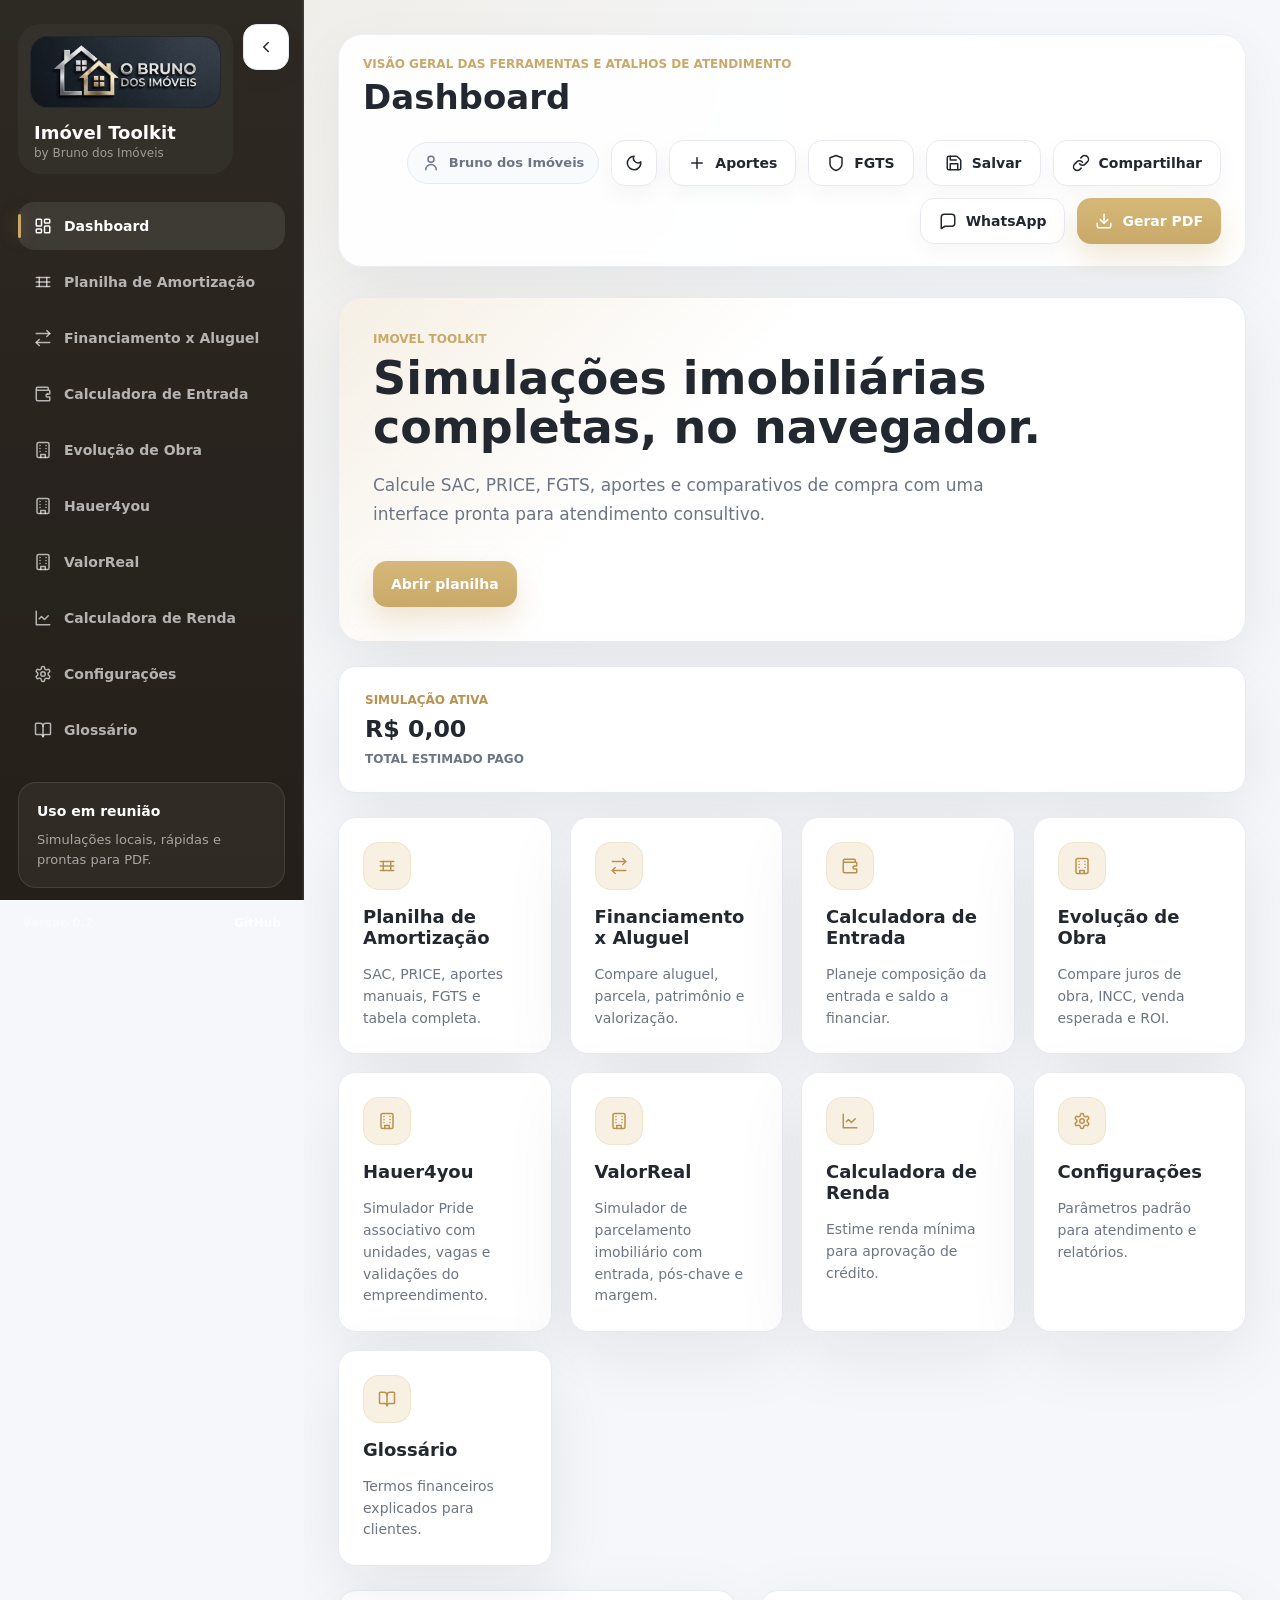
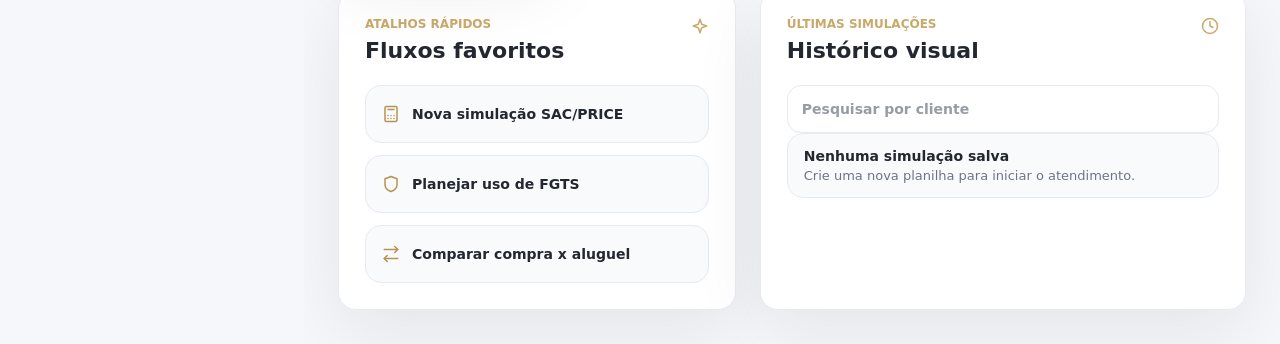
<file: index.html>
<!doctype html>
<html lang="pt-BR">
  <head>
    <meta charset="utf-8">
    <meta name="viewport" content="width=device-width, initial-scale=1">
    <title>Imovel Toolkit</title>
    <meta name="description" content="Plataforma web para simulações imobiliárias profissionais.">
    <link rel="icon" href="assets/logo.svg" type="image/svg+xml">
    <link rel="stylesheet" href="styles/main.css?v=construction-20260709c">
    <link rel="stylesheet" href="styles/dashboard.css?v=construction-20260709c">
    <link rel="stylesheet" href="styles/cards.css?v=construction-20260709c">
    <link rel="stylesheet" href="styles/modal.css?v=construction-20260709c">
    <link rel="stylesheet" href="styles/tables.css?v=construction-20260709c">
    <link rel="stylesheet" href="styles/buttons.css?v=construction-20260709c">
    <link rel="stylesheet" href="styles/print.css?v=construction-20260709c">
    <script src="assets/vendor/chart.umd.min.js" defer></script>
    <script src="assets/vendor/html2canvas.min.js" defer></script>
    <script src="assets/vendor/jspdf.umd.min.js" defer></script>
    <script type="module" src="scripts/app.js?v=construction-20260709c"></script>
  </head>
  <body>
    <div class="app-shell">
      <aside class="sidebar drawer" aria-label="Navegação principal" data-drawer>
        <div class="drawer-head">
          <a class="brand" href="#dashboard" data-route="dashboard" aria-label="Imóvel Toolkit">
            <span class="brand-media">
              <img src="assets/header.png" alt="O Bruno dos Imóveis">
            </span>
            <span class="brand-copy">
              <strong>Imóvel Toolkit</strong>
              <small>by Bruno dos Imóveis</small>
            </span>
          </a>
          <button class="icon-button drawer-toggle" type="button" data-drawer-toggle aria-label="Minimizar navegação" aria-expanded="true">
            <span class="icon" data-icon="chevron-left"></span>
          </button>
        </div>
        <nav class="nav-list">
          <a href="#dashboard" class="nav-link nav-item is-active" data-route="dashboard" data-tooltip="Dashboard" aria-label="Dashboard">
            <span class="icon" data-icon="dashboard"></span>
            <span class="nav-label">Dashboard</span>
          </a>
          <a href="#amortizacao" class="nav-link nav-item" data-route="amortizacao" data-tooltip="Planilha de Amortização" aria-label="Planilha de Amortização">
            <span class="icon" data-icon="table"></span>
            <span class="nav-label">Planilha de Amortização</span>
          </a>
          <a href="#aluguel" class="nav-link nav-item" data-route="aluguel" data-tooltip="Financiamento x Aluguel" aria-label="Financiamento x Aluguel">
            <span class="icon" data-icon="compare"></span>
            <span class="nav-label">Financiamento x Aluguel</span>
          </a>
          <a href="#entrada" class="nav-link nav-item" data-route="entrada" data-tooltip="Calculadora de Entrada" aria-label="Calculadora de Entrada">
            <span class="icon" data-icon="wallet"></span>
            <span class="nav-label">Calculadora de Entrada</span>
          </a>
          <a href="#construcao" class="nav-link nav-item" data-route="construcao" data-tooltip="Evolução de Obra" aria-label="Evolução de Obra">
            <span class="icon" data-icon="building"></span>
            <span class="nav-label">Evolução de Obra</span>
          </a>
          <a href="#hauer4you" class="nav-link nav-item" data-route="hauer4you" data-tooltip="Hauer4you" aria-label="Simulador Hauer4you">
            <span class="icon" data-icon="building"></span>
            <span class="nav-label">Hauer4you</span>
          </a>
          <a href="#valorreal" class="nav-link nav-item" data-route="valorreal" data-tooltip="ValorReal" aria-label="Simulador ValorReal">
            <span class="icon" data-icon="building"></span>
            <span class="nav-label">ValorReal</span>
          </a>
          <a href="#renda" class="nav-link nav-item" data-route="renda" data-tooltip="Calculadora de Renda" aria-label="Calculadora de Renda">
            <span class="icon" data-icon="income"></span>
            <span class="nav-label">Calculadora de Renda</span>
          </a>
          <a href="#configuracoes" class="nav-link nav-item" data-route="configuracoes" data-tooltip="Configurações" aria-label="Configurações">
            <span class="icon" data-icon="settings"></span>
            <span class="nav-label">Configurações</span>
          </a>
          <a href="#glossario" class="nav-link nav-item" data-route="glossario" data-tooltip="Glossário" aria-label="Glossário">
            <span class="icon" data-icon="book"></span>
            <span class="nav-label">Glossário</span>
          </a>
        </nav>
        <div class="sidebar-card">
          <strong>Uso em reunião</strong>
          <span>Simulações locais, rápidas e prontas para PDF.</span>
        </div>
        <footer class="sidebar-footer">
          <span>Versão 0.2</span>
          <a href="https://github.com/zaysauro/imovel-toolkit" target="_blank" rel="noreferrer">GitHub</a>
        </footer>
      </aside>
      <div class="drawer-overlay" data-drawer-overlay hidden></div>

      <main class="workspace main-content">
        <header class="topbar">
          <button class="icon-button mobile-menu" type="button" data-mobile-drawer-toggle aria-label="Abrir navegação" aria-expanded="false">
            <span class="icon" data-icon="menu"></span>
          </button>
          <div>
            <p class="caption" data-page-subtitle>Plataforma profissional para simulações imobiliárias</p>
            <h1 data-page-title>Dashboard</h1>
          </div>
          <div class="topbar-actions">
            <div class="broker-pill">
              <span class="icon" data-icon="user"></span>
              <span>Bruno dos Imóveis</span>
            </div>
            <button class="icon-button" type="button" data-theme-toggle aria-label="Alternar modo escuro">
              <span class="icon" data-icon="moon"></span>
            </button>
            <button class="button button-secondary" type="button" data-action="open-aportes">
              <span class="icon" data-icon="plus"></span>
              Aportes
            </button>
            <button class="button button-secondary" type="button" data-action="open-fgts">
              <span class="icon" data-icon="shield"></span>
              FGTS
            </button>
            <button class="button button-secondary" type="button" data-action="save-simulation">
              <span class="icon" data-icon="save"></span>
              Salvar
            </button>
            <button class="button button-secondary" type="button" data-action="share-simulation">
              <span class="icon" data-icon="link"></span>
              Compartilhar
            </button>
            <button class="button button-secondary" type="button" data-action="send-whatsapp">
              <span class="icon" data-icon="message"></span>
              WhatsApp
            </button>
            <button class="button button-primary" type="button" data-action="export-pdf">
              <span class="icon" data-icon="download"></span>
              Gerar PDF
            </button>
          </div>
        </header>

        <section class="page is-active" id="dashboard" data-page="dashboard">
          <div class="hero-grid">
            <article class="hero-panel">
              <div>
                <p class="caption">Imovel Toolkit</p>
                <h2>Simulações imobiliárias completas, no navegador.</h2>
                <p>Calcule SAC, PRICE, FGTS, aportes e comparativos de compra com uma interface pronta para atendimento consultivo.</p>
              </div>
              <button class="button button-primary" type="button" data-route-button="amortizacao">Abrir planilha</button>
            </article>
            <article class="snapshot-card">
              <span class="snapshot-label">Simulação ativa</span>
              <strong data-summary="totalPago">R$ 0,00</strong>
              <span>Total estimado pago</span>
            </article>
          </div>
          <div class="tool-grid" data-dashboard-cards></div>
          <section class="dashboard-plus-grid">
            <article class="panel quick-panel">
              <div class="panel-header">
                <div>
                  <p class="caption">Atalhos rápidos</p>
                  <h2>Fluxos favoritos</h2>
                </div>
                <span class="icon panel-icon" data-icon="sparkles"></span>
              </div>
              <div class="shortcut-list">
                <button class="shortcut-item" type="button" data-route-button="amortizacao">
                  <span class="icon" data-icon="calculator"></span>
                  Nova simulação SAC/PRICE
                </button>
                <button class="shortcut-item" type="button" data-action="open-fgts">
                  <span class="icon" data-icon="shield"></span>
                  Planejar uso de FGTS
                </button>
                <button class="shortcut-item" type="button" data-route-button="aluguel">
                  <span class="icon" data-icon="compare"></span>
                  Comparar compra x aluguel
                </button>
              </div>
            </article>
            <article class="panel simulations-panel">
              <div class="panel-header">
                <div>
                  <p class="caption">Últimas simulações</p>
                  <h2>Histórico visual</h2>
                </div>
                <span class="icon panel-icon" data-icon="clock"></span>
              </div>
              <input data-history-search placeholder="Pesquisar por cliente">
              <div class="simulation-list">
                <div><strong>Nenhuma simulação salva</strong><span>Crie uma nova planilha para iniciar o atendimento.</span></div>
              </div>
            </article>
          </section>
        </section>

        <section class="page" id="amortizacao" data-page="amortizacao">
          <section class="panel">
            <div class="panel-header">
              <div>
                <p class="caption">Planilha de amortização</p>
                <h2>Dados da simulação</h2>
              </div>
              <div class="schedule-status-row">
                <div class="status-chip" data-manual-status>Aportes inativos</div>
                <div class="status-chip" data-fgts-status>FGTS inativo</div>
              </div>
            </div>
            <form class="form-grid" data-amortization-form>
              <label>Nome do cliente<input name="cliente" placeholder="Digite o nome do cliente" autocomplete="name"></label>
              <label>Valor do imóvel<input name="valorImovel" inputmode="decimal" placeholder="0,00"></label>
              <label>Entrada<input name="entrada" inputmode="decimal" placeholder="0,00"></label>
              <label>Valor financiado<input name="valorFinanciado" inputmode="decimal" placeholder="0,00"></label>
              <label>Taxa anual (%)<input name="taxaAnual" inputmode="decimal" placeholder="0,00"></label>
              <label>Taxa mensal (%)<input name="taxaMensal" readonly></label>
              <label>Prazo em meses<input name="prazo" inputmode="numeric" placeholder="0"></label>
              <label>Sistema<select name="sistema"><option value="SAC">SAC</option><option value="PRICE">PRICE</option></select></label>
              <label>Objetivo da amortização<select name="objetivoAmortizacao"><option value="prazo">Reduzir prazo</option><option value="parcela">Reduzir parcela</option></select></label>
            </form>
          </section>

          <section class="summary-grid" data-summary-grid></section>

          <section class="analytics-grid">
            <article class="panel chart-panel">
              <div class="panel-header">
                <div>
                  <p class="caption">Evolução do saldo</p>
                  <h2>Original x amortizado</h2>
                </div>
              </div>
              <canvas id="balanceChart" height="130"></canvas>
            </article>
            <article class="panel stats-panel">
              <div class="panel-header">
                <div>
                  <p class="caption">Estatísticas</p>
                  <h2>Impacto da amortização</h2>
                </div>
              </div>
              <div class="stats-list" data-stats-list></div>
            </article>
          </section>

          <section class="panel table-panel">
            <div class="panel-header">
              <div>
                <p class="caption">Tabela completa</p>
                <h2>Parcelas mês a mês</h2>
              </div>
            </div>
            <div class="table-wrap">
              <table>
                <thead>
                  <tr>
                    <th>Nº</th>
                    <th>Restantes</th>
                    <th>Saldo inicial</th>
                    <th>Juros</th>
                    <th>Saldo c/ juros</th>
                    <th>Amortização</th>
                    <th>Parcela</th>
                    <th>Saldo final</th>
                    <th>Aporte manual</th>
                    <th>FGTS</th>
                    <th>Saldo corrigido</th>
                    <th>Nova parcela</th>
                    <th>Novo saldo</th>
                  </tr>
                </thead>
                <tbody data-amortization-body></tbody>
              </table>
            </div>
          </section>
        </section>

        <section class="page" id="aluguel" data-page="aluguel">
          <section class="panel">
            <div class="panel-header">
              <div>
                <p class="caption">Financiamento x Aluguel</p>
                <h2>Comparativo financeiro</h2>
              </div>
            </div>
            <form class="form-grid" data-rent-form>
              <label>Valor imóvel<input name="valorImovel" inputmode="decimal" placeholder="0,00"></label>
              <label>Entrada<input name="entrada" inputmode="decimal" placeholder="0,00"></label>
              <label>Valor financiado<input name="valorFinanciado" inputmode="decimal" placeholder="0,00"></label>
              <label>Prazo<input name="prazo" inputmode="numeric" placeholder="0"></label>
              <label>Taxa anual (%)<input name="taxaAnual" inputmode="decimal" placeholder="0,00"></label>
              <label>Aluguel inicial<input name="aluguelInicial" inputmode="decimal" placeholder="0,00"></label>
              <label>Reajuste anual aluguel (%)<input name="reajusteAnual" inputmode="decimal" placeholder="0,00"></label>
              <label>Valorização anual imóvel (%)<input name="valorizacaoAnual" inputmode="decimal" placeholder="0,00"></label>
              <label>Horizonte da análise (meses)<input name="horizonte" inputmode="numeric" placeholder="0"></label>
            </form>
          </section>
          <section class="summary-grid" data-rent-summary></section>
          <section class="panel chart-panel">
            <canvas id="rentChart" height="130"></canvas>
          </section>
        </section>

        <section class="page utility-page" id="entrada" data-page="entrada"></section>
        <section class="page utility-page" id="construcao" data-page="construcao"></section>
        <section class="page embedded-simulator-page" id="hauer4you" data-page="hauer4you">
          <iframe
            class="embedded-simulator-frame"
            src="hauer4you.html"
            title="Simulador Pride Hauer4you"
            loading="lazy"
          ></iframe>
        </section>
        <section class="page embedded-simulator-page" id="valorreal" data-page="valorreal">
          <iframe
            class="embedded-simulator-frame"
            src="valorreal.html"
            title="Simulador ValorReal"
            loading="lazy"
          ></iframe>
        </section>
        <section class="page utility-page" id="renda" data-page="renda"></section>
        <section class="page utility-page" id="configuracoes" data-page="configuracoes"></section>
        <section class="page utility-page" id="glossario" data-page="glossario"></section>
      </main>
    </div>

    <div class="modal-backdrop" data-modal="aportes" hidden>
      <section class="modal" role="dialog" aria-modal="true" aria-labelledby="aportes-title">
        <header class="modal-header">
          <h2 id="aportes-title">Aportes manuais</h2>
          <button class="icon-button" type="button" data-close-modal aria-label="Fechar"><span class="icon" data-icon="x"></span></button>
        </header>
        <form class="modal-body" data-schedule-form="manual">
          <label>Valor do aporte<input name="valor" inputmode="decimal" placeholder="0,00"></label>
          <label>Periodicidade<select name="periodicidade"><option value="1">Mensal</option><option value="6">Semestral</option><option value="12">Anual</option><option value="24">A cada 24 meses</option></select></label>
          <label>Primeiro aporte<input name="primeiroMes" inputmode="numeric" placeholder="0"></label>
          <label>Limitar até mês<input name="limiteMes" inputmode="numeric" placeholder="0"></label>
          <footer class="modal-actions">
            <button class="button button-secondary" type="button" data-clear-schedule="manual">Limpar</button>
            <button class="button button-primary" type="submit">Aplicar</button>
          </footer>
        </form>
      </section>
    </div>

    <div class="modal-backdrop" data-modal="fgts" hidden>
      <section class="modal" role="dialog" aria-modal="true" aria-labelledby="fgts-title">
        <header class="modal-header">
          <h2 id="fgts-title">Uso de FGTS</h2>
          <button class="icon-button" type="button" data-close-modal aria-label="Fechar"><span class="icon" data-icon="x"></span></button>
        </header>
        <form class="modal-body" data-schedule-form="fgts">
          <label>Valor<input name="valor" inputmode="decimal" placeholder="0,00"></label>
          <label>Periodicidade<select name="periodicidade"><option value="24" selected>A cada 24 meses</option><option value="12">Anual</option><option value="6">Semestral</option><option value="1">Mensal</option></select></label>
          <label>Primeiro mês<input name="primeiroMes" inputmode="numeric" placeholder="24"></label>
          <label>Limitar até mês<input name="limiteMes" inputmode="numeric" placeholder="0"></label>
          <footer class="modal-actions">
            <button class="button button-secondary" type="button" data-clear-schedule="fgts">Limpar</button>
            <button class="button button-primary" type="submit">Aplicar</button>
          </footer>
        </form>
      </section>
    </div>
  </body>
</html>
</file>
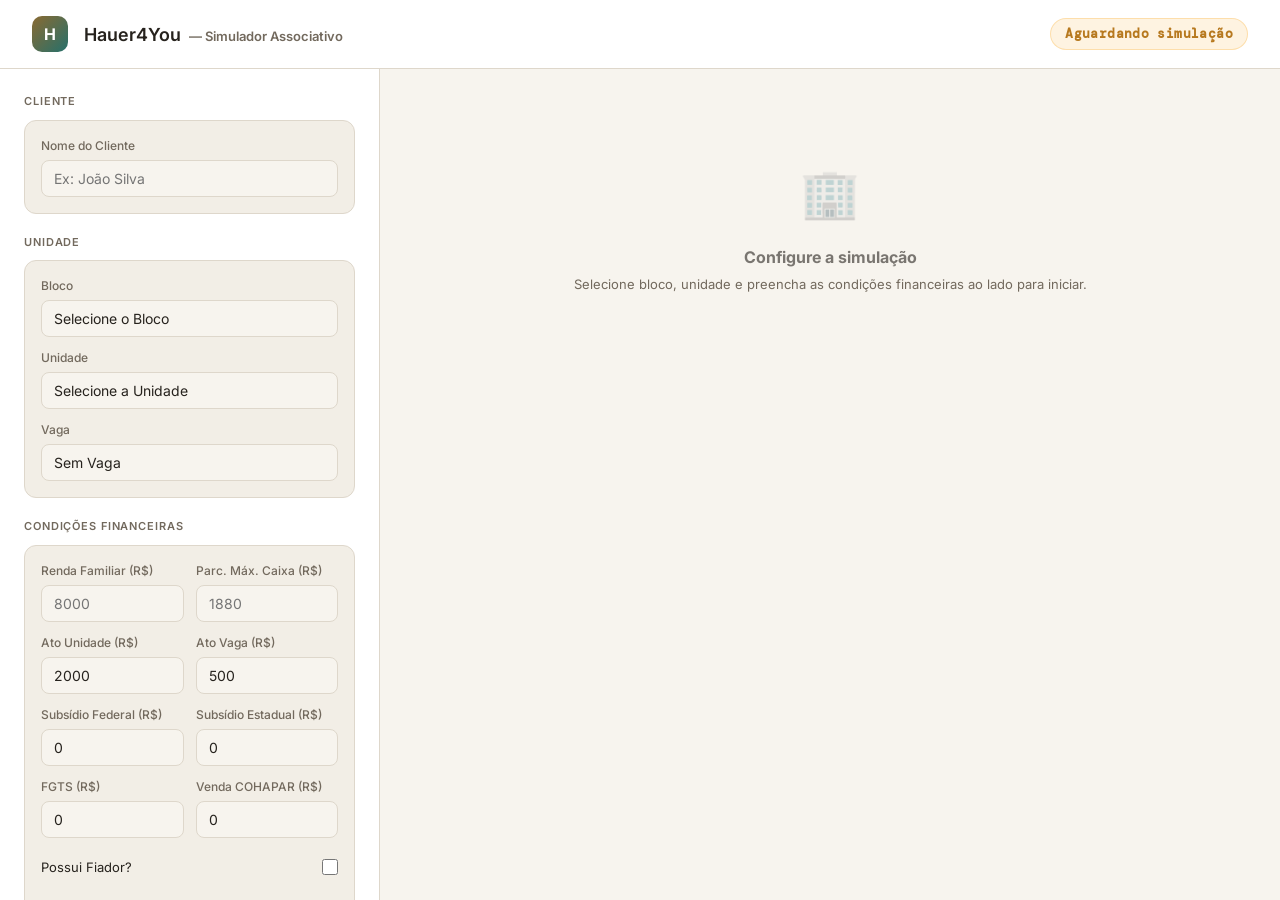
<file: hauer4you.html>
<!DOCTYPE html>
<html lang="pt-BR">
<head>
<meta charset="UTF-8">
<meta name="viewport" content="width=device-width, initial-scale=1.0">
<title>Simulador Hauer4You</title>
<style>
  @import url('https://fonts.googleapis.com/css2?family=Inter:wght@300;400;500;600;700&family=DM+Mono:wght@400;500&display=swap');

  :root {
    --bg: #f7f4ee;
    --surface: #ffffff;
    --surface2: #f2eee6;
    --border: #ded7cb;
    --accent: #8a6a32;
    --accent2: #26706b;
    --green: #178f55;
    --red: #d43f3a;
    --yellow: #b7791f;
    --text: #26221d;
    --muted: #72695d;
    --mono: 'DM Mono', monospace;
  }

  html[data-theme="dark"], body[data-theme="dark"] {
    --bg: #141312;
    --surface: #1f1c19;
    --surface2: #29241f;
    --border: #3b342d;
    --accent: #d6b76d;
    --accent2: #73b7ad;
    --green: #45c47f;
    --red: #ff6b64;
    --yellow: #f2b84b;
    --text: #f5efe5;
    --muted: #b5aa9b;
  }

  * { box-sizing: border-box; margin: 0; padding: 0; }

  body {
    font-family: 'Inter', sans-serif;
    background: var(--bg);
    color: var(--text);
    min-height: 100vh;
    font-size: 14px;
    line-height: 1.5;
  }

  header {
    background: var(--surface);
    border-bottom: 1px solid var(--border);
    padding: 16px 32px;
    display: flex;
    align-items: center;
    gap: 16px;
    position: sticky;
    top: 0;
    z-index: 100;
  }

  .logo-badge {
    background: linear-gradient(135deg, var(--accent), var(--accent2));
    width: 36px; height: 36px;
    border-radius: 10px;
    display: flex; align-items: center; justify-content: center;
    font-weight: 700; font-size: 16px; color: white;
    flex-shrink: 0;
  }

  header h1 { font-size: 18px; font-weight: 600; }
  header span { color: var(--muted); font-size: 13px; margin-left: 4px; }

  .status-pill {
    margin-left: auto;
    padding: 5px 14px;
    border-radius: 99px;
    font-size: 13px;
    font-weight: 600;
    font-family: var(--mono);
    letter-spacing: 0.03em;
  }
  .status-pill.aprovado { background: rgba(34,197,94,.15); color: var(--green); border: 1px solid rgba(34,197,94,.3); }
  .status-pill.reprovado { background: rgba(239,68,68,.15); color: var(--red); border: 1px solid rgba(239,68,68,.3); }
  .status-pill.pendente { background: rgba(245,158,11,.12); color: var(--yellow); border: 1px solid rgba(245,158,11,.25); }

  .layout {
    display: grid;
    grid-template-columns: 380px 1fr;
    min-height: calc(100vh - 69px);
  }

  .sidebar {
    background: var(--surface);
    border-right: 1px solid var(--border);
    padding: 24px;
    overflow-y: auto;
    max-height: calc(100vh - 69px);
    position: sticky;
    top: 69px;
    display: flex;
    flex-direction: column;
    gap: 20px;
  }

  .main {
    padding: 28px 32px;
    overflow-y: auto;
  }

  .section-label {
    font-size: 11px;
    font-weight: 600;
    text-transform: uppercase;
    letter-spacing: 0.08em;
    color: var(--muted);
    margin-bottom: 10px;
  }

  .card {
    background: var(--surface2);
    border: 1px solid var(--border);
    border-radius: 12px;
    padding: 16px;
  }

  .field-group { display: flex; flex-direction: column; gap: 12px; }

  .field label {
    display: block;
    font-size: 12px;
    font-weight: 500;
    color: var(--muted);
    margin-bottom: 5px;
  }

  .field input, .field select {
    width: 100%;
    background: var(--bg);
    border: 1px solid var(--border);
    border-radius: 8px;
    padding: 9px 12px;
    color: var(--text);
    font-size: 14px;
    font-family: 'Inter', sans-serif;
    outline: none;
    transition: border-color .15s;
    appearance: none;
  }

  .field input:focus, .field select:focus {
    border-color: var(--accent);
    box-shadow: 0 0 0 3px rgba(79,142,247,.12);
  }

  .field-row { display: grid; grid-template-columns: 1fr 1fr; gap: 12px; }

  .sim-btn {
    width: 100%;
    padding: 12px;
    background: linear-gradient(135deg, var(--accent), var(--accent2));
    color: white;
    font-weight: 600;
    font-size: 14px;
    border: none;
    border-radius: 10px;
    cursor: pointer;
    transition: opacity .15s, transform .1s;
  }
  .sim-btn:hover { opacity: .9; transform: translateY(-1px); }
  .sim-btn:active { transform: translateY(0); }

  /* Results */
  .results-grid {
    display: grid;
    grid-template-columns: repeat(auto-fit, minmax(200px, 1fr));
    gap: 14px;
    margin-bottom: 24px;
  }

  .stat-card {
    background: var(--surface);
    border: 1px solid var(--border);
    border-radius: 12px;
    padding: 16px;
  }

  .stat-card .stat-label {
    font-size: 11px;
    color: var(--muted);
    font-weight: 500;
    text-transform: uppercase;
    letter-spacing: 0.06em;
    margin-bottom: 6px;
  }

  .stat-card .stat-val {
    font-size: 22px;
    font-weight: 700;
    font-family: var(--mono);
    color: var(--text);
  }

  .stat-card .stat-val.green { color: var(--green); }
  .stat-card .stat-val.blue { color: var(--accent); }
  .stat-card .stat-val.yellow { color: var(--yellow); }
  .stat-card .stat-val.red { color: var(--red); }

  .stat-card .stat-sub {
    font-size: 12px;
    color: var(--muted);
    margin-top: 3px;
  }

  /* Table */
  .table-wrap {
    background: var(--surface);
    border: 1px solid var(--border);
    border-radius: 12px;
    overflow: hidden;
    margin-bottom: 24px;
  }

  .table-header {
    padding: 14px 18px;
    border-bottom: 1px solid var(--border);
    font-size: 13px;
    font-weight: 600;
    display: flex;
    align-items: center;
    gap: 8px;
  }

  .table-header .dot {
    width: 8px; height: 8px;
    border-radius: 50%;
    background: var(--accent);
  }

  table { width: 100%; border-collapse: collapse; }

  th {
    text-align: left;
    font-size: 11px;
    font-weight: 600;
    color: var(--muted);
    text-transform: uppercase;
    letter-spacing: 0.06em;
    padding: 10px 16px;
    border-bottom: 1px solid var(--border);
    background: var(--surface2);
  }

  td {
    padding: 10px 16px;
    font-size: 13px;
    border-bottom: 1px solid color-mix(in srgb, var(--border) 62%, transparent);
    font-family: var(--mono);
  }

  tr:last-child td { border-bottom: none; }
  tr:hover td { background: color-mix(in srgb, var(--accent) 8%, transparent); }

  .td-label { font-family: 'Inter', sans-serif; color: var(--muted); font-size: 12px; }

  /* Motivos */
  .motivos-list {
    display: flex;
    flex-direction: column;
    gap: 8px;
    padding: 16px 18px;
  }

  .motivo-item {
    display: flex;
    align-items: center;
    gap: 10px;
    font-size: 13px;
    padding: 9px 12px;
    border-radius: 8px;
    background: rgba(239,68,68,.06);
    border: 1px solid rgba(239,68,68,.15);
    color: #fca5a5;
  }

  .motivo-item::before {
    content: '✕';
    color: var(--red);
    font-weight: 700;
    font-size: 11px;
    flex-shrink: 0;
  }

  .motivo-ok {
    background: rgba(34,197,94,.06);
    border-color: rgba(34,197,94,.15);
    color: #86efac;
  }

  .motivo-ok::before { content: '✓'; color: var(--green); }

  /* Comp renda */
  .comp-bar-wrap {
    margin-top: 4px;
  }

  .comp-bar-track {
    height: 6px;
    background: var(--border);
    border-radius: 99px;
    overflow: hidden;
    margin-top: 4px;
  }

  .comp-bar-fill {
    height: 100%;
    border-radius: 99px;
    transition: width .4s ease;
  }

  /* Parcelamento groups */
  .grupos-grid {
    display: grid;
    grid-template-columns: repeat(5, 1fr);
    gap: 10px;
    margin-bottom: 24px;
  }

  .grupo-card {
    background: var(--surface);
    border: 1px solid var(--border);
    border-radius: 10px;
    padding: 14px;
    text-align: center;
  }

  .grupo-card .g-label {
    font-size: 11px;
    color: var(--muted);
    font-weight: 600;
    text-transform: uppercase;
    letter-spacing: 0.06em;
    margin-bottom: 6px;
  }

  .grupo-card .g-val {
    font-size: 16px;
    font-weight: 700;
    font-family: var(--mono);
    color: var(--accent);
  }

  .grupo-card .g-parcelas {
    font-size: 11px;
    color: var(--muted);
    margin-top: 3px;
  }

  .grupo-card.g-inactive .g-val { color: var(--muted); }

  /* Empty state */
  .empty {
    text-align: center;
    padding: 60px 20px;
    color: var(--muted);
  }

  .empty .empty-icon {
    font-size: 48px;
    margin-bottom: 16px;
    opacity: .4;
  }

  .empty h3 { font-size: 16px; color: var(--text); opacity: .6; margin-bottom: 6px; }
  .empty p { font-size: 13px; }

  /* checkbox-like toggle */
  .toggle-row {
    display: flex;
    align-items: center;
    justify-content: space-between;
    padding: 8px 0;
  }

  .toggle-row label { font-size: 13px; color: var(--text); cursor: pointer; }

  input[type=checkbox] { width: 16px; height: 16px; accent-color: var(--accent); cursor: pointer; }

  /* pride section */
  .pride-card {
    background: linear-gradient(135deg, color-mix(in srgb, var(--accent) 10%, transparent), color-mix(in srgb, var(--accent2) 10%, transparent));
    border: 1px solid color-mix(in srgb, var(--accent) 24%, transparent);
    border-radius: 12px;
    padding: 16px;
    margin-bottom: 12px;
  }

  .pride-title {
    font-size: 13px;
    font-weight: 600;
    color: var(--accent);
    margin-bottom: 12px;
  }

  .pride-grid { display: grid; grid-template-columns: 1fr 1fr; gap: 8px; }

  .pride-item .p-label { font-size: 11px; color: var(--muted); }
  .pride-item .p-val { font-size: 14px; font-weight: 600; font-family: var(--mono); }

  /* Divider */
  .divider { height: 1px; background: var(--border); margin: 4px 0; }

  /* Nota de rodapé */
  .nota {
    background: rgba(245,158,11,.06);
    border: 1px solid rgba(245,158,11,.2);
    border-radius: 8px;
    padding: 10px 14px;
    font-size: 12px;
    color: #fcd34d;
    margin-top: 4px;
  }

  /* Scrollbar */
  ::-webkit-scrollbar { width: 6px; }
  ::-webkit-scrollbar-track { background: transparent; }
  ::-webkit-scrollbar-thumb { background: var(--border); border-radius: 3px; }

  @media (max-width: 900px) {
    .layout { grid-template-columns: 1fr; }
    .sidebar { position: static; max-height: none; }
    .grupos-grid { grid-template-columns: repeat(3, 1fr); }
    header h1 { font-size: 16px; }
  }
</style>
</head>
<body>

<header>
  <div class="logo-badge">H</div>
  <div>
    <h1>Hauer4You <span>— Simulador Associativo</span></h1>
  </div>
  <div class="status-pill pendente" id="globalStatus">Aguardando simulação</div>
</header>

<div class="layout">
  <!-- SIDEBAR: Inputs -->
  <aside class="sidebar">
    <div>
      <div class="section-label">Cliente</div>
      <div class="card field-group">
        <div class="field">
          <label>Nome do Cliente</label>
          <input type="text" id="cliente" placeholder="Ex: João Silva">
        </div>
      </div>
    </div>

    <div>
      <div class="section-label">Unidade</div>
      <div class="card field-group">
        <div class="field">
          <label>Bloco</label>
          <select id="bloco" onchange="updateUnidades()">
            <option value="">Selecione o Bloco</option>
          </select>
        </div>
        <div class="field">
          <label>Unidade</label>
          <select id="unidade" onchange="onUnidadeChange()">
            <option value="">Selecione a Unidade</option>
          </select>
        </div>
        <div class="field">
          <label>Vaga</label>
          <select id="vaga" onchange="simulate()">
            <option value="">Sem Vaga</option>
          </select>
        </div>
        <div id="unitInfo" style="display:none">
          <div style="display:flex;gap:12px;margin-top:4px">
            <div style="flex:1">
              <div style="font-size:11px;color:var(--muted);margin-bottom:2px">Tipologia</div>
              <div style="font-size:13px;font-weight:600" id="tipLabel">—</div>
            </div>
            <div style="flex:1">
              <div style="font-size:11px;color:var(--muted);margin-bottom:2px">Valor Unidade</div>
              <div style="font-size:13px;font-weight:700;font-family:var(--mono);color:var(--accent)" id="valorLabel">—</div>
            </div>
          </div>
        </div>
      </div>
    </div>

    <div>
      <div class="section-label">Condições Financeiras</div>
      <div class="card field-group">
        <div class="field-row">
          <div class="field">
            <label>Renda Familiar (R$)</label>
            <input type="number" id="renda" placeholder="8000" value="" onchange="simulate()">
          </div>
          <div class="field">
            <label>Parc. Máx. Caixa (R$)</label>
            <input type="number" id="parcelaCaixa" placeholder="1880" value="" onchange="simulate()">
          </div>
        </div>
        <div class="field-row">
          <div class="field">
            <label>Ato Unidade (R$)</label>
            <input type="number" id="atoUnidade" placeholder="2000" value="2000" onchange="simulate()">
          </div>
          <div class="field">
            <label>Ato Vaga (R$)</label>
            <input type="number" id="atoVaga" placeholder="500" value="500" onchange="simulate()">
          </div>
        </div>
        <div class="field-row">
          <div class="field">
            <label>Subsídio Federal (R$)</label>
            <input type="number" id="subsidioFederal" placeholder="0" value="0" onchange="simulate()">
          </div>
          <div class="field">
            <label>Subsídio Estadual (R$)</label>
            <input type="number" id="subsidioEstadual" placeholder="0" value="0" onchange="simulate()">
          </div>
        </div>
        <div class="field-row">
          <div class="field">
            <label>FGTS (R$)</label>
            <input type="number" id="fgts" placeholder="0" value="0" onchange="simulate()">
          </div>
          <div class="field">
            <label>Venda COHAPAR (R$)</label>
            <input type="number" id="cohapar" placeholder="0" value="0" onchange="simulate()">
          </div>
        </div>
        <div class="toggle-row">
          <label for="temFiador">Possui Fiador?</label>
          <input type="checkbox" id="temFiador" onchange="simulate()">
        </div>
        <div class="toggle-row">
          <label for="docGratuita">Documentação Gratuita?</label>
          <input type="checkbox" id="docGratuita" checked onchange="simulate()">
        </div>
      </div>
    </div>

    <div>
      <div class="section-label">Parcelamento Durante Obra</div>
      <div class="card field-group">
        <div class="field">
          <label>Nº de Parcelas (máx. 60)</label>
          <input type="number" id="numParcelas" placeholder="46" min="1" max="60" value="46" onchange="simulate()">
        </div>
        <div class="field">
          <label>Data da 1ª Parcela</label>
          <input type="date" id="dataParcela" onchange="simulate()">
        </div>
        <div style="font-size:12px;color:var(--muted);padding:4px 2px">
          Balões anuais (até 80% da renda)
        </div>
        <div class="field-row">
          <div class="field">
            <label>Balão 1 (R$)</label>
            <input type="number" id="balao1" placeholder="0" value="" onchange="simulate()">
          </div>
          <div class="field">
            <label>Balão 2 (R$)</label>
            <input type="number" id="balao2" placeholder="0" value="" onchange="simulate()">
          </div>
        </div>
      </div>
    </div>

    <div>
      <div class="section-label">Simulador Pride (Pós-Obra)</div>
      <div class="card field-group">
        <div class="field-row">
          <div class="field">
            <label>Financiamento (R$)</label>
            <input type="number" id="financiamento" placeholder="259200" value="" onchange="simulate()">
          </div>
          <div class="field">
            <label>Parcelas Pós-Obra</label>
            <input type="number" id="parcelasPosObra" placeholder="14" value="14" min="1" max="60" onchange="simulate()">
          </div>
        </div>
      </div>
    </div>

    <button class="sim-btn" onclick="simulate()">▶ Simular</button>

    <div class="nota">
      Parcelas durante obra corrigidas pelo INCC. Pós-obra: 1% a.m. + IPCA. Esta simulação não contempla reajustes.
    </div>
  </aside>

  <!-- MAIN: Results -->
  <main class="main" id="mainContent">
    <div class="empty">
      <div class="empty-icon">🏢</div>
      <h3>Configure a simulação</h3>
      <p>Selecione bloco, unidade e preencha as condições financeiras ao lado para iniciar.</p>
    </div>
  </main>
</div>

<script>
// ─── DATA ───────────────────────────────────────────────────────────────────
const UNITS = [{"bloco":"BLOCO 01","unidade":"B01.101","valor":326700,"avaliacao":320000,"disponivel":true,"tipologia":"1Q - Garden"},{"bloco":"BLOCO 01","unidade":"B01.102","valor":374900,"avaliacao":365000,"disponivel":true,"tipologia":"2Q - Garden - Adapt"},{"bloco":"BLOCO 01","unidade":"B01.103","valor":369300,"avaliacao":346000,"disponivel":true,"tipologia":"2Q - Varanda - Garden"},{"bloco":"BLOCO 01","unidade":"B01.104","valor":373600,"avaliacao":346000,"disponivel":true,"tipologia":"2Q - Varanda - Garden"},{"bloco":"BLOCO 01","unidade":"B01.105","valor":378700,"avaliacao":365000,"disponivel":true,"tipologia":"2Q - Garden - Adapt"},{"bloco":"BLOCO 01","unidade":"B01.106","valor":330500,"avaliacao":320000,"disponivel":true,"tipologia":"1Q - Garden"},{"bloco":"BLOCO 01","unidade":"B01.107","valor":330500,"avaliacao":320000,"disponivel":true,"tipologia":"1Q - Garden"},{"bloco":"BLOCO 01","unidade":"B01.108","valor":378700,"avaliacao":365000,"disponivel":true,"tipologia":"2Q - Garden - Adapt"},{"bloco":"BLOCO 01","unidade":"B01.109","valor":373600,"avaliacao":346000,"disponivel":true,"tipologia":"2Q - Varanda - Garden"},{"bloco":"BLOCO 01","unidade":"B01.110","valor":369300,"avaliacao":346000,"disponivel":true,"tipologia":"2Q - Varanda - Garden"},{"bloco":"BLOCO 01","unidade":"B01.111","valor":374900,"avaliacao":365000,"disponivel":true,"tipologia":"2Q - Garden - Adapt"},{"bloco":"BLOCO 01","unidade":"B01.112","valor":326700,"avaliacao":320000,"disponivel":true,"tipologia":"1Q - Garden"},{"bloco":"BLOCO 01","unidade":"B01.201","valor":313200,"avaliacao":310000,"disponivel":true,"tipologia":"1Q"},{"bloco":"BLOCO 01","unidade":"B01.202","valor":325700,"avaliacao":324000,"disponivel":true,"tipologia":"2Q"},{"bloco":"BLOCO 01","unidade":"B01.203","valor":360600,"avaliacao":376000,"disponivel":true,"tipologia":"2Q - Sacada"},{"bloco":"BLOCO 01","unidade":"B01.204","valor":364900,"avaliacao":376000,"disponivel":true,"tipologia":"2Q - Sacada"},{"bloco":"BLOCO 01","unidade":"B01.205","valor":329500,"avaliacao":324000,"disponivel":true,"tipologia":"2Q"},{"bloco":"BLOCO 01","unidade":"B01.206","valor":316900,"avaliacao":310000,"disponivel":true,"tipologia":"1Q"},{"bloco":"BLOCO 01","unidade":"B01.207","valor":316900,"avaliacao":310000,"disponivel":true,"tipologia":"1Q"},{"bloco":"BLOCO 01","unidade":"B01.208","valor":329500,"avaliacao":324000,"disponivel":true,"tipologia":"2Q"},{"bloco":"BLOCO 01","unidade":"B01.209","valor":364900,"avaliacao":376000,"disponivel":true,"tipologia":"2Q - Sacada"},{"bloco":"BLOCO 01","unidade":"B01.210","valor":360600,"avaliacao":376000,"disponivel":true,"tipologia":"2Q - Sacada"},{"bloco":"BLOCO 01","unidade":"B01.211","valor":325700,"avaliacao":324000,"disponivel":true,"tipologia":"2Q"},{"bloco":"BLOCO 01","unidade":"B01.212","valor":313200,"avaliacao":310000,"disponivel":true,"tipologia":"1Q"},{"bloco":"BLOCO 01","unidade":"B01.301","valor":313200,"avaliacao":310000,"disponivel":true,"tipologia":"1Q"},{"bloco":"BLOCO 01","unidade":"B01.302","valor":325700,"avaliacao":324000,"disponivel":true,"tipologia":"2Q"},{"bloco":"BLOCO 01","unidade":"B01.303","valor":360600,"avaliacao":376000,"disponivel":true,"tipologia":"2Q - Sacada"},{"bloco":"BLOCO 01","unidade":"B01.304","valor":364900,"avaliacao":376000,"disponivel":true,"tipologia":"2Q - Sacada"},{"bloco":"BLOCO 01","unidade":"B01.305","valor":329500,"avaliacao":324000,"disponivel":true,"tipologia":"2Q"},{"bloco":"BLOCO 01","unidade":"B01.306","valor":316900,"avaliacao":310000,"disponivel":true,"tipologia":"1Q"},{"bloco":"BLOCO 01","unidade":"B01.307","valor":316900,"avaliacao":310000,"disponivel":true,"tipologia":"1Q"},{"bloco":"BLOCO 01","unidade":"B01.308","valor":329500,"avaliacao":324000,"disponivel":true,"tipologia":"2Q"},{"bloco":"BLOCO 01","unidade":"B01.309","valor":364900,"avaliacao":376000,"disponivel":true,"tipologia":"2Q - Sacada"},{"bloco":"BLOCO 01","unidade":"B01.310","valor":360600,"avaliacao":376000,"disponivel":true,"tipologia":"2Q - Sacada"},{"bloco":"BLOCO 01","unidade":"B01.311","valor":325700,"avaliacao":324000,"disponivel":true,"tipologia":"2Q"},{"bloco":"BLOCO 01","unidade":"B01.312","valor":313200,"avaliacao":310000,"disponivel":true,"tipologia":"1Q"},{"bloco":"BLOCO 01","unidade":"B01.401","valor":310100,"avaliacao":310000,"disponivel":true,"tipologia":"1Q"},{"bloco":"BLOCO 01","unidade":"B01.402","valor":322500,"avaliacao":324000,"disponivel":true,"tipologia":"2Q"},{"bloco":"BLOCO 01","unidade":"B01.403","valor":357100,"avaliacao":376000,"disponivel":true,"tipologia":"2Q - Sacada"},{"bloco":"BLOCO 01","unidade":"B01.404","valor":361400,"avaliacao":376000,"disponivel":true,"tipologia":"2Q - Sacada"},{"bloco":"BLOCO 01","unidade":"B01.405","valor":326300,"avaliacao":324000,"disponivel":true,"tipologia":"2Q"},{"bloco":"BLOCO 01","unidade":"B01.406","valor":313800,"avaliacao":310000,"disponivel":true,"tipologia":"1Q"},{"bloco":"BLOCO 01","unidade":"B01.407","valor":313800,"avaliacao":310000,"disponivel":true,"tipologia":"1Q"},{"bloco":"BLOCO 01","unidade":"B01.408","valor":326300,"avaliacao":324000,"disponivel":true,"tipologia":"2Q"},{"bloco":"BLOCO 01","unidade":"B01.409","valor":361400,"avaliacao":376000,"disponivel":true,"tipologia":"2Q - Sacada"},{"bloco":"BLOCO 01","unidade":"B01.410","valor":357100,"avaliacao":376000,"disponivel":true,"tipologia":"2Q - Sacada"},{"bloco":"BLOCO 01","unidade":"B01.411","valor":322500,"avaliacao":324000,"disponivel":true,"tipologia":"2Q"},{"bloco":"BLOCO 01","unidade":"B01.412","valor":310100,"avaliacao":310000,"disponivel":true,"tipologia":"1Q"},{"bloco":"BLOCO 02","unidade":"B02.101","valor":309200,"avaliacao":320000,"disponivel":true,"tipologia":"1Q - Garden"},{"bloco":"BLOCO 02","unidade":"B02.102","valor":358700,"avaliacao":365000,"disponivel":true,"tipologia":"2Q - Garden - Adapt"},{"bloco":"BLOCO 02","unidade":"B02.103","valor":358000,"avaliacao":346000,"disponivel":true,"tipologia":"2Q - Varanda - Garden"},{"bloco":"BLOCO 02","unidade":"B02.104","valor":364900,"avaliacao":346000,"disponivel":true,"tipologia":"2Q - Varanda - Garden"},{"bloco":"BLOCO 02","unidade":"B02.105","valor":338900,"avaliacao":336000,"disponivel":true,"tipologia":"2Q - Garden"},{"bloco":"BLOCO 02","unidade":"B02.106","valor":315000,"avaliacao":320000,"disponivel":true,"tipologia":"1Q - Garden"},{"bloco":"BLOCO 02","unidade":"B02.107","valor":315000,"avaliacao":320000,"disponivel":true,"tipologia":"1Q - Garden"},{"bloco":"BLOCO 02","unidade":"B02.108","valor":338900,"avaliacao":336000,"disponivel":true,"tipologia":"2Q - Garden"},{"bloco":"BLOCO 02","unidade":"B02.109","valor":364900,"avaliacao":346000,"disponivel":true,"tipologia":"2Q - Varanda - Garden"},{"bloco":"BLOCO 02","unidade":"B02.110","valor":358000,"avaliacao":346000,"disponivel":true,"tipologia":"2Q - Varanda - Garden"},{"bloco":"BLOCO 02","unidade":"B02.111","valor":358700,"avaliacao":365000,"disponivel":true,"tipologia":"2Q - Garden - Adapt"},{"bloco":"BLOCO 02","unidade":"B02.112","valor":309200,"avaliacao":320000,"disponivel":true,"tipologia":"1Q - Garden"},{"bloco":"BLOCO 02","unidade":"B02.201","valor":295500,"avaliacao":310000,"disponivel":true,"tipologia":"1Q"},{"bloco":"BLOCO 02","unidade":"B02.202","valor":312500,"avaliacao":324000,"disponivel":true,"tipologia":"2Q"},{"bloco":"BLOCO 02","unidade":"B02.203","valor":349300,"avaliacao":376000,"disponivel":true,"tipologia":"2Q - Sacada"},{"bloco":"BLOCO 02","unidade":"B02.204","valor":356200,"avaliacao":376000,"disponivel":true,"tipologia":"2Q - Sacada"},{"bloco":"BLOCO 02","unidade":"B02.205","valor":318600,"avaliacao":324000,"disponivel":true,"tipologia":"2Q"},{"bloco":"BLOCO 02","unidade":"B02.206","valor":301400,"avaliacao":310000,"disponivel":true,"tipologia":"1Q"},{"bloco":"BLOCO 02","unidade":"B02.207","valor":301400,"avaliacao":310000,"disponivel":true,"tipologia":"1Q"},{"bloco":"BLOCO 02","unidade":"B02.208","valor":318600,"avaliacao":324000,"disponivel":true,"tipologia":"2Q"},{"bloco":"BLOCO 02","unidade":"B02.209","valor":356200,"avaliacao":376000,"disponivel":true,"tipologia":"2Q - Sacada"},{"bloco":"BLOCO 02","unidade":"B02.210","valor":349300,"avaliacao":376000,"disponivel":true,"tipologia":"2Q - Sacada"},{"bloco":"BLOCO 02","unidade":"B02.211","valor":312500,"avaliacao":324000,"disponivel":true,"tipologia":"2Q"},{"bloco":"BLOCO 02","unidade":"B02.212","valor":295500,"avaliacao":310000,"disponivel":true,"tipologia":"1Q"},{"bloco":"BLOCO 02","unidade":"B02.301","valor":295500,"avaliacao":310000,"disponivel":true,"tipologia":"1Q"},{"bloco":"BLOCO 02","unidade":"B02.302","valor":312500,"avaliacao":324000,"disponivel":true,"tipologia":"2Q"},{"bloco":"BLOCO 02","unidade":"B02.303","valor":349300,"avaliacao":376000,"disponivel":true,"tipologia":"2Q - Sacada"},{"bloco":"BLOCO 02","unidade":"B02.304","valor":356200,"avaliacao":376000,"disponivel":true,"tipologia":"2Q - Sacada"},{"bloco":"BLOCO 02","unidade":"B02.305","valor":318600,"avaliacao":324000,"disponivel":true,"tipologia":"2Q"},{"bloco":"BLOCO 02","unidade":"B02.306","valor":301400,"avaliacao":310000,"disponivel":true,"tipologia":"1Q"},{"bloco":"BLOCO 02","unidade":"B02.307","valor":301400,"avaliacao":310000,"disponivel":true,"tipologia":"1Q"},{"bloco":"BLOCO 02","unidade":"B02.308","valor":318600,"avaliacao":324000,"disponivel":true,"tipologia":"2Q"},{"bloco":"BLOCO 02","unidade":"B02.309","valor":356200,"avaliacao":376000,"disponivel":true,"tipologia":"2Q - Sacada"},{"bloco":"BLOCO 02","unidade":"B02.310","valor":349300,"avaliacao":376000,"disponivel":true,"tipologia":"2Q - Sacada"},{"bloco":"BLOCO 02","unidade":"B02.311","valor":312500,"avaliacao":324000,"disponivel":true,"tipologia":"2Q"},{"bloco":"BLOCO 02","unidade":"B02.312","valor":295500,"avaliacao":310000,"disponivel":true,"tipologia":"1Q"},{"bloco":"BLOCO 02","unidade":"B02.401","valor":292600,"avaliacao":310000,"disponivel":true,"tipologia":"1Q"},{"bloco":"BLOCO 02","unidade":"B02.402","valor":309400,"avaliacao":324000,"disponivel":true,"tipologia":"2Q"},{"bloco":"BLOCO 02","unidade":"B02.403","valor":345800,"avaliacao":376000,"disponivel":true,"tipologia":"2Q - Sacada"},{"bloco":"BLOCO 02","unidade":"B02.404","valor":352700,"avaliacao":376000,"disponivel":true,"tipologia":"2Q - Sacada"},{"bloco":"BLOCO 02","unidade":"B02.405","valor":315500,"avaliacao":324000,"disponivel":true,"tipologia":"2Q"},{"bloco":"BLOCO 02","unidade":"B02.406","valor":298500,"avaliacao":310000,"disponivel":true,"tipologia":"1Q"},{"bloco":"BLOCO 02","unidade":"B02.407","valor":298500,"avaliacao":310000,"disponivel":true,"tipologia":"1Q"},{"bloco":"BLOCO 02","unidade":"B02.408","valor":315500,"avaliacao":324000,"disponivel":true,"tipologia":"2Q"},{"bloco":"BLOCO 02","unidade":"B02.409","valor":352700,"avaliacao":376000,"disponivel":true,"tipologia":"2Q - Sacada"},{"bloco":"BLOCO 02","unidade":"B02.410","valor":345800,"avaliacao":376000,"disponivel":true,"tipologia":"2Q - Sacada"},{"bloco":"BLOCO 02","unidade":"B02.411","valor":309400,"avaliacao":324000,"disponivel":true,"tipologia":"2Q"},{"bloco":"BLOCO 02","unidade":"B02.412","valor":292600,"avaliacao":310000,"disponivel":true,"tipologia":"1Q"},{"bloco":"BLOCO 03","unidade":"B03.101","valor":300300,"avaliacao":320000,"disponivel":true,"tipologia":"1Q - Garden"},{"bloco":"BLOCO 03","unidade":"B03.102","valor":326800,"avaliacao":336000,"disponivel":true,"tipologia":"2Q - Garden"},{"bloco":"BLOCO 03","unidade":"B03.103","valor":348100,"avaliacao":346000,"disponivel":true,"tipologia":"2Q - Varanda - Garden"},{"bloco":"BLOCO 03","unidade":"B03.104","valor":354800,"avaliacao":346000,"disponivel":true,"tipologia":"2Q - Varanda - Garden"},{"bloco":"BLOCO 03","unidade":"B03.105","valor":332800,"avaliacao":336000,"disponivel":true,"tipologia":"2Q - Garden"},{"bloco":"BLOCO 03","unidade":"B03.106","valor":305900,"avaliacao":320000,"disponivel":true,"tipologia":"1Q - Garden"},{"bloco":"BLOCO 03","unidade":"B03.107","valor":305900,"avaliacao":320000,"disponivel":true,"tipologia":"1Q - Garden"},{"bloco":"BLOCO 03","unidade":"B03.108","valor":332800,"avaliacao":336000,"disponivel":true,"tipologia":"2Q - Garden"},{"bloco":"BLOCO 03","unidade":"B03.109","valor":354800,"avaliacao":346000,"disponivel":true,"tipologia":"2Q - Varanda - Garden"},{"bloco":"BLOCO 03","unidade":"B03.110","valor":348100,"avaliacao":346000,"disponivel":true,"tipologia":"2Q - Varanda - Garden"},{"bloco":"BLOCO 03","unidade":"B03.111","valor":326800,"avaliacao":336000,"disponivel":true,"tipologia":"2Q - Garden"},{"bloco":"BLOCO 03","unidade":"B03.112","valor":300300,"avaliacao":320000,"disponivel":true,"tipologia":"1Q - Garden"},{"bloco":"BLOCO 03","unidade":"B03.201","valor":286600,"avaliacao":310000,"disponivel":true,"tipologia":"1Q"},{"bloco":"BLOCO 03","unidade":"B03.202","valor":306500,"avaliacao":324000,"disponivel":true,"tipologia":"2Q"},{"bloco":"BLOCO 03","unidade":"B03.203","valor":339300,"avaliacao":376000,"disponivel":true,"tipologia":"2Q - Sacada"},{"bloco":"BLOCO 03","unidade":"B03.204","valor":346000,"avaliacao":376000,"disponivel":true,"tipologia":"2Q - Sacada"},{"bloco":"BLOCO 03","unidade":"B03.205","valor":312500,"avaliacao":324000,"disponivel":true,"tipologia":"2Q"},{"bloco":"BLOCO 03","unidade":"B03.206","valor":292200,"avaliacao":310000,"disponivel":true,"tipologia":"1Q"},{"bloco":"BLOCO 03","unidade":"B03.207","valor":292200,"avaliacao":310000,"disponivel":true,"tipologia":"1Q"},{"bloco":"BLOCO 03","unidade":"B03.208","valor":312500,"avaliacao":324000,"disponivel":true,"tipologia":"2Q"},{"bloco":"BLOCO 03","unidade":"B03.209","valor":346000,"avaliacao":376000,"disponivel":true,"tipologia":"2Q - Sacada"},{"bloco":"BLOCO 03","unidade":"B03.210","valor":339300,"avaliacao":376000,"disponivel":true,"tipologia":"2Q - Sacada"},{"bloco":"BLOCO 03","unidade":"B03.211","valor":306500,"avaliacao":324000,"disponivel":true,"tipologia":"2Q"},{"bloco":"BLOCO 03","unidade":"B03.212","valor":286600,"avaliacao":310000,"disponivel":true,"tipologia":"1Q"},{"bloco":"BLOCO 03","unidade":"B03.301","valor":286600,"avaliacao":310000,"disponivel":true,"tipologia":"1Q"},{"bloco":"BLOCO 03","unidade":"B03.302","valor":306500,"avaliacao":324000,"disponivel":true,"tipologia":"2Q"},{"bloco":"BLOCO 03","unidade":"B03.303","valor":339300,"avaliacao":376000,"disponivel":true,"tipologia":"2Q - Sacada"},{"bloco":"BLOCO 03","unidade":"B03.304","valor":346000,"avaliacao":376000,"disponivel":true,"tipologia":"2Q - Sacada"},{"bloco":"BLOCO 03","unidade":"B03.305","valor":312500,"avaliacao":324000,"disponivel":true,"tipologia":"2Q"},{"bloco":"BLOCO 03","unidade":"B03.306","valor":292200,"avaliacao":310000,"disponivel":true,"tipologia":"1Q"},{"bloco":"BLOCO 03","unidade":"B03.307","valor":292200,"avaliacao":310000,"disponivel":true,"tipologia":"1Q"},{"bloco":"BLOCO 03","unidade":"B03.308","valor":312500,"avaliacao":324000,"disponivel":true,"tipologia":"2Q"},{"bloco":"BLOCO 03","unidade":"B03.309","valor":346000,"avaliacao":376000,"disponivel":true,"tipologia":"2Q - Sacada"},{"bloco":"BLOCO 03","unidade":"B03.310","valor":339300,"avaliacao":376000,"disponivel":true,"tipologia":"2Q - Sacada"},{"bloco":"BLOCO 03","unidade":"B03.311","valor":306500,"avaliacao":324000,"disponivel":true,"tipologia":"2Q"},{"bloco":"BLOCO 03","unidade":"B03.312","valor":286600,"avaliacao":310000,"disponivel":true,"tipologia":"1Q"},{"bloco":"BLOCO 03","unidade":"B03.401","valor":283800,"avaliacao":310000,"disponivel":true,"tipologia":"1Q"},{"bloco":"BLOCO 03","unidade":"B03.402","valor":303500,"avaliacao":324000,"disponivel":true,"tipologia":"2Q"},{"bloco":"BLOCO 03","unidade":"B03.403","valor":336000,"avaliacao":376000,"disponivel":true,"tipologia":"2Q - Sacada"},{"bloco":"BLOCO 03","unidade":"B03.404","valor":342700,"avaliacao":376000,"disponivel":true,"tipologia":"2Q - Sacada"},{"bloco":"BLOCO 03","unidade":"B03.405","valor":309500,"avaliacao":324000,"disponivel":true,"tipologia":"2Q"},{"bloco":"BLOCO 03","unidade":"B03.406","valor":289400,"avaliacao":310000,"disponivel":true,"tipologia":"1Q"},{"bloco":"BLOCO 03","unidade":"B03.407","valor":289400,"avaliacao":310000,"disponivel":true,"tipologia":"1Q"},{"bloco":"BLOCO 03","unidade":"B03.408","valor":309500,"avaliacao":324000,"disponivel":true,"tipologia":"2Q"},{"bloco":"BLOCO 03","unidade":"B03.409","valor":342700,"avaliacao":376000,"disponivel":true,"tipologia":"2Q - Sacada"},{"bloco":"BLOCO 03","unidade":"B03.410","valor":336000,"avaliacao":376000,"disponivel":true,"tipologia":"2Q - Sacada"},{"bloco":"BLOCO 03","unidade":"B03.411","valor":303500,"avaliacao":324000,"disponivel":true,"tipologia":"2Q"},{"bloco":"BLOCO 03","unidade":"B03.412","valor":283800,"avaliacao":310000,"disponivel":true,"tipologia":"1Q"},{"bloco":"BLOCO 04","unidade":"B04.101","valor":300300,"avaliacao":320000,"disponivel":true,"tipologia":"1Q - Garden"},{"bloco":"BLOCO 04","unidade":"B04.102","valor":353800,"avaliacao":365000,"disponivel":true,"tipologia":"2Q - Garden - Adapt"},{"bloco":"BLOCO 04","unidade":"B04.103","valor":348100,"avaliacao":346000,"disponivel":true,"tipologia":"2Q - Varanda - Garden"},{"bloco":"BLOCO 04","unidade":"B04.104","valor":354800,"avaliacao":346000,"disponivel":true,"tipologia":"2Q - Varanda - Garden"},{"bloco":"BLOCO 04","unidade":"B04.105","valor":332800,"avaliacao":336000,"disponivel":true,"tipologia":"2Q - Garden"},{"bloco":"BLOCO 04","unidade":"B04.106","valor":305900,"avaliacao":320000,"disponivel":true,"tipologia":"1Q - Garden"},{"bloco":"BLOCO 04","unidade":"B04.107","valor":305900,"avaliacao":320000,"disponivel":true,"tipologia":"1Q - Garden"},{"bloco":"BLOCO 04","unidade":"B04.108","valor":332800,"avaliacao":336000,"disponivel":true,"tipologia":"2Q - Garden"},{"bloco":"BLOCO 04","unidade":"B04.109","valor":354800,"avaliacao":346000,"disponivel":true,"tipologia":"2Q - Varanda - Garden"},{"bloco":"BLOCO 04","unidade":"B04.110","valor":348100,"avaliacao":346000,"disponivel":true,"tipologia":"2Q - Varanda - Garden"},{"bloco":"BLOCO 04","unidade":"B04.111","valor":353800,"avaliacao":365000,"disponivel":true,"tipologia":"2Q - Garden - Adapt"},{"bloco":"BLOCO 04","unidade":"B04.112","valor":300300,"avaliacao":320000,"disponivel":true,"tipologia":"1Q - Garden"},{"bloco":"BLOCO 04","unidade":"B04.201","valor":286600,"avaliacao":310000,"disponivel":true,"tipologia":"1Q"},{"bloco":"BLOCO 04","unidade":"B04.202","valor":306500,"avaliacao":324000,"disponivel":true,"tipologia":"2Q"},{"bloco":"BLOCO 04","unidade":"B04.203","valor":339300,"avaliacao":376000,"disponivel":true,"tipologia":"2Q - Sacada"},{"bloco":"BLOCO 04","unidade":"B04.204","valor":346000,"avaliacao":376000,"disponivel":true,"tipologia":"2Q - Sacada"},{"bloco":"BLOCO 04","unidade":"B04.205","valor":312500,"avaliacao":324000,"disponivel":true,"tipologia":"2Q"},{"bloco":"BLOCO 04","unidade":"B04.206","valor":292200,"avaliacao":310000,"disponivel":true,"tipologia":"1Q"},{"bloco":"BLOCO 04","unidade":"B04.207","valor":292200,"avaliacao":310000,"disponivel":true,"tipologia":"1Q"},{"bloco":"BLOCO 04","unidade":"B04.208","valor":312500,"avaliacao":324000,"disponivel":true,"tipologia":"2Q"},{"bloco":"BLOCO 04","unidade":"B04.209","valor":346000,"avaliacao":376000,"disponivel":true,"tipologia":"2Q - Sacada"},{"bloco":"BLOCO 04","unidade":"B04.210","valor":339300,"avaliacao":376000,"disponivel":true,"tipologia":"2Q - Sacada"},{"bloco":"BLOCO 04","unidade":"B04.211","valor":306500,"avaliacao":324000,"disponivel":true,"tipologia":"2Q"},{"bloco":"BLOCO 04","unidade":"B04.212","valor":286600,"avaliacao":310000,"disponivel":true,"tipologia":"1Q"},{"bloco":"BLOCO 04","unidade":"B04.301","valor":286600,"avaliacao":310000,"disponivel":true,"tipologia":"1Q"},{"bloco":"BLOCO 04","unidade":"B04.302","valor":306500,"avaliacao":324000,"disponivel":true,"tipologia":"2Q"},{"bloco":"BLOCO 04","unidade":"B04.303","valor":339300,"avaliacao":376000,"disponivel":true,"tipologia":"2Q - Sacada"},{"bloco":"BLOCO 04","unidade":"B04.304","valor":346000,"avaliacao":376000,"disponivel":true,"tipologia":"2Q - Sacada"},{"bloco":"BLOCO 04","unidade":"B04.305","valor":312500,"avaliacao":324000,"disponivel":true,"tipologia":"2Q"},{"bloco":"BLOCO 04","unidade":"B04.306","valor":292200,"avaliacao":310000,"disponivel":true,"tipologia":"1Q"},{"bloco":"BLOCO 04","unidade":"B04.307","valor":292200,"avaliacao":310000,"disponivel":true,"tipologia":"1Q"},{"bloco":"BLOCO 04","unidade":"B04.308","valor":312500,"avaliacao":324000,"disponivel":true,"tipologia":"2Q"},{"bloco":"BLOCO 04","unidade":"B04.309","valor":346000,"avaliacao":376000,"disponivel":true,"tipologia":"2Q - Sacada"},{"bloco":"BLOCO 04","unidade":"B04.310","valor":339300,"avaliacao":376000,"disponivel":true,"tipologia":"2Q - Sacada"},{"bloco":"BLOCO 04","unidade":"B04.311","valor":306500,"avaliacao":324000,"disponivel":true,"tipologia":"2Q"},{"bloco":"BLOCO 04","unidade":"B04.312","valor":286600,"avaliacao":310000,"disponivel":true,"tipologia":"1Q"},{"bloco":"BLOCO 04","unidade":"B04.401","valor":283800,"avaliacao":310000,"disponivel":true,"tipologia":"1Q"},{"bloco":"BLOCO 04","unidade":"B04.402","valor":303500,"avaliacao":324000,"disponivel":true,"tipologia":"2Q"},{"bloco":"BLOCO 04","unidade":"B04.403","valor":336000,"avaliacao":376000,"disponivel":true,"tipologia":"2Q - Sacada"},{"bloco":"BLOCO 04","unidade":"B04.404","valor":342700,"avaliacao":376000,"disponivel":true,"tipologia":"2Q - Sacada"},{"bloco":"BLOCO 04","unidade":"B04.405","valor":309500,"avaliacao":324000,"disponivel":true,"tipologia":"2Q"},{"bloco":"BLOCO 04","unidade":"B04.406","valor":289400,"avaliacao":310000,"disponivel":true,"tipologia":"1Q"},{"bloco":"BLOCO 04","unidade":"B04.407","valor":289400,"avaliacao":310000,"disponivel":true,"tipologia":"1Q"},{"bloco":"BLOCO 04","unidade":"B04.408","valor":309500,"avaliacao":324000,"disponivel":true,"tipologia":"2Q"},{"bloco":"BLOCO 04","unidade":"B04.409","valor":342700,"avaliacao":376000,"disponivel":true,"tipologia":"2Q - Sacada"},{"bloco":"BLOCO 04","unidade":"B04.410","valor":336000,"avaliacao":376000,"disponivel":true,"tipologia":"2Q - Sacada"},{"bloco":"BLOCO 04","unidade":"B04.411","valor":303500,"avaliacao":324000,"disponivel":true,"tipologia":"2Q"},{"bloco":"BLOCO 04","unidade":"B04.412","valor":283800,"avaliacao":310000,"disponivel":true,"tipologia":"1Q"},{"bloco":"BLOCO 05","unidade":"B05.101","valor":296800,"avaliacao":320000,"disponivel":true,"tipologia":"1Q - Garden"},{"bloco":"BLOCO 05","unidade":"B05.102","valor":327600,"avaliacao":336000,"disponivel":true,"tipologia":"2Q - Garden"},{"bloco":"BLOCO 05","unidade":"B05.103","valor":351100,"avaliacao":346000,"disponivel":true,"tipologia":"2Q - Varanda - Garden"},{"bloco":"BLOCO 05","unidade":"B05.104","valor":347100,"avaliacao":346000,"disponivel":true,"tipologia":"2Q - Varanda - Garden"},{"bloco":"BLOCO 05","unidade":"B05.105","valor":324000,"avaliacao":336000,"disponivel":true,"tipologia":"2Q - Garden"},{"bloco":"BLOCO 05","unidade":"B05.106","valor":293500,"avaliacao":320000,"disponivel":true,"tipologia":"1Q - Garden"},{"bloco":"BLOCO 05","unidade":"B05.201","valor":283000,"avaliacao":310000,"disponivel":true,"tipologia":"1Q"},{"bloco":"BLOCO 05","unidade":"B05.202","valor":307300,"avaliacao":324000,"disponivel":true,"tipologia":"2Q"},{"bloco":"BLOCO 05","unidade":"B05.203","valor":342400,"avaliacao":376000,"disponivel":true,"tipologia":"2Q - Sacada"},{"bloco":"BLOCO 05","unidade":"B05.204","valor":338400,"avaliacao":376000,"disponivel":true,"tipologia":"2Q - Sacada"},{"bloco":"BLOCO 05","unidade":"B05.205","valor":303700,"avaliacao":324000,"disponivel":true,"tipologia":"2Q"},{"bloco":"BLOCO 05","unidade":"B05.206","valor":279700,"avaliacao":310000,"disponivel":true,"tipologia":"1Q"},{"bloco":"BLOCO 05","unidade":"B05.301","valor":283000,"avaliacao":310000,"disponivel":true,"tipologia":"1Q"},{"bloco":"BLOCO 05","unidade":"B05.302","valor":307300,"avaliacao":324000,"disponivel":true,"tipologia":"2Q"},{"bloco":"BLOCO 05","unidade":"B05.303","valor":342400,"avaliacao":376000,"disponivel":true,"tipologia":"2Q - Sacada"},{"bloco":"BLOCO 05","unidade":"B05.304","valor":338400,"avaliacao":376000,"disponivel":true,"tipologia":"2Q - Sacada"},{"bloco":"BLOCO 05","unidade":"B05.305","valor":303700,"avaliacao":324000,"disponivel":true,"tipologia":"2Q"},{"bloco":"BLOCO 05","unidade":"B05.306","valor":279700,"avaliacao":310000,"disponivel":true,"tipologia":"1Q"},{"bloco":"BLOCO 05","unidade":"B05.401","valor":280300,"avaliacao":310000,"disponivel":true,"tipologia":"1Q"},{"bloco":"BLOCO 05","unidade":"B05.402","valor":304300,"avaliacao":324000,"disponivel":true,"tipologia":"2Q"},{"bloco":"BLOCO 05","unidade":"B05.403","valor":339000,"avaliacao":376000,"disponivel":true,"tipologia":"2Q - Sacada"},{"bloco":"BLOCO 05","unidade":"B05.404","valor":335000,"avaliacao":376000,"disponivel":true,"tipologia":"2Q - Sacada"},{"bloco":"BLOCO 05","unidade":"B05.405","valor":300700,"avaliacao":324000,"disponivel":true,"tipologia":"2Q"},{"bloco":"BLOCO 05","unidade":"B05.406","valor":277000,"avaliacao":310000,"disponivel":true,"tipologia":"1Q"},{"bloco":"BLOCO 06","unidade":"B06.101","valor":296800,"avaliacao":320000,"disponivel":true,"tipologia":"1Q - Garden"},{"bloco":"BLOCO 06","unidade":"B06.102","valor":356600,"avaliacao":365000,"disponivel":true,"tipologia":"2Q - Garden - Adapt"},{"bloco":"BLOCO 06","unidade":"B06.103","valor":351100,"avaliacao":346000,"disponivel":true,"tipologia":"2Q - Varanda - Garden"},{"bloco":"BLOCO 06","unidade":"B06.104","valor":350500,"avaliacao":346000,"disponivel":true,"tipologia":"2Q - Varanda - Garden"},{"bloco":"BLOCO 06","unidade":"B06.105","valor":327000,"avaliacao":336000,"disponivel":true,"tipologia":"2Q - Garden"},{"bloco":"BLOCO 06","unidade":"B06.106","valor":296200,"avaliacao":320000,"disponivel":true,"tipologia":"1Q - Garden"},{"bloco":"BLOCO 06","unidade":"B06.107","valor":296200,"avaliacao":320000,"disponivel":true,"tipologia":"1Q - Garden"},{"bloco":"BLOCO 06","unidade":"B06.108","valor":327000,"avaliacao":336000,"disponivel":true,"tipologia":"2Q - Garden"},{"bloco":"BLOCO 06","unidade":"B06.109","valor":350500,"avaliacao":346000,"disponivel":true,"tipologia":"2Q - Varanda - Garden"},{"bloco":"BLOCO 06","unidade":"B06.110","valor":351100,"avaliacao":346000,"disponivel":true,"tipologia":"2Q - Varanda - Garden"},{"bloco":"BLOCO 06","unidade":"B06.111","valor":356600,"avaliacao":365000,"disponivel":true,"tipologia":"2Q - Garden - Adapt"},{"bloco":"BLOCO 06","unidade":"B06.112","valor":296800,"avaliacao":320000,"disponivel":true,"tipologia":"1Q - Garden"},{"bloco":"BLOCO 06","unidade":"B06.201","valor":283000,"avaliacao":310000,"disponivel":true,"tipologia":"1Q"},{"bloco":"BLOCO 06","unidade":"B06.202","valor":307300,"avaliacao":324000,"disponivel":true,"tipologia":"2Q"},{"bloco":"BLOCO 06","unidade":"B06.203","valor":342400,"avaliacao":376000,"disponivel":true,"tipologia":"2Q - Sacada"},{"bloco":"BLOCO 06","unidade":"B06.204","valor":341700,"avaliacao":376000,"disponivel":true,"tipologia":"2Q - Sacada"},{"bloco":"BLOCO 06","unidade":"B06.205","valor":306700,"avaliacao":324000,"disponivel":true,"tipologia":"2Q"},{"bloco":"BLOCO 06","unidade":"B06.206","valor":282500,"avaliacao":310000,"disponivel":true,"tipologia":"1Q"},{"bloco":"BLOCO 06","unidade":"B06.207","valor":282500,"avaliacao":310000,"disponivel":true,"tipologia":"1Q"},{"bloco":"BLOCO 06","unidade":"B06.208","valor":306700,"avaliacao":324000,"disponivel":true,"tipologia":"2Q"},{"bloco":"BLOCO 06","unidade":"B06.209","valor":341700,"avaliacao":376000,"disponivel":true,"tipologia":"2Q - Sacada"},{"bloco":"BLOCO 06","unidade":"B06.210","valor":342400,"avaliacao":376000,"disponivel":true,"tipologia":"2Q - Sacada"},{"bloco":"BLOCO 06","unidade":"B06.211","valor":307300,"avaliacao":324000,"disponivel":true,"tipologia":"2Q"},{"bloco":"BLOCO 06","unidade":"B06.212","valor":283000,"avaliacao":310000,"disponivel":true,"tipologia":"1Q"},{"bloco":"BLOCO 06","unidade":"B06.301","valor":283000,"avaliacao":310000,"disponivel":true,"tipologia":"1Q"},{"bloco":"BLOCO 06","unidade":"B06.302","valor":307300,"avaliacao":324000,"disponivel":true,"tipologia":"2Q"},{"bloco":"BLOCO 06","unidade":"B06.303","valor":342400,"avaliacao":376000,"disponivel":true,"tipologia":"2Q - Sacada"},{"bloco":"BLOCO 06","unidade":"B06.304","valor":341700,"avaliacao":376000,"disponivel":true,"tipologia":"2Q - Sacada"},{"bloco":"BLOCO 06","unidade":"B06.305","valor":306700,"avaliacao":324000,"disponivel":true,"tipologia":"2Q"},{"bloco":"BLOCO 06","unidade":"B06.306","valor":282500,"avaliacao":310000,"disponivel":true,"tipologia":"1Q"},{"bloco":"BLOCO 06","unidade":"B06.307","valor":282500,"avaliacao":310000,"disponivel":true,"tipologia":"1Q"},{"bloco":"BLOCO 06","unidade":"B06.308","valor":306700,"avaliacao":324000,"disponivel":true,"tipologia":"2Q"},{"bloco":"BLOCO 06","unidade":"B06.309","valor":341700,"avaliacao":376000,"disponivel":true,"tipologia":"2Q - Sacada"},{"bloco":"BLOCO 06","unidade":"B06.310","valor":342400,"avaliacao":376000,"disponivel":true,"tipologia":"2Q - Sacada"},{"bloco":"BLOCO 06","unidade":"B06.311","valor":307300,"avaliacao":324000,"disponivel":true,"tipologia":"2Q"},{"bloco":"BLOCO 06","unidade":"B06.312","valor":283000,"avaliacao":310000,"disponivel":true,"tipologia":"1Q"},{"bloco":"BLOCO 06","unidade":"B06.401","valor":280300,"avaliacao":310000,"disponivel":true,"tipologia":"1Q"},{"bloco":"BLOCO 06","unidade":"B06.402","valor":304300,"avaliacao":324000,"disponivel":true,"tipologia":"2Q"},{"bloco":"BLOCO 06","unidade":"B06.403","valor":339000,"avaliacao":376000,"disponivel":true,"tipologia":"2Q - Sacada"},{"bloco":"BLOCO 06","unidade":"B06.404","valor":338400,"avaliacao":376000,"disponivel":true,"tipologia":"2Q - Sacada"},{"bloco":"BLOCO 06","unidade":"B06.405","valor":303700,"avaliacao":324000,"disponivel":true,"tipologia":"2Q"},{"bloco":"BLOCO 06","unidade":"B06.406","valor":279700,"avaliacao":310000,"disponivel":true,"tipologia":"1Q"},{"bloco":"BLOCO 06","unidade":"B06.407","valor":279700,"avaliacao":310000,"disponivel":true,"tipologia":"1Q"},{"bloco":"BLOCO 06","unidade":"B06.408","valor":303700,"avaliacao":324000,"disponivel":true,"tipologia":"2Q"},{"bloco":"BLOCO 06","unidade":"B06.409","valor":338400,"avaliacao":376000,"disponivel":true,"tipologia":"2Q - Sacada"},{"bloco":"BLOCO 06","unidade":"B06.410","valor":339000,"avaliacao":376000,"disponivel":true,"tipologia":"2Q - Sacada"},{"bloco":"BLOCO 06","unidade":"B06.411","valor":304300,"avaliacao":324000,"disponivel":true,"tipologia":"2Q"},{"bloco":"BLOCO 06","unidade":"B06.412","valor":280300,"avaliacao":310000,"disponivel":true,"tipologia":"1Q"},{"bloco":"BLOCO 07","unidade":"B07.101","valor":309200,"avaliacao":320000,"disponivel":true,"tipologia":"1Q - Garden"},{"bloco":"BLOCO 07","unidade":"B07.102","valor":332700,"avaliacao":336000,"disponivel":true,"tipologia":"2Q - Garden"},{"bloco":"BLOCO 07","unidade":"B07.103","valor":358000,"avaliacao":346000,"disponivel":true,"tipologia":"2Q - Varanda - Garden"},{"bloco":"BLOCO 07","unidade":"B07.104","valor":364900,"avaliacao":346000,"disponivel":true,"tipologia":"2Q - Varanda - Garden"},{"bloco":"BLOCO 07","unidade":"B07.105","valor":338900,"avaliacao":336000,"disponivel":true,"tipologia":"2Q - Garden"},{"bloco":"BLOCO 07","unidade":"B07.106","valor":315000,"avaliacao":320000,"disponivel":true,"tipologia":"1Q - Garden"},{"bloco":"BLOCO 07","unidade":"B07.107","valor":315000,"avaliacao":320000,"disponivel":true,"tipologia":"1Q - Garden"},{"bloco":"BLOCO 07","unidade":"B07.108","valor":338900,"avaliacao":336000,"disponivel":true,"tipologia":"2Q - Garden"},{"bloco":"BLOCO 07","unidade":"B07.109","valor":364900,"avaliacao":346000,"disponivel":true,"tipologia":"2Q - Varanda - Garden"},{"bloco":"BLOCO 07","unidade":"B07.110","valor":358000,"avaliacao":346000,"disponivel":true,"tipologia":"2Q - Varanda - Garden"},{"bloco":"BLOCO 07","unidade":"B07.111","valor":332700,"avaliacao":336000,"disponivel":true,"tipologia":"2Q - Garden"},{"bloco":"BLOCO 07","unidade":"B07.112","valor":309200,"avaliacao":320000,"disponivel":true,"tipologia":"1Q - Garden"},{"bloco":"BLOCO 07","unidade":"B07.201","valor":295500,"avaliacao":310000,"disponivel":true,"tipologia":"1Q"},{"bloco":"BLOCO 07","unidade":"B07.202","valor":312500,"avaliacao":324000,"disponivel":true,"tipologia":"2Q"},{"bloco":"BLOCO 07","unidade":"B07.203","valor":349300,"avaliacao":376000,"disponivel":true,"tipologia":"2Q - Sacada"},{"bloco":"BLOCO 07","unidade":"B07.204","valor":356200,"avaliacao":376000,"disponivel":true,"tipologia":"2Q - Sacada"},{"bloco":"BLOCO 07","unidade":"B07.205","valor":318600,"avaliacao":324000,"disponivel":true,"tipologia":"2Q"},{"bloco":"BLOCO 07","unidade":"B07.206","valor":301400,"avaliacao":310000,"disponivel":true,"tipologia":"1Q"},{"bloco":"BLOCO 07","unidade":"B07.207","valor":301400,"avaliacao":310000,"disponivel":true,"tipologia":"1Q"},{"bloco":"BLOCO 07","unidade":"B07.208","valor":318600,"avaliacao":324000,"disponivel":true,"tipologia":"2Q"},{"bloco":"BLOCO 07","unidade":"B07.209","valor":356200,"avaliacao":376000,"disponivel":true,"tipologia":"2Q - Sacada"},{"bloco":"BLOCO 07","unidade":"B07.210","valor":349300,"avaliacao":376000,"disponivel":true,"tipologia":"2Q - Sacada"},{"bloco":"BLOCO 07","unidade":"B07.211","valor":312500,"avaliacao":324000,"disponivel":true,"tipologia":"2Q"},{"bloco":"BLOCO 07","unidade":"B07.212","valor":295500,"avaliacao":310000,"disponivel":true,"tipologia":"1Q"},{"bloco":"BLOCO 07","unidade":"B07.301","valor":295500,"avaliacao":310000,"disponivel":true,"tipologia":"1Q"},{"bloco":"BLOCO 07","unidade":"B07.302","valor":312500,"avaliacao":324000,"disponivel":true,"tipologia":"2Q"},{"bloco":"BLOCO 07","unidade":"B07.303","valor":349300,"avaliacao":376000,"disponivel":true,"tipologia":"2Q - Sacada"},{"bloco":"BLOCO 07","unidade":"B07.304","valor":356200,"avaliacao":376000,"disponivel":true,"tipologia":"2Q - Sacada"},{"bloco":"BLOCO 07","unidade":"B07.305","valor":318600,"avaliacao":324000,"disponivel":true,"tipologia":"2Q"},{"bloco":"BLOCO 07","unidade":"B07.306","valor":301400,"avaliacao":310000,"disponivel":true,"tipologia":"1Q"},{"bloco":"BLOCO 07","unidade":"B07.307","valor":301400,"avaliacao":310000,"disponivel":true,"tipologia":"1Q"},{"bloco":"BLOCO 07","unidade":"B07.308","valor":318600,"avaliacao":324000,"disponivel":true,"tipologia":"2Q"},{"bloco":"BLOCO 07","unidade":"B07.309","valor":356200,"avaliacao":376000,"disponivel":true,"tipologia":"2Q - Sacada"},{"bloco":"BLOCO 07","unidade":"B07.310","valor":349300,"avaliacao":376000,"disponivel":true,"tipologia":"2Q - Sacada"},{"bloco":"BLOCO 07","unidade":"B07.311","valor":312500,"avaliacao":324000,"disponivel":true,"tipologia":"2Q"},{"bloco":"BLOCO 07","unidade":"B07.312","valor":295500,"avaliacao":310000,"disponivel":true,"tipologia":"1Q"},{"bloco":"BLOCO 07","unidade":"B07.401","valor":292600,"avaliacao":310000,"disponivel":true,"tipologia":"1Q"},{"bloco":"BLOCO 07","unidade":"B07.402","valor":309400,"avaliacao":324000,"disponivel":true,"tipologia":"2Q"},{"bloco":"BLOCO 07","unidade":"B07.403","valor":345800,"avaliacao":376000,"disponivel":true,"tipologia":"2Q - Sacada"},{"bloco":"BLOCO 07","unidade":"B07.404","valor":352700,"avaliacao":376000,"disponivel":true,"tipologia":"2Q - Sacada"},{"bloco":"BLOCO 07","unidade":"B07.405","valor":315500,"avaliacao":324000,"disponivel":true,"tipologia":"2Q"},{"bloco":"BLOCO 07","unidade":"B07.406","valor":298500,"avaliacao":310000,"disponivel":true,"tipologia":"1Q"},{"bloco":"BLOCO 07","unidade":"B07.407","valor":298500,"avaliacao":310000,"disponivel":true,"tipologia":"1Q"},{"bloco":"BLOCO 07","unidade":"B07.408","valor":315500,"avaliacao":324000,"disponivel":true,"tipologia":"2Q"},{"bloco":"BLOCO 07","unidade":"B07.409","valor":352700,"avaliacao":376000,"disponivel":true,"tipologia":"2Q - Sacada"},{"bloco":"BLOCO 07","unidade":"B07.410","valor":345800,"avaliacao":376000,"disponivel":true,"tipologia":"2Q - Sacada"},{"bloco":"BLOCO 07","unidade":"B07.411","valor":309400,"avaliacao":324000,"disponivel":true,"tipologia":"2Q"},{"bloco":"BLOCO 07","unidade":"B07.412","valor":292600,"avaliacao":310000,"disponivel":true,"tipologia":"1Q"},{"bloco":"BLOCO 08","unidade":"B08.101","valor":300300,"avaliacao":320000,"disponivel":true,"tipologia":"1Q - Garden"},{"bloco":"BLOCO 08","unidade":"B08.102","valor":353800,"avaliacao":365000,"disponivel":true,"tipologia":"2Q - Garden - Adapt"},{"bloco":"BLOCO 08","unidade":"B08.103","valor":348100,"avaliacao":346000,"disponivel":true,"tipologia":"2Q - Varanda - Garden"},{"bloco":"BLOCO 08","unidade":"B08.104","valor":354800,"avaliacao":346000,"disponivel":true,"tipologia":"2Q - Varanda - Garden"},{"bloco":"BLOCO 08","unidade":"B08.105","valor":359800,"avaliacao":365000,"disponivel":true,"tipologia":"2Q - Garden - Adapt"},{"bloco":"BLOCO 08","unidade":"B08.106","valor":305900,"avaliacao":320000,"disponivel":true,"tipologia":"1Q - Garden"},{"bloco":"BLOCO 08","unidade":"B08.107","valor":305900,"avaliacao":320000,"disponivel":true,"tipologia":"1Q - Garden"},{"bloco":"BLOCO 08","unidade":"B08.108","valor":359800,"avaliacao":365000,"disponivel":true,"tipologia":"2Q - Garden - Adapt"},{"bloco":"BLOCO 08","unidade":"B08.109","valor":354800,"avaliacao":346000,"disponivel":true,"tipologia":"2Q - Varanda - Garden"},{"bloco":"BLOCO 08","unidade":"B08.110","valor":348100,"avaliacao":346000,"disponivel":true,"tipologia":"2Q - Varanda - Garden"},{"bloco":"BLOCO 08","unidade":"B08.111","valor":353800,"avaliacao":365000,"disponivel":true,"tipologia":"2Q - Garden - Adapt"},{"bloco":"BLOCO 08","unidade":"B08.112","valor":300300,"avaliacao":320000,"disponivel":true,"tipologia":"1Q - Garden"},{"bloco":"BLOCO 08","unidade":"B08.201","valor":286600,"avaliacao":310000,"disponivel":true,"tipologia":"1Q"},{"bloco":"BLOCO 08","unidade":"B08.202","valor":306500,"avaliacao":324000,"disponivel":true,"tipologia":"2Q"},{"bloco":"BLOCO 08","unidade":"B08.203","valor":339300,"avaliacao":376000,"disponivel":true,"tipologia":"2Q - Sacada"},{"bloco":"BLOCO 08","unidade":"B08.204","valor":346000,"avaliacao":376000,"disponivel":true,"tipologia":"2Q - Sacada"},{"bloco":"BLOCO 08","unidade":"B08.205","valor":312500,"avaliacao":324000,"disponivel":true,"tipologia":"2Q"},{"bloco":"BLOCO 08","unidade":"B08.206","valor":292200,"avaliacao":310000,"disponivel":true,"tipologia":"1Q"},{"bloco":"BLOCO 08","unidade":"B08.207","valor":292200,"avaliacao":310000,"disponivel":true,"tipologia":"1Q"},{"bloco":"BLOCO 08","unidade":"B08.208","valor":312500,"avaliacao":324000,"disponivel":true,"tipologia":"2Q"},{"bloco":"BLOCO 08","unidade":"B08.209","valor":346000,"avaliacao":376000,"disponivel":true,"tipologia":"2Q - Sacada"},{"bloco":"BLOCO 08","unidade":"B08.210","valor":339300,"avaliacao":376000,"disponivel":true,"tipologia":"2Q - Sacada"},{"bloco":"BLOCO 08","unidade":"B08.211","valor":306500,"avaliacao":324000,"disponivel":true,"tipologia":"2Q"},{"bloco":"BLOCO 08","unidade":"B08.212","valor":286600,"avaliacao":310000,"disponivel":true,"tipologia":"1Q"},{"bloco":"BLOCO 08","unidade":"B08.301","valor":286600,"avaliacao":310000,"disponivel":true,"tipologia":"1Q"},{"bloco":"BLOCO 08","unidade":"B08.302","valor":306500,"avaliacao":324000,"disponivel":true,"tipologia":"2Q"},{"bloco":"BLOCO 08","unidade":"B08.303","valor":339300,"avaliacao":376000,"disponivel":true,"tipologia":"2Q - Sacada"},{"bloco":"BLOCO 08","unidade":"B08.304","valor":346000,"avaliacao":376000,"disponivel":true,"tipologia":"2Q - Sacada"},{"bloco":"BLOCO 08","unidade":"B08.305","valor":312500,"avaliacao":324000,"disponivel":true,"tipologia":"2Q"},{"bloco":"BLOCO 08","unidade":"B08.306","valor":292200,"avaliacao":310000,"disponivel":true,"tipologia":"1Q"},{"bloco":"BLOCO 08","unidade":"B08.307","valor":292200,"avaliacao":310000,"disponivel":true,"tipologia":"1Q"},{"bloco":"BLOCO 08","unidade":"B08.308","valor":312500,"avaliacao":324000,"disponivel":true,"tipologia":"2Q"},{"bloco":"BLOCO 08","unidade":"B08.309","valor":346000,"avaliacao":376000,"disponivel":true,"tipologia":"2Q - Sacada"},{"bloco":"BLOCO 08","unidade":"B08.310","valor":339300,"avaliacao":376000,"disponivel":true,"tipologia":"2Q - Sacada"},{"bloco":"BLOCO 08","unidade":"B08.311","valor":306500,"avaliacao":324000,"disponivel":true,"tipologia":"2Q"},{"bloco":"BLOCO 08","unidade":"B08.312","valor":286600,"avaliacao":310000,"disponivel":true,"tipologia":"1Q"},{"bloco":"BLOCO 08","unidade":"B08.401","valor":283800,"avaliacao":310000,"disponivel":true,"tipologia":"1Q"},{"bloco":"BLOCO 08","unidade":"B08.402","valor":303500,"avaliacao":324000,"disponivel":true,"tipologia":"2Q"},{"bloco":"BLOCO 08","unidade":"B08.403","valor":336000,"avaliacao":376000,"disponivel":true,"tipologia":"2Q - Sacada"},{"bloco":"BLOCO 08","unidade":"B08.404","valor":342700,"avaliacao":376000,"disponivel":true,"tipologia":"2Q - Sacada"},{"bloco":"BLOCO 08","unidade":"B08.405","valor":309500,"avaliacao":324000,"disponivel":true,"tipologia":"2Q"},{"bloco":"BLOCO 08","unidade":"B08.406","valor":289400,"avaliacao":310000,"disponivel":true,"tipologia":"1Q"},{"bloco":"BLOCO 08","unidade":"B08.407","valor":289400,"avaliacao":310000,"disponivel":true,"tipologia":"1Q"},{"bloco":"BLOCO 08","unidade":"B08.408","valor":309500,"avaliacao":324000,"disponivel":true,"tipologia":"2Q"},{"bloco":"BLOCO 08","unidade":"B08.409","valor":342700,"avaliacao":376000,"disponivel":true,"tipologia":"2Q - Sacada"},{"bloco":"BLOCO 08","unidade":"B08.410","valor":336000,"avaliacao":376000,"disponivel":true,"tipologia":"2Q - Sacada"},{"bloco":"BLOCO 08","unidade":"B08.411","valor":303500,"avaliacao":324000,"disponivel":true,"tipologia":"2Q"},{"bloco":"BLOCO 08","unidade":"B08.412","valor":283800,"avaliacao":310000,"disponivel":true,"tipologia":"1Q"},{"bloco":"BLOCO 09","unidade":"B09.101","valor":287500,"avaliacao":320000,"disponivel":true,"tipologia":"1Q - Garden"},{"bloco":"BLOCO 09","unidade":"B09.102","valor":318000,"avaliacao":336000,"disponivel":true,"tipologia":"2Q - Garden"},{"bloco":"BLOCO 09","unidade":"B09.103","valor":342400,"avaliacao":346000,"disponivel":true,"tipologia":"2Q - Varanda - Garden"},{"bloco":"BLOCO 09","unidade":"B09.104","valor":346400,"avaliacao":346000,"disponivel":true,"tipologia":"2Q - Varanda - Garden"},{"bloco":"BLOCO 09","unidade":"B09.105","valor":321600,"avaliacao":336000,"disponivel":true,"tipologia":"2Q - Garden"},{"bloco":"BLOCO 09","unidade":"B09.106","valor":290700,"avaliacao":320000,"disponivel":true,"tipologia":"1Q - Garden"},{"bloco":"BLOCO 09","unidade":"B09.107","valor":290700,"avaliacao":320000,"disponivel":true,"tipologia":"1Q - Garden"},{"bloco":"BLOCO 09","unidade":"B09.108","valor":321600,"avaliacao":336000,"disponivel":true,"tipologia":"2Q - Garden"},{"bloco":"BLOCO 09","unidade":"B09.109","valor":346400,"avaliacao":346000,"disponivel":true,"tipologia":"2Q - Varanda - Garden"},{"bloco":"BLOCO 09","unidade":"B09.110","valor":342400,"avaliacao":346000,"disponivel":true,"tipologia":"2Q - Varanda - Garden"},{"bloco":"BLOCO 09","unidade":"B09.111","valor":318000,"avaliacao":336000,"disponivel":true,"tipologia":"2Q - Garden"},{"bloco":"BLOCO 09","unidade":"B09.112","valor":287500,"avaliacao":320000,"disponivel":true,"tipologia":"1Q - Garden"},{"bloco":"BLOCO 09","unidade":"B09.201","valor":273700,"avaliacao":310000,"disponivel":true,"tipologia":"1Q"},{"bloco":"BLOCO 09","unidade":"B09.202","valor":297700,"avaliacao":324000,"disponivel":true,"tipologia":"2Q"},{"bloco":"BLOCO 09","unidade":"B09.203","valor":333700,"avaliacao":376000,"disponivel":true,"tipologia":"2Q - Sacada"},{"bloco":"BLOCO 09","unidade":"B09.204","valor":337600,"avaliacao":376000,"disponivel":true,"tipologia":"2Q - Sacada"},{"bloco":"BLOCO 09","unidade":"B09.205","valor":301200,"avaliacao":324000,"disponivel":true,"tipologia":"2Q"},{"bloco":"BLOCO 09","unidade":"B09.206","valor":277000,"avaliacao":310000,"disponivel":true,"tipologia":"1Q"},{"bloco":"BLOCO 09","unidade":"B09.207","valor":277000,"avaliacao":310000,"disponivel":true,"tipologia":"1Q"},{"bloco":"BLOCO 09","unidade":"B09.208","valor":301200,"avaliacao":324000,"disponivel":true,"tipologia":"2Q"},{"bloco":"BLOCO 09","unidade":"B09.209","valor":337600,"avaliacao":376000,"disponivel":true,"tipologia":"2Q - Sacada"},{"bloco":"BLOCO 09","unidade":"B09.210","valor":333700,"avaliacao":376000,"disponivel":true,"tipologia":"2Q - Sacada"},{"bloco":"BLOCO 09","unidade":"B09.211","valor":297700,"avaliacao":324000,"disponivel":true,"tipologia":"2Q"},{"bloco":"BLOCO 09","unidade":"B09.212","valor":273700,"avaliacao":310000,"disponivel":true,"tipologia":"1Q"},{"bloco":"BLOCO 09","unidade":"B09.301","valor":273700,"avaliacao":310000,"disponivel":true,"tipologia":"1Q"},{"bloco":"BLOCO 09","unidade":"B09.302","valor":297700,"avaliacao":324000,"disponivel":true,"tipologia":"2Q"},{"bloco":"BLOCO 09","unidade":"B09.303","valor":333700,"avaliacao":376000,"disponivel":true,"tipologia":"2Q - Sacada"},{"bloco":"BLOCO 09","unidade":"B09.304","valor":337600,"avaliacao":376000,"disponivel":true,"tipologia":"2Q - Sacada"},{"bloco":"BLOCO 09","unidade":"B09.305","valor":301200,"avaliacao":324000,"disponivel":true,"tipologia":"2Q"},{"bloco":"BLOCO 09","unidade":"B09.306","valor":277000,"avaliacao":310000,"disponivel":true,"tipologia":"1Q"},{"bloco":"BLOCO 09","unidade":"B09.307","valor":277000,"avaliacao":310000,"disponivel":true,"tipologia":"1Q"},{"bloco":"BLOCO 09","unidade":"B09.308","valor":301200,"avaliacao":324000,"disponivel":true,"tipologia":"2Q"},{"bloco":"BLOCO 09","unidade":"B09.309","valor":337600,"avaliacao":376000,"disponivel":true,"tipologia":"2Q - Sacada"},{"bloco":"BLOCO 09","unidade":"B09.310","valor":333700,"avaliacao":376000,"disponivel":true,"tipologia":"2Q - Sacada"},{"bloco":"BLOCO 09","unidade":"B09.311","valor":297700,"avaliacao":324000,"disponivel":true,"tipologia":"2Q"},{"bloco":"BLOCO 09","unidade":"B09.312","valor":273700,"avaliacao":310000,"disponivel":true,"tipologia":"1Q"},{"bloco":"BLOCO 09","unidade":"B09.401","valor":271000,"avaliacao":310000,"disponivel":true,"tipologia":"1Q"},{"bloco":"BLOCO 09","unidade":"B09.402","valor":294800,"avaliacao":324000,"disponivel":true,"tipologia":"2Q"},{"bloco":"BLOCO 09","unidade":"B09.403","valor":330400,"avaliacao":376000,"disponivel":true,"tipologia":"2Q - Sacada"},{"bloco":"BLOCO 09","unidade":"B09.404","valor":334300,"avaliacao":376000,"disponivel":true,"tipologia":"2Q - Sacada"},{"bloco":"BLOCO 09","unidade":"B09.405","valor":298300,"avaliacao":324000,"disponivel":true,"tipologia":"2Q"},{"bloco":"BLOCO 09","unidade":"B09.406","valor":274300,"avaliacao":310000,"disponivel":true,"tipologia":"1Q"},{"bloco":"BLOCO 09","unidade":"B09.407","valor":274300,"avaliacao":310000,"disponivel":true,"tipologia":"1Q"},{"bloco":"BLOCO 09","unidade":"B09.408","valor":298300,"avaliacao":324000,"disponivel":true,"tipologia":"2Q"},{"bloco":"BLOCO 09","unidade":"B09.409","valor":334300,"avaliacao":376000,"disponivel":true,"tipologia":"2Q - Sacada"},{"bloco":"BLOCO 09","unidade":"B09.410","valor":330400,"avaliacao":376000,"disponivel":true,"tipologia":"2Q - Sacada"},{"bloco":"BLOCO 09","unidade":"B09.411","valor":294800,"avaliacao":324000,"disponivel":true,"tipologia":"2Q"},{"bloco":"BLOCO 09","unidade":"B09.412","valor":271000,"avaliacao":310000,"disponivel":true,"tipologia":"1Q"},{"bloco":"BLOCO 10","unidade":"B10.101","valor":287500,"avaliacao":320000,"disponivel":true,"tipologia":"1Q - Garden"},{"bloco":"BLOCO 10","unidade":"B10.102","valor":318000,"avaliacao":336000,"disponivel":true,"tipologia":"2Q - Garden"},{"bloco":"BLOCO 10","unidade":"B10.103","valor":342400,"avaliacao":346000,"disponivel":true,"tipologia":"2Q - Varanda - Garden"},{"bloco":"BLOCO 10","unidade":"B10.104","valor":346400,"avaliacao":346000,"disponivel":true,"tipologia":"2Q - Varanda - Garden"},{"bloco":"BLOCO 10","unidade":"B10.105","valor":321600,"avaliacao":336000,"disponivel":true,"tipologia":"2Q - Garden"},{"bloco":"BLOCO 10","unidade":"B10.106","valor":290700,"avaliacao":320000,"disponivel":true,"tipologia":"1Q - Garden"},{"bloco":"BLOCO 10","unidade":"B10.107","valor":290700,"avaliacao":320000,"disponivel":true,"tipologia":"1Q - Garden"},{"bloco":"BLOCO 10","unidade":"B10.108","valor":321600,"avaliacao":336000,"disponivel":true,"tipologia":"2Q - Garden"},{"bloco":"BLOCO 10","unidade":"B10.109","valor":346400,"avaliacao":346000,"disponivel":true,"tipologia":"2Q - Varanda - Garden"},{"bloco":"BLOCO 10","unidade":"B10.110","valor":342400,"avaliacao":346000,"disponivel":true,"tipologia":"2Q - Varanda - Garden"},{"bloco":"BLOCO 10","unidade":"B10.111","valor":318000,"avaliacao":336000,"disponivel":true,"tipologia":"2Q - Garden"},{"bloco":"BLOCO 10","unidade":"B10.112","valor":287500,"avaliacao":320000,"disponivel":true,"tipologia":"1Q - Garden"},{"bloco":"BLOCO 10","unidade":"B10.201","valor":273700,"avaliacao":310000,"disponivel":true,"tipologia":"1Q"},{"bloco":"BLOCO 10","unidade":"B10.202","valor":297700,"avaliacao":324000,"disponivel":true,"tipologia":"2Q"},{"bloco":"BLOCO 10","unidade":"B10.203","valor":333700,"avaliacao":376000,"disponivel":true,"tipologia":"2Q - Sacada"},{"bloco":"BLOCO 10","unidade":"B10.204","valor":337600,"avaliacao":376000,"disponivel":true,"tipologia":"2Q - Sacada"},{"bloco":"BLOCO 10","unidade":"B10.205","valor":301200,"avaliacao":324000,"disponivel":true,"tipologia":"2Q"},{"bloco":"BLOCO 10","unidade":"B10.206","valor":277000,"avaliacao":310000,"disponivel":true,"tipologia":"1Q"},{"bloco":"BLOCO 10","unidade":"B10.207","valor":277000,"avaliacao":310000,"disponivel":true,"tipologia":"1Q"},{"bloco":"BLOCO 10","unidade":"B10.208","valor":301200,"avaliacao":324000,"disponivel":true,"tipologia":"2Q"},{"bloco":"BLOCO 10","unidade":"B10.209","valor":337600,"avaliacao":376000,"disponivel":true,"tipologia":"2Q - Sacada"},{"bloco":"BLOCO 10","unidade":"B10.210","valor":333700,"avaliacao":376000,"disponivel":true,"tipologia":"2Q - Sacada"},{"bloco":"BLOCO 10","unidade":"B10.211","valor":297700,"avaliacao":324000,"disponivel":true,"tipologia":"2Q"},{"bloco":"BLOCO 10","unidade":"B10.212","valor":273700,"avaliacao":310000,"disponivel":true,"tipologia":"1Q"},{"bloco":"BLOCO 10","unidade":"B10.301","valor":273700,"avaliacao":310000,"disponivel":true,"tipologia":"1Q"},{"bloco":"BLOCO 10","unidade":"B10.302","valor":297700,"avaliacao":324000,"disponivel":true,"tipologia":"2Q"},{"bloco":"BLOCO 10","unidade":"B10.303","valor":333700,"avaliacao":376000,"disponivel":true,"tipologia":"2Q - Sacada"},{"bloco":"BLOCO 10","unidade":"B10.304","valor":337600,"avaliacao":376000,"disponivel":true,"tipologia":"2Q - Sacada"},{"bloco":"BLOCO 10","unidade":"B10.305","valor":301200,"avaliacao":324000,"disponivel":true,"tipologia":"2Q"},{"bloco":"BLOCO 10","unidade":"B10.306","valor":277000,"avaliacao":310000,"disponivel":true,"tipologia":"1Q"},{"bloco":"BLOCO 10","unidade":"B10.307","valor":277000,"avaliacao":310000,"disponivel":true,"tipologia":"1Q"},{"bloco":"BLOCO 10","unidade":"B10.308","valor":301200,"avaliacao":324000,"disponivel":true,"tipologia":"2Q"},{"bloco":"BLOCO 10","unidade":"B10.309","valor":337600,"avaliacao":376000,"disponivel":true,"tipologia":"2Q - Sacada"},{"bloco":"BLOCO 10","unidade":"B10.310","valor":333700,"avaliacao":376000,"disponivel":true,"tipologia":"2Q - Sacada"},{"bloco":"BLOCO 10","unidade":"B10.311","valor":297700,"avaliacao":324000,"disponivel":true,"tipologia":"2Q"},{"bloco":"BLOCO 10","unidade":"B10.312","valor":273700,"avaliacao":310000,"disponivel":true,"tipologia":"1Q"},{"bloco":"BLOCO 10","unidade":"B10.401","valor":271000,"avaliacao":310000,"disponivel":true,"tipologia":"1Q"},{"bloco":"BLOCO 10","unidade":"B10.402","valor":294800,"avaliacao":324000,"disponivel":true,"tipologia":"2Q"},{"bloco":"BLOCO 10","unidade":"B10.403","valor":330400,"avaliacao":376000,"disponivel":true,"tipologia":"2Q - Sacada"},{"bloco":"BLOCO 10","unidade":"B10.404","valor":334300,"avaliacao":376000,"disponivel":true,"tipologia":"2Q - Sacada"},{"bloco":"BLOCO 10","unidade":"B10.405","valor":298300,"avaliacao":324000,"disponivel":true,"tipologia":"2Q"},{"bloco":"BLOCO 10","unidade":"B10.406","valor":274300,"avaliacao":310000,"disponivel":true,"tipologia":"1Q"},{"bloco":"BLOCO 10","unidade":"B10.407","valor":274300,"avaliacao":310000,"disponivel":true,"tipologia":"1Q"},{"bloco":"BLOCO 10","unidade":"B10.408","valor":298300,"avaliacao":324000,"disponivel":true,"tipologia":"2Q"},{"bloco":"BLOCO 10","unidade":"B10.409","valor":334300,"avaliacao":376000,"disponivel":true,"tipologia":"2Q - Sacada"},{"bloco":"BLOCO 10","unidade":"B10.410","valor":330400,"avaliacao":376000,"disponivel":true,"tipologia":"2Q - Sacada"},{"bloco":"BLOCO 10","unidade":"B10.411","valor":294800,"avaliacao":324000,"disponivel":true,"tipologia":"2Q"},{"bloco":"BLOCO 10","unidade":"B10.412","valor":271000,"avaliacao":310000,"disponivel":true,"tipologia":"1Q"}];

const BLOCO_VAGAS = {"BLOCO 01":["VG 147","VG 148","VG 149","VG 150","VG 151","VG 152","VG 153","VG 154","VG 155","VG 156","VG 159","VG 160","VG 161","VG 162","VG 295","VG 296","VG 297","VG 298","VG 299","VG 300","VG 301","VG 302","VG 303","VG 304","VG 305","VG 306","VG 307","VG 308","VG 309","VG 310","VG 311","VG 312"],"BLOCO 02":["VG 005","VG 006","VG 007","VG 008","VG 009","VG 010","VG 011","VG 012","VG 013","VG 014","VG 015","VG 016","VG 017","VG 018","VG 019","VG 130","VG 131","VG 132","VG 133","VG 134","VG 135","VG 136","VG 137","VG 138","VG 139","VG 140","VG 141","VG 142","VG 143","VG 144","VG 145","VG 146"],"BLOCO 03":["VG 020","VG 021","VG 022","VG 023","VG 024","VG 025","VG 026","VG 027","VG 028","VG 029","VG 030","VG 031","VG 032","VG 033","VG 034","VG 113","VG 114","VG 115","VG 116","VG 117","VG 118","VG 119","VG 120","VG 121","VG 122","VG 123","VG 124","VG 125","VG 126","VG 127","VG 128","VG 129"],"BLOCO 04":["VG 035","VG 036","VG 037","VG 038","VG 039","VG 040","VG 041","VG 042","VG 043","VG 044","VG 045","VG 046","VG 047","VG 048","VG 049","VG 098","VG 099","VG 100","VG 101","VG 102","VG 103","VG 104","VG 105","VG 106","VG 107","VG 108","VG 109","VG 110","VG 111","VG 112"],"BLOCO 05":["VG 050","VG 051","VG 052","VG 053","VG 054","VG 055","VG 056","VG 057","VG 090","VG 091","VG 092","VG 093","VG 094","VG 095","VG 096","VG 097"],"BLOCO 06":["VG 058","VG 059","VG 060","VG 061","VG 062","VG 063","VG 064","VG 065","VG 066","VG 067","VG 068","VG 069","VG 070","VG 071","VG 072","VG 073","VG 074","VG 075","VG 076","VG 079","VG 080","VG 081","VG 082","VG 083","VG 084","VG 085","VG 086","VG 087","VG 088","VG 089"],"BLOCO 07":["VG 163","VG 164","VG 165","VG 166","VG 167","VG 168","VG 169","VG 170","VG 171","VG 172","VG 173","VG 174","VG 175","VG 176","VG 177","VG 178","VG 179","VG 278","VG 279","VG 280","VG 281","VG 282","VG 283","VG 284","VG 285","VG 286","VG 287","VG 288","VG 289","VG 290","VG 291","VG 292","VG 293","VG 294"],"BLOCO 08":["VG 180","VG 181","VG 182","VG 183","VG 184","VG 185","VG 186","VG 187","VG 188","VG 189","VG 190","VG 191","VG 192","VG 263","VG 264","VG 265","VG 266","VG 267","VG 268","VG 269","VG 270","VG 271","VG 272","VG 273","VG 274","VG 275","VG 276","VG 277"],"BLOCO 09":["VG 193","VG 194","VG 195","VG 196","VG 197","VG 198","VG 199","VG 200","VG 201","VG 202","VG 203","VG 204","VG 205","VG 206","VG 207","VG 208","VG 209","VG 248","VG 249","VG 250","VG 251","VG 252","VG 253","VG 254","VG 255","VG 256","VG 257","VG 258","VG 259","VG 260","VG 261","VG 262"],"BLOCO 10":["VG 210","VG 211","VG 212","VG 213","VG 214","VG 215","VG 216","VG 217","VG 218","VG 219","VG 220","VG 221","VG 224","VG 225","VG 226","VG 227","VG 228","VG 229","VG 230","VG 231","VG 232","VG 233","VG 234","VG 235","VG 236","VG 237","VG 242","VG 243","VG 244","VG 245","VG 246","VG 247"]};

const VAGA_VALOR = 29000;

// CONFIG
const CFG = {
  PARCELA_MIN: 200,
  PRAZO_OBRA: 46,
  PRAZO_PARCELAMENTO: 60,
  CORRECAO_POS_OBRA: 0.01,
  PCT_PARCELAMENTO: 0.25,
  PCT_PRO_SOLUTO: 0.15,
  PRO_SOLUTO_ISENTA_FIADOR: 0.10,
  SINAL_PADRAO: 2000,
  COMP_MAX_RENDA: 0.45,
  ATO_MAX_VAGA: 1160,
  COHAPAR_LIMITE: 6484,
  SUBSÍDIO_COHAPAR: 20000,
  GRUPOS: [5, 11, 12, 12, 6],
  PARCELAS_POS_OBRA: 14,
};

// ─── INIT ────────────────────────────────────────────────────────────────────
function init() {
  const blocos = [...new Set(UNITS.map(u => u.bloco))].sort();
  const sel = document.getElementById('bloco');
  blocos.forEach(b => {
    const o = document.createElement('option');
    o.value = b; o.textContent = b;
    sel.appendChild(o);
  });

  // Default date
  const d = new Date();
  d.setDate(d.getDate() + 10);
  document.getElementById('dataParcela').value = d.toISOString().split('T')[0];
}

function updateUnidades() {
  const bloco = document.getElementById('bloco').value;
  const selU = document.getElementById('unidade');
  const selV = document.getElementById('vaga');

  selU.innerHTML = '<option value="">Selecione a Unidade</option>';
  selV.innerHTML = '<option value="">Sem Vaga</option>';
  document.getElementById('unitInfo').style.display = 'none';

  if (!bloco) return;

  UNITS.filter(u => u.bloco === bloco).forEach(u => {
    const o = document.createElement('option');
    o.value = u.unidade; o.textContent = u.unidade + ' — ' + u.tipologia + (u.disponivel ? '' : ' (Indisponível)');
    selU.appendChild(o);
  });

  const vagas = BLOCO_VAGAS[bloco] || [];
  vagas.forEach(v => {
    const o = document.createElement('option');
    o.value = v; o.textContent = v + ' — R$ ' + fmt(VAGA_VALOR);
    selV.appendChild(o);
  });
}

function onUnidadeChange() {
  const un = document.getElementById('unidade').value;
  if (!un) { document.getElementById('unitInfo').style.display = 'none'; simulate(); return; }
  const u = UNITS.find(x => x.unidade === un);
  if (u) {
    document.getElementById('unitInfo').style.display = 'block';
    document.getElementById('tipLabel').textContent = u.tipologia;
    document.getElementById('valorLabel').textContent = 'R$ ' + fmt(u.valor);
    const is2Q = u.tipologia.startsWith('2Q');
    // Suggest vaga only if 2Q
    if (!is2Q) {
      document.getElementById('vaga').value = '';
    }
  }
  simulate();
}

// ─── HELPERS ─────────────────────────────────────────────────────────────────
function fmt(n) { return Number(n).toLocaleString('pt-BR', {minimumFractionDigits:2,maximumFractionDigits:2}); }
function fmtC(n) { return 'R$ ' + fmt(n); }
function pct(n) { return (n*100).toFixed(1) + '%'; }
function gv(id) { return parseFloat(document.getElementById(id).value) || 0; }
function gs(id) { return document.getElementById(id).value || ''; }
function gc(id) { return document.getElementById(id).checked; }

// ─── SIMULATION ──────────────────────────────────────────────────────────────
function simulate() {
  const unidade = gs('unidade');
  if (!unidade) { clearMain(); return; }

  const unit = UNITS.find(u => u.unidade === unidade);
  if (!unit) return;

  const vagaSel = gs('vaga');
  const valorVaga = vagaSel ? VAGA_VALOR : 0;
  const valorUnidade = unit.valor;
  const avaliacao = unit.avaliacao;

  const renda = gv('renda');
  const parcelaCaixa = gv('parcelaCaixa');
  const atoUnidade = gv('atoUnidade') || CFG.SINAL_PADRAO;
  const atoVaga = gv('atoVaga');
  const subsidioFederal = gv('subsidioFederal');
  const subsidioEstadual = gv('subsidioEstadual');
  const fgts = gv('fgts');
  const cohapar = gv('cohapar');
  const temFiador = gc('temFiador');
  const docGratuita = gc('docGratuita');
  const numParcelas = parseInt(document.getElementById('numParcelas').value) || 46;
  const balao1 = gv('balao1');
  const balao2 = gv('balao2');
  const financiamento = gv('financiamento');
  const parcelasPosObra = parseInt(document.getElementById('parcelasPosObra').value) || CFG.PARCELAS_POS_OBRA;

  const valorTotal = valorUnidade + valorVaga;
  const docCusto = docGratuita ? 0 : 0; // simplificado
  const imovelMaisDoc = valorUnidade + docCusto;
  const finReal = financiamento > 0 ? financiamento : 0;

  // Saldo a parcelar na obra após financiamento, entrada e subsídios.
  const totalEntradaRecursos = atoUnidade + atoVaga + subsidioFederal + subsidioEstadual + fgts + cohapar;
  const saldoUnidadeRaw = valorUnidade - atoUnidade - subsidioFederal - subsidioEstadual - fgts - cohapar - finReal;
  const saldoVagaRaw = valorVaga - atoVaga;
  const saldoUnidade = Math.max(0, saldoUnidadeRaw);
  const saldoVaga = Math.max(0, saldoVagaRaw);
  const saldoTotal = saldoUnidade + saldoVaga;

  // Parcelas mensais durante obra
  // Total de parcelas = numParcelas, distribuídas entre os grupos
  // Proporção vaga/unidade
  const propVaga = valorVaga > 0 ? 0.3 : 0;
  const propUnidade = 1 - propVaga;

  const parcelaMensalTotal = numParcelas > 0 ? saldoTotal / numParcelas : 0;
  const parcelaMensalUnidade = numParcelas > 0 ? saldoUnidade / numParcelas : 0;
  const parcelaMensalVaga = numParcelas > 0 ? saldoVaga / numParcelas : 0;

  // Comprometimento de renda durante obra
  const compRendaObra = renda > 0 ? (parcelaMensalTotal) / renda : 0;

  // Pós-obra - parcela Pride
  const saldoVagaFinal = saldoVaga;
  const parcelaVagaPosObra = parcelasPosObra > 0 ? saldoVagaFinal / parcelasPosObra : 0;
  const parcelaUnidadePosObra = parcelasPosObra > 0 ? finReal / parcelasPosObra : 0;
  const parcelaTotalPosObra = parcelaUnidadePosObra + parcelaVagaPosObra;

  // Risco pós-obra
  const compRendaPosObra = renda > 0 ? (parcelaTotalPosObra + (parcelaCaixa || 0)) / renda : 0;

  // % entrada
  const pctEntrada = valorTotal > 0 ? totalEntradaRecursos / valorTotal : 0;
  // % parcelamento construtor
  const pctParcelamento = valorUnidade > 0 ? saldoUnidade / valorUnidade : 0;
  // Pró-soluto
  const proSoluto = valorUnidade > 0 ? saldoUnidade / valorUnidade : 0;

  // ── VALIDAÇÕES ─────────────────────────────────────────────────────────────
  const pendencias = [];
  const alertas = [];

  const is1Q = unit.tipologia.startsWith('1Q');
  const is2Q = unit.tipologia.startsWith('2Q');

  if (parcelaMensalUnidade > 0 && parcelaMensalUnidade < CFG.PARCELA_MIN)
    pendencias.push('Parcela da unidade abaixo de R$ 200 (mínimo)');

  if (parcelaMensalVaga > 0 && parcelaMensalVaga < CFG.PARCELA_MIN)
    pendencias.push('Parcela da vaga abaixo de R$ 200 (mínimo)');

  if (vagaSel && parcelaMensalVaga > parcelaMensalUnidade)
    pendencias.push('Parcela da vaga é maior que a parcela da unidade');

  if (renda > 0 && compRendaObra > CFG.COMP_MAX_RENDA)
    pendencias.push(`Comprometimento de renda na obra: ${pct(compRendaObra)} (máx. 45%)`);

  if (renda > 0 && compRendaPosObra > CFG.COMP_MAX_RENDA)
    pendencias.push(`Comprometimento pós-obra: ${pct(compRendaPosObra)} (máx. 45%)`);

  if (atoUnidade < CFG.SINAL_PADRAO)
    pendencias.push(`Ato da unidade menor que o padrão de R$ 2.000`);

  if (atoVaga > CFG.ATO_MAX_VAGA)
    pendencias.push(`Ato da vaga excede máximo de R$ ${fmt(CFG.ATO_MAX_VAGA)} (4%)`);

  if (pctParcelamento > CFG.PCT_PARCELAMENTO)
    pendencias.push(`% Parcelamento pela construtora: ${pct(pctParcelamento)} (máx. 25%)`);

  if (proSoluto > CFG.PCT_PRO_SOLUTO)
    pendencias.push(`Pró-soluto: ${pct(proSoluto)} (máx. 15%)`);

  if (numParcelas > CFG.PRAZO_PARCELAMENTO)
    pendencias.push(`Nº de parcelas (${numParcelas}) excede o prazo máximo de ${CFG.PRAZO_PARCELAMENTO}`);

  if (renda > 0 && renda <= CFG.COHAPAR_LIMITE && cohapar === 0)
    alertas.push('Renda compatível com COHAPAR — subsidio estadual não informado');

  if (is2Q && !vagaSel)
    pendencias.push('Unidade 2Q deve ser vendida obrigatoriamente com vaga');

  if (is1Q && vagaSel)
    alertas.push('Unidade 1Q sendo vendida com vaga');

  if (saldoUnidadeRaw < 0 || saldoVagaRaw < 0)
    pendencias.push('Redutores acima do saldo — verifique financiamento, entrada, subsídios e FGTS');

  if (saldoTotal > 0 && numParcelas === 0)
    pendencias.push('Existe saldo a parcelar sem parcelas definidas');

  // Balões
  const limiteBalao = renda * 0.8;
  if (balao1 > 0 && balao1 > limiteBalao)
    pendencias.push(`Balão 1 (${fmtC(balao1)}) excede 80% da renda (${fmtC(limiteBalao)})`);
  if (balao2 > 0 && balao2 > limiteBalao)
    pendencias.push(`Balão 2 (${fmtC(balao2)}) excede 80% da renda (${fmtC(limiteBalao)})`);

  const APROVADO = pendencias.length === 0;

  // ── RENDER ─────────────────────────────────────────────────────────────────
  const statusPill = document.getElementById('globalStatus');
  statusPill.className = 'status-pill ' + (APROVADO ? 'aprovado' : 'reprovado');
  statusPill.textContent = APROVADO ? '✓ APROVADO' : `✕ REPROVADO (${pendencias.length} pendência${pendencias.length > 1 ? 's' : ''})`;

  const cliente = gs('cliente') || '—';

  let compColor = compRendaObra < 0.35 ? 'green' : compRendaObra < 0.45 ? 'yellow' : 'red';
  let compColorBar = compRendaObra < 0.35 ? '#22c55e' : compRendaObra < 0.45 ? '#f59e0b' : '#ef4444';

  document.getElementById('mainContent').innerHTML = `
    <div style="margin-bottom:24px">
      <div style="font-size:22px;font-weight:700;margin-bottom:4px">${unit.unidade} · ${unit.bloco}</div>
      <div style="color:var(--muted);font-size:14px">${unit.tipologia}${vagaSel ? ' + ' + vagaSel : ''} · Cliente: ${cliente}</div>
    </div>

    <!-- KPIs -->
    <div class="results-grid">
      <div class="stat-card">
        <div class="stat-label">Valor Total</div>
        <div class="stat-val blue">${fmtC(valorTotal)}</div>
        <div class="stat-sub">Unid. ${fmtC(valorUnidade)}${vagaSel ? ' + Vaga ' + fmtC(valorVaga) : ''}</div>
      </div>
      <div class="stat-card">
        <div class="stat-label">Saldo a Parcelar</div>
        <div class="stat-val ${saldoTotal > 0 ? 'yellow' : 'green'}">${fmtC(saldoTotal)}</div>
        <div class="stat-sub">${numParcelas} parcelas durante obra</div>
      </div>
      <div class="stat-card">
        <div class="stat-label">Parcela Mensal (Obra)</div>
        <div class="stat-val ${parcelaMensalTotal < CFG.PARCELA_MIN && parcelaMensalTotal > 0 ? 'red' : 'blue'}">${fmtC(parcelaMensalTotal)}</div>
        <div class="stat-sub">Unid. ${fmtC(parcelaMensalUnidade)} + Vaga ${fmtC(parcelaMensalVaga)}</div>
      </div>
      <div class="stat-card">
        <div class="stat-label">Parcela Pós-Obra</div>
        <div class="stat-val">${fmtC(parcelaTotalPosObra)}</div>
        <div class="stat-sub">${parcelasPosObra} parcelas · 1% a.m. + IPCA</div>
      </div>
      <div class="stat-card">
        <div class="stat-label">Comp. Renda Obra</div>
        <div class="stat-val ${compColor}">${renda > 0 ? pct(compRendaObra) : '—'}</div>
        ${renda > 0 ? `<div class="comp-bar-wrap"><div class="comp-bar-track"><div class="comp-bar-fill" style="width:${Math.min(100,compRendaObra*100)}%;background:${compColorBar}"></div></div></div>` : ''}
      </div>
      <div class="stat-card">
        <div class="stat-label">Avaliação Banco</div>
        <div class="stat-val">${fmtC(avaliacao)}</div>
        <div class="stat-sub">${avaliacao >= valorUnidade ? '✓ Dentro do limite' : '⚠ Abaixo do valor'}</div>
      </div>
    </div>

    <!-- Status -->
    ${pendencias.length > 0 || alertas.length > 0 ? `
    <div class="table-wrap" style="margin-bottom:24px">
      <div class="table-header">
        <div class="dot" style="background:${APROVADO ? '#22c55e' : '#ef4444'}"></div>
        ${APROVADO ? 'Simulação Aprovada' : `Pendências (${pendencias.length})`}
      </div>
      <div class="motivos-list">
        ${pendencias.map(m => `<div class="motivo-item">${m}</div>`).join('')}
        ${alertas.map(m => `<div class="motivo-item" style="background:rgba(245,158,11,.06);border-color:rgba(245,158,11,.2);color:#fcd34d">⚠ ${m}</div>`).join('')}
        ${APROVADO ? '<div class="motivo-item motivo-ok">Todos os critérios atendidos</div>' : ''}
      </div>
    </div>` : ''}

    <!-- Quadro resumo -->
    <div class="table-wrap" style="margin-bottom:24px">
      <div class="table-header"><div class="dot"></div>Quadro Resumo</div>
      <table>
        <tr><th>Item</th><th>Valor</th><th>Obs.</th></tr>
        <tr><td class="td-label">Valor do Imóvel</td><td>${fmtC(valorUnidade)}</td><td></td></tr>
        ${vagaSel ? `<tr><td class="td-label">Valor da Vaga (${vagaSel})</td><td>${fmtC(valorVaga)}</td><td></td></tr>` : ''}
        <tr><td class="td-label">Valor Total</td><td><b>${fmtC(valorTotal)}</b></td><td></td></tr>
        <tr><td class="td-label" colspan="3" style="padding-top:8px;padding-bottom:2px;color:var(--accent);font-size:11px;font-family:'Inter',sans-serif;text-transform:uppercase;letter-spacing:.06em">Deduções</td></tr>
        <tr><td class="td-label">Ato da Unidade</td><td>${fmtC(atoUnidade)}</td><td></td></tr>
        ${vagaSel ? `<tr><td class="td-label">Ato da Vaga</td><td>${fmtC(atoVaga)}</td><td>${atoVaga > CFG.ATO_MAX_VAGA ? '⚠ Excede máx.' : ''}</td></tr>` : ''}
        ${subsidioFederal > 0 ? `<tr><td class="td-label">Subsídio Federal</td><td>${fmtC(subsidioFederal)}</td><td></td></tr>` : ''}
        ${subsidioEstadual > 0 ? `<tr><td class="td-label">Subsídio Estadual (COHAPAR)</td><td>${fmtC(subsidioEstadual)}</td><td></td></tr>` : ''}
        ${fgts > 0 ? `<tr><td class="td-label">FGTS</td><td>${fmtC(fgts)}</td><td></td></tr>` : ''}
        ${cohapar > 0 ? `<tr><td class="td-label">Venda COHAPAR</td><td>${fmtC(cohapar)}</td><td></td></tr>` : ''}
        <tr><td class="td-label" colspan="3" style="padding-top:8px;padding-bottom:2px;color:var(--accent);font-size:11px;font-family:'Inter',sans-serif;text-transform:uppercase;letter-spacing:.06em">Parcelamento</td></tr>
        <tr><td class="td-label">Saldo Unidade</td><td>${fmtC(saldoUnidade)}</td><td></td></tr>
        ${vagaSel ? `<tr><td class="td-label">Saldo Vaga</td><td>${fmtC(saldoVaga)}</td><td></td></tr>` : ''}
        <tr><td class="td-label">Saldo Total a Parcelar</td><td><b>${fmtC(saldoTotal)}</b></td><td></td></tr>
        <tr><td class="td-label">Nº Parcelas Mensais</td><td>${numParcelas}</td><td>Máx. ${CFG.PRAZO_PARCELAMENTO}</td></tr>
        <tr><td class="td-label">Parcela Total</td><td><b>${fmtC(parcelaMensalTotal)}</b></td><td>${parcelaMensalTotal < CFG.PARCELA_MIN && parcelaMensalTotal > 0 ? '⚠ Abaixo do mínimo' : ''}</td></tr>
        ${balao1 > 0 ? `<tr><td class="td-label">Balão 1 (anual)</td><td>${fmtC(balao1)}</td><td>${renda > 0 ? pct(balao1/renda) + ' da renda' : ''}</td></tr>` : ''}
        ${balao2 > 0 ? `<tr><td class="td-label">Balão 2 (anual)</td><td>${fmtC(balao2)}</td><td>${renda > 0 ? pct(balao2/renda) + ' da renda' : ''}</td></tr>` : ''}
        <tr><td class="td-label" colspan="3" style="padding-top:8px;padding-bottom:2px;color:var(--accent);font-size:11px;font-family:'Inter',sans-serif;text-transform:uppercase;letter-spacing:.06em">Pós-Obra (Pride)</td></tr>
        <tr><td class="td-label">Financiamento</td><td>${fmtC(finReal)}</td><td></td></tr>
        <tr><td class="td-label">Saldo Vaga Pós-Obra</td><td>${fmtC(saldoVagaFinal)}</td><td></td></tr>
        <tr><td class="td-label">Parcela Pós-Obra</td><td><b>${fmtC(parcelaTotalPosObra)}</b></td><td>${parcelasPosObra} parcelas</td></tr>
        ${renda > 0 ? `<tr><td class="td-label">Comp. Renda Pós-Obra</td><td>${pct(compRendaPosObra)}</td><td>${compRendaPosObra > CFG.COMP_MAX_RENDA ? '⚠ Acima de 45%' : '✓ OK'}</td></tr>` : ''}
      </table>
    </div>

    <!-- Indicadores de política -->
    <div class="table-wrap">
      <div class="table-header"><div class="dot" style="background:var(--accent2)"></div>Indicadores de Política</div>
      <table>
        <tr><th>Indicador</th><th>Calculado</th><th>Limite</th><th>Status</th></tr>
        <tr>
          <td class="td-label">% Parcelamento Construtora</td>
          <td>${pct(pctParcelamento)}</td>
          <td>25%</td>
          <td style="color:${pctParcelamento <= CFG.PCT_PARCELAMENTO ? 'var(--green)' : 'var(--red)'}">${pctParcelamento <= CFG.PCT_PARCELAMENTO ? '✓ OK' : '✕ Excede'}</td>
        </tr>
        <tr>
          <td class="td-label">Pró-soluto</td>
          <td>${pct(proSoluto)}</td>
          <td>15%</td>
          <td style="color:${proSoluto <= CFG.PCT_PRO_SOLUTO ? 'var(--green)' : 'var(--red)'}">${proSoluto <= CFG.PCT_PRO_SOLUTO ? '✓ OK' : '✕ Excede'}</td>
        </tr>
        <tr>
          <td class="td-label">% Entrada (total)</td>
          <td>${pct(pctEntrada)}</td>
          <td>—</td>
          <td style="color:var(--muted)">Info</td>
        </tr>
        ${renda > 0 ? `
        <tr>
          <td class="td-label">Comp. Renda Obra</td>
          <td>${pct(compRendaObra)}</td>
          <td>45%</td>
          <td style="color:${compRendaObra <= CFG.COMP_MAX_RENDA ? 'var(--green)' : 'var(--red)'}">${compRendaObra <= CFG.COMP_MAX_RENDA ? '✓ OK' : '✕ Excede'}</td>
        </tr>
        <tr>
          <td class="td-label">Comp. Renda Pós-Obra</td>
          <td>${pct(compRendaPosObra)}</td>
          <td>45%</td>
          <td style="color:${compRendaPosObra <= CFG.COMP_MAX_RENDA ? 'var(--green)' : 'var(--red)'}">${compRendaPosObra <= CFG.COMP_MAX_RENDA ? '✓ OK' : '✕ Excede'}</td>
        </tr>
        <tr>
          <td class="td-label">COHAPAR (renda ≤ R$ ${fmt(CFG.COHAPAR_LIMITE)})</td>
          <td>${renda <= CFG.COHAPAR_LIMITE ? 'Enquadra' : 'Não enquadra'}</td>
          <td>R$ ${fmt(CFG.COHAPAR_LIMITE)}</td>
          <td style="color:${renda <= CFG.COHAPAR_LIMITE ? 'var(--yellow)' : 'var(--muted)'}">${renda <= CFG.COHAPAR_LIMITE ? '⚠ Verificar subsídio' : '—'}</td>
        </tr>
        ` : ''}
        <tr>
          <td class="td-label">Documentação</td>
          <td>${docGratuita ? 'Gratuita' : 'Cobrada'}</td>
          <td>—</td>
          <td style="color:${docGratuita ? 'var(--green)' : 'var(--yellow)'}">Info</td>
        </tr>
        <tr>
          <td class="td-label">Fiador</td>
          <td>${temFiador ? 'Sim' : 'Não'}</td>
          <td>—</td>
          <td style="color:var(--muted)">Info</td>
        </tr>
      </table>
    </div>

    <div style="height:40px"></div>
  `;
}

function clearMain() {
  const statusPill = document.getElementById('globalStatus');
  statusPill.className = 'status-pill pendente';
  statusPill.textContent = 'Aguardando simulação';

  document.getElementById('mainContent').innerHTML = `
    <div class="empty">
      <div class="empty-icon">🏢</div>
      <h3>Selecione uma unidade</h3>
      <p>Escolha o bloco e a unidade para iniciar a simulação.</p>
    </div>
  `;
}

function applyTheme(theme) {
  const nextTheme = theme === 'dark' ? 'dark' : 'light';
  document.documentElement.dataset.theme = nextTheme;
  document.body.dataset.theme = nextTheme;
}

window.addEventListener('message', (event) => {
  if (event.data?.type === 'imovel-toolkit-theme') applyTheme(event.data.theme);
});

try {
  applyTheme(window.parent?.document?.body?.dataset?.theme || localStorage.getItem('imovel-toolkit-theme') || 'light');
} catch {
  applyTheme(localStorage.getItem('imovel-toolkit-theme') || 'light');
}

init();
</script>
</body>
</html>
</file>
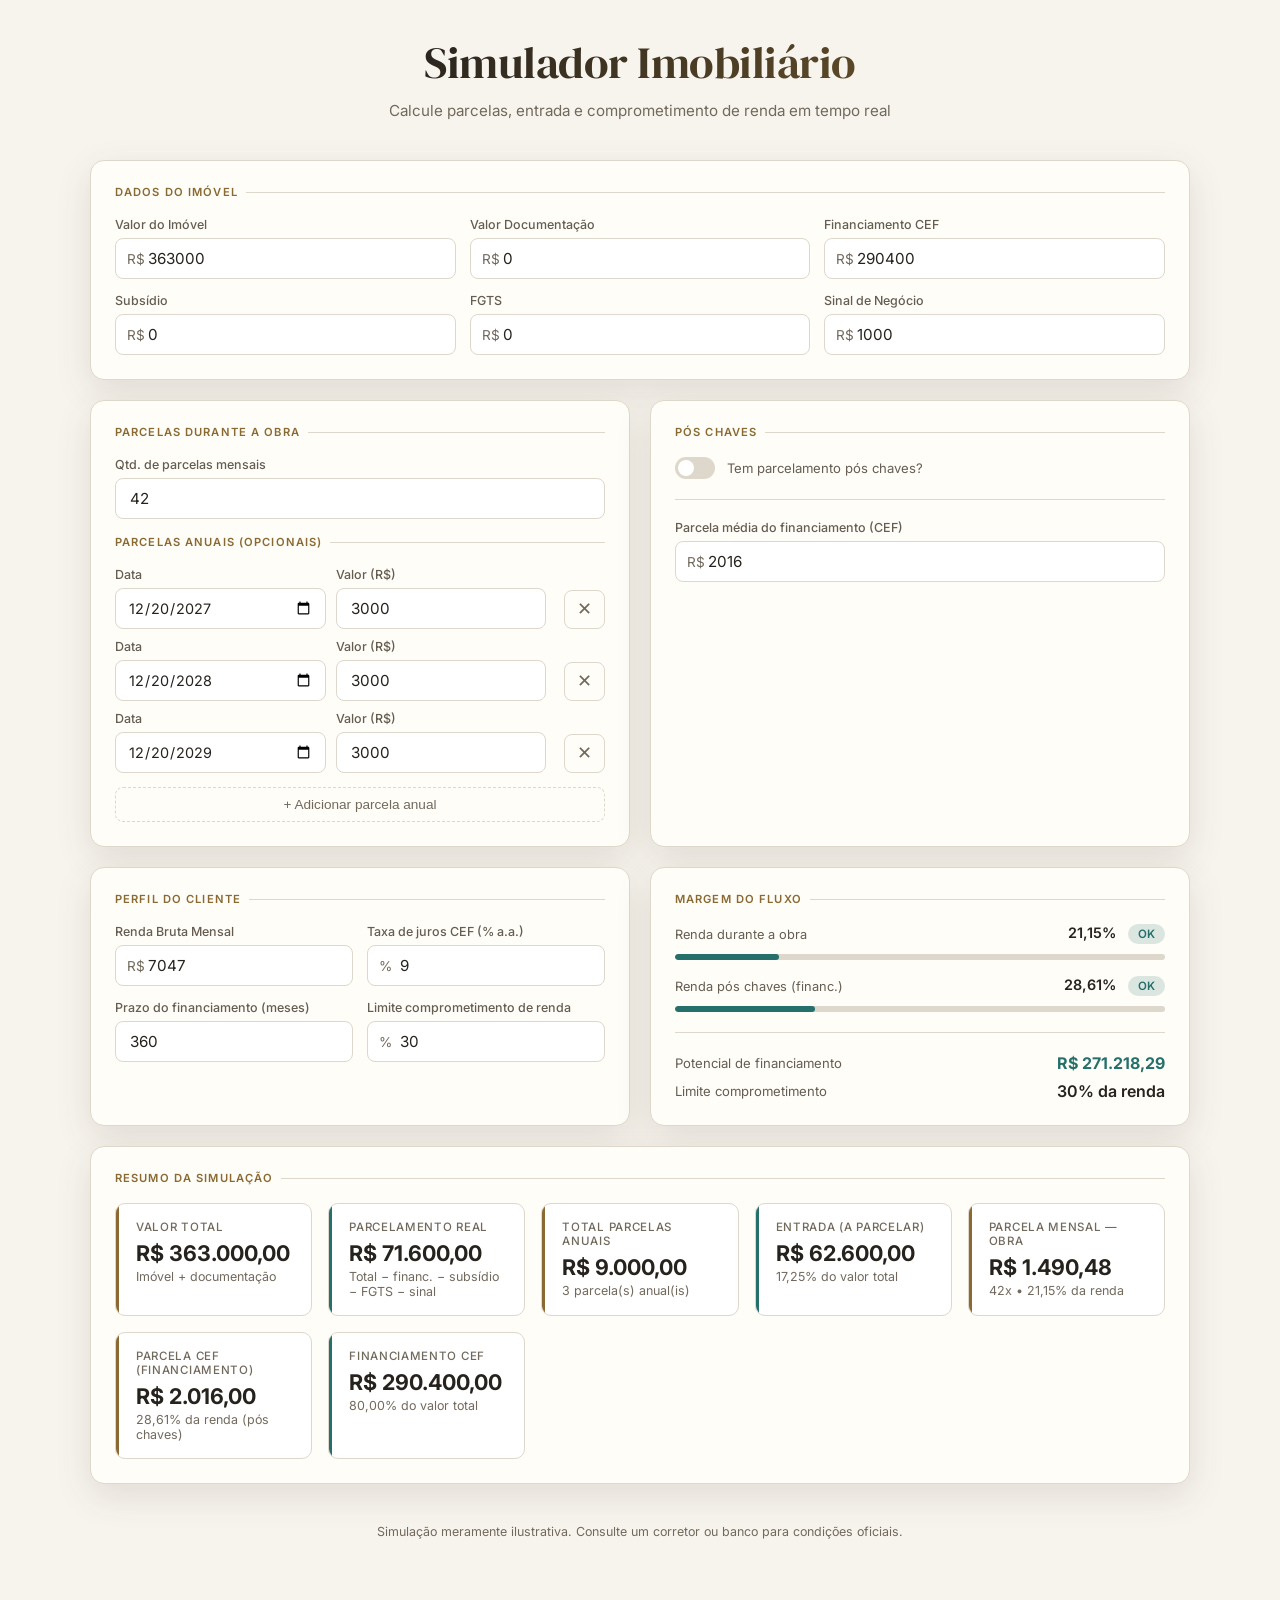
<file: valorreal.html>
<!DOCTYPE html>
<html lang="pt-BR">
<head>
<meta charset="UTF-8" />
<meta name="viewport" content="width=device-width, initial-scale=1.0"/>
<title>Simulador de Parcelamento Imobiliário</title>
<style>
  @import url('https://fonts.googleapis.com/css2?family=Inter:wght@300;400;500;600;700&family=DM+Serif+Display&display=swap');

  *, *::before, *::after { box-sizing: border-box; margin: 0; padding: 0; }

  :root {
    --bg:        #f7f4ee;
    --surface:   #ffffff;
    --card:      #fffdf8;
    --border:    #ded7cb;
    --accent:    #8a6a32;
    --accent2:   #26706b;
    --warn:      #b7791f;
    --danger:    #d43f3a;
    --text:      #26221d;
    --muted:     #72695d;
    --label:     #655d52;
    --radius:    14px;
    --shadow:    0 12px 36px rgba(73, 57, 35, .12);
  }

  html[data-theme="dark"], body[data-theme="dark"] {
    --bg:        #141312;
    --surface:   #1f1c19;
    --card:      #26221d;
    --border:    #3b342d;
    --accent:    #d6b76d;
    --accent2:   #73b7ad;
    --warn:      #f2b84b;
    --danger:    #ff6b64;
    --text:      #f5efe5;
    --muted:     #b5aa9b;
    --label:     #d0c5b6;
    --shadow:    0 16px 42px rgba(0,0,0,.32);
  }

  body {
    font-family: 'Inter', sans-serif;
    background: var(--bg);
    color: var(--text);
    min-height: 100vh;
    padding: 32px 16px 64px;
  }

  header {
    text-align: center;
    margin-bottom: 40px;
  }
  header h1 {
    font-family: 'DM Serif Display', serif;
    font-size: clamp(1.8rem, 4vw, 2.8rem);
    font-weight: 400;
    letter-spacing: -.5px;
    background: linear-gradient(135deg, var(--text) 30%, var(--accent));
    -webkit-background-clip: text;
    -webkit-text-fill-color: transparent;
    background-clip: text;
    margin-bottom: 8px;
  }
  header p {
    color: var(--muted);
    font-size: .95rem;
  }

  .wrapper {
    max-width: 1100px;
    margin: 0 auto;
    display: grid;
    gap: 20px;
    grid-template-columns: 1fr 1fr;
    grid-template-areas:
      "imovel imovel"
      "entrada posChave"
      "financ margem"
      "result result";
  }

  @media(max-width: 700px) {
    .wrapper { grid-template-columns: 1fr; grid-template-areas: "imovel" "entrada" "posChave" "financ" "margem" "result"; }
  }

  .card {
    background: var(--card);
    border: 1px solid var(--border);
    border-radius: var(--radius);
    padding: 24px;
    box-shadow: var(--shadow);
  }
  .card.full { grid-area: imovel; }
  .card.entrada-card { grid-area: entrada; }
  .card.pos-card { grid-area: posChave; }
  .card.financ-card { grid-area: financ; }
  .card.margem-card { grid-area: margem; }
  .card.result-card { grid-area: result; }

  .card-title {
    font-size: .7rem;
    font-weight: 600;
    letter-spacing: .1em;
    text-transform: uppercase;
    color: var(--accent);
    margin-bottom: 18px;
    display: flex;
    align-items: center;
    gap: 8px;
  }
  .card-title::after {
    content: '';
    flex: 1;
    height: 1px;
    background: var(--border);
  }

  .grid2 { display: grid; grid-template-columns: 1fr 1fr; gap: 14px; }
  .grid3 { display: grid; grid-template-columns: repeat(3,1fr); gap: 14px; }
  @media(max-width:500px) { .grid2, .grid3 { grid-template-columns: 1fr; } }

  .field { display: flex; flex-direction: column; gap: 6px; }
  .field label { font-size: .78rem; color: var(--label); font-weight: 500; }

  input[type="number"], input[type="text"] {
    background: var(--surface);
    border: 1.5px solid var(--border);
    border-radius: 8px;
    color: var(--text);
    font-family: 'Inter', sans-serif;
    font-size: .95rem;
    padding: 10px 14px;
    width: 100%;
    transition: border-color .2s;
    -moz-appearance: textfield;
  }
  input[type="number"]::-webkit-outer-spin-button,
  input[type="number"]::-webkit-inner-spin-button { -webkit-appearance: none; }
  input:focus { outline: none; border-color: var(--accent); }

  .prefix-wrap { position: relative; }
  .prefix-wrap span {
    position: absolute;
    left: 12px; top: 50%;
    transform: translateY(-50%);
    color: var(--muted);
    font-size: .85rem;
    pointer-events: none;
  }
  .prefix-wrap input { padding-left: 32px; }

  /* Anuais */
  .anual-row {
    display: grid;
    grid-template-columns: 1fr 1fr auto;
    gap: 10px;
    align-items: end;
    margin-bottom: 10px;
  }
  .anual-row input[type="date"] {
    background: var(--surface);
    border: 1.5px solid var(--border);
    border-radius: 8px;
    color: var(--text);
    font-family: 'Inter', sans-serif;
    font-size: .9rem;
    padding: 10px 12px;
    width: 100%;
  }
  .anual-row input[type="date"]:focus { outline: none; border-color: var(--accent); }

  .btn-icon {
    background: transparent;
    border: 1.5px solid var(--border);
    border-radius: 8px;
    color: var(--muted);
    cursor: pointer;
    font-size: 1.1rem;
    padding: 8px 12px;
    transition: all .2s;
  }
  .btn-icon:hover { border-color: var(--danger); color: var(--danger); }

  .btn-add {
    background: transparent;
    border: 1.5px dashed var(--border);
    border-radius: 8px;
    color: var(--muted);
    cursor: pointer;
    font-size: .85rem;
    padding: 9px;
    width: 100%;
    transition: all .2s;
    margin-top: 4px;
  }
  .btn-add:hover { border-color: var(--accent); color: var(--accent); }

  /* Resultado */
  .result-grid {
    display: grid;
    grid-template-columns: repeat(auto-fit, minmax(180px, 1fr));
    gap: 16px;
  }
  .stat-box {
    background: var(--surface);
    border: 1px solid var(--border);
    border-radius: 10px;
    padding: 16px 20px;
    position: relative;
    overflow: hidden;
  }
  .stat-box::before {
    content: '';
    position: absolute;
    inset: 0 auto 0 0;
    width: 3px;
    border-radius: 3px 0 0 3px;
    background: var(--accent);
  }
  .stat-box.green::before { background: var(--accent2); }
  .stat-box.warn::before  { background: var(--warn); }
  .stat-box.danger::before { background: var(--danger); }

  .stat-label { font-size: .72rem; color: var(--muted); font-weight: 500; text-transform: uppercase; letter-spacing: .06em; margin-bottom: 6px; }
  .stat-value { font-size: 1.35rem; font-weight: 700; color: var(--text); }
  .stat-sub   { font-size: .78rem; color: var(--muted); margin-top: 3px; }

  .divider { height: 1px; background: var(--border); margin: 20px 0; }

  .progress-bar {
    height: 6px;
    background: var(--border);
    border-radius: 99px;
    margin-top: 10px;
    overflow: hidden;
  }
  .progress-fill {
    height: 100%;
    border-radius: 99px;
    transition: width .5s ease;
    background: var(--accent2);
  }
  .progress-fill.warn  { background: var(--warn); }
  .progress-fill.danger { background: var(--danger); }

  .chip {
    display: inline-block;
    font-size: .72rem;
    font-weight: 600;
    padding: 3px 10px;
    border-radius: 99px;
    margin-left: 8px;
  }
  .chip.ok     { background: color-mix(in srgb, var(--accent2) 16%, transparent); color: var(--accent2); }
  .chip.warn   { background: color-mix(in srgb, var(--warn) 16%, transparent); color: var(--warn); }
  .chip.danger { background: color-mix(in srgb, var(--danger) 16%, transparent);  color: var(--danger); }

  footer {
    text-align: center;
    color: var(--muted);
    font-size: .78rem;
    margin-top: 40px;
  }

  .toggle-row { display: flex; gap: 12px; align-items: center; margin-bottom: 14px; }
  .toggle-label { font-size: .82rem; color: var(--label); }
  .toggle {
    position: relative;
    width: 40px; height: 22px;
    cursor: pointer;
  }
  .toggle input { opacity: 0; width: 0; height: 0; }
  .slider {
    position: absolute; inset: 0;
    background: var(--border);
    border-radius: 99px;
    transition: .3s;
  }
  .slider::before {
    content: '';
    position: absolute;
    width: 16px; height: 16px;
    left: 3px; top: 3px;
    background: #fff;
    border-radius: 50%;
    transition: .3s;
  }
  .toggle input:checked + .slider { background: var(--accent); }
  .toggle input:checked + .slider::before { transform: translateX(18px); }
</style>
</head>
<body>

<header>
  <h1>Simulador Imobiliário</h1>
  <p>Calcule parcelas, entrada e comprometimento de renda em tempo real</p>
</header>

<div class="wrapper">

  <!-- IMÓVEL -->
  <div class="card full">
    <div class="card-title">Dados do Imóvel</div>
    <div class="grid3">
      <div class="field">
        <label>Valor do Imóvel</label>
        <div class="prefix-wrap"><span>R$</span><input type="number" id="valorImovel" value="363000" min="0" oninput="calcular()"></div>
      </div>
      <div class="field">
        <label>Valor Documentação</label>
        <div class="prefix-wrap"><span>R$</span><input type="number" id="valorDoc" value="0" min="0" oninput="calcular()"></div>
      </div>
      <div class="field">
        <label>Financiamento CEF</label>
        <div class="prefix-wrap"><span>R$</span><input type="number" id="financCEF" value="290400" min="0" oninput="calcular()"></div>
      </div>
      <div class="field">
        <label>Subsídio</label>
        <div class="prefix-wrap"><span>R$</span><input type="number" id="subsidio" value="0" min="0" oninput="calcular()"></div>
      </div>
      <div class="field">
        <label>FGTS</label>
        <div class="prefix-wrap"><span>R$</span><input type="number" id="fgts" value="0" min="0" oninput="calcular()"></div>
      </div>
      <div class="field">
        <label>Sinal de Negócio</label>
        <div class="prefix-wrap"><span>R$</span><input type="number" id="sinal" value="1000" min="0" oninput="calcular()"></div>
      </div>
    </div>
  </div>

  <!-- ENTRADA (período obra) -->
  <div class="card entrada-card">
    <div class="card-title">Parcelas durante a Obra</div>

    <div class="field" style="margin-bottom:16px">
      <label>Qtd. de parcelas mensais</label>
      <input type="number" id="qtdParcelas" value="42" min="1" oninput="calcular()">
    </div>

    <div class="card-title" style="margin-top:4px">Parcelas anuais (opcionais)</div>
    <div id="anuaisContainer"></div>
    <button class="btn-add" onclick="addAnual()">+ Adicionar parcela anual</button>
  </div>

  <!-- PÓS CHAVES -->
  <div class="card pos-card">
    <div class="card-title">Pós Chaves</div>

    <div class="toggle-row">
      <label class="toggle">
        <input type="checkbox" id="temPosChave" onchange="calcular()">
        <span class="slider"></span>
      </label>
      <span class="toggle-label">Tem parcelamento pós chaves?</span>
    </div>

    <div id="posChaveFields" style="display:none">
      <div class="grid2" style="margin-bottom:14px">
        <div class="field">
          <label>Valor a parcelar</label>
          <div class="prefix-wrap"><span>R$</span><input type="number" id="valorPosChave" value="0" min="0" oninput="calcular()"></div>
        </div>
        <div class="field">
          <label>Quantidade de parcelas</label>
          <input type="number" id="qtdPosChave" value="12" min="1" oninput="calcular()">
        </div>
      </div>
    </div>

    <div class="divider"></div>
    <div class="field">
      <label>Parcela média do financiamento (CEF)</label>
      <div class="prefix-wrap"><span>R$</span><input type="number" id="parcelaCEF" value="2016" min="0" oninput="calcular()"></div>
    </div>
  </div>

  <!-- FINANCEIRO CLIENTE -->
  <div class="card financ-card">
    <div class="card-title">Perfil do Cliente</div>
    <div class="grid2">
      <div class="field">
        <label>Renda Bruta Mensal</label>
        <div class="prefix-wrap"><span>R$</span><input type="number" id="renda" value="7047" min="0" oninput="calcular()"></div>
      </div>
      <div class="field">
        <label>Taxa de juros CEF (% a.a.)</label>
        <div class="prefix-wrap"><span>%</span><input type="number" id="taxaJuros" value="9" step="0.1" min="0" oninput="calcular()"></div>
      </div>
      <div class="field">
        <label>Prazo do financiamento (meses)</label>
        <input type="number" id="prazoFinanc" value="360" min="1" oninput="calcular()">
      </div>
      <div class="field">
        <label>Limite comprometimento de renda</label>
        <div class="prefix-wrap"><span>%</span><input type="number" id="limiteRenda" value="30" step="1" min="1" max="100" oninput="calcular()"></div>
      </div>
    </div>
  </div>

  <!-- MARGEM -->
  <div class="card margem-card" id="margemCard">
    <div class="card-title">Margem do Fluxo</div>
    <div id="margemContent"></div>
  </div>

  <!-- RESULTADO -->
  <div class="card result-card">
    <div class="card-title">Resumo da Simulação</div>
    <div class="result-grid" id="resultGrid"></div>
  </div>

</div>

<footer>Simulação meramente ilustrativa. Consulte um corretor ou banco para condições oficiais.</footer>

<script>
// ---- Anuais ----
let anuais = [
  { data: '2027-12-20', valor: 3000 },
  { data: '2028-12-20', valor: 3000 },
  { data: '2029-12-20', valor: 3000 },
];

function renderAnuais() {
  const c = document.getElementById('anuaisContainer');
  c.innerHTML = '';
  anuais.forEach((a, i) => {
    const row = document.createElement('div');
    row.className = 'anual-row';
    row.innerHTML = `
      <div class="field"><label>Data</label>
        <input type="date" value="${a.data}" onchange="anuais[${i}].data=this.value;calcular()">
      </div>
      <div class="field"><label>Valor (R$)</label>
        <input type="number" value="${a.valor}" min="0" onchange="anuais[${i}].valor=+this.value;calcular()">
      </div>
      <div><label style="font-size:.78rem;color:transparent">.</label>
        <button class="btn-icon" onclick="removeAnual(${i})">✕</button>
      </div>`;
    c.appendChild(row);
  });
}

function addAnual() {
  anuais.push({ data: '', valor: 0 });
  renderAnuais();
  calcular();
}

function removeAnual(i) {
  anuais.splice(i, 1);
  renderAnuais();
  calcular();
}

// ---- Toggle pós chave ----
document.getElementById('temPosChave').addEventListener('change', function () {
  document.getElementById('posChaveFields').style.display = this.checked ? 'block' : 'none';
  calcular();
});

// ---- Formatter ----
const brl = v => v.toLocaleString('pt-BR', { style: 'currency', currency: 'BRL' });
const pct = v => v.toFixed(2).replace('.', ',') + '%';

// ---- Calcular ----
function calcular() {
  const valorImovel  = +document.getElementById('valorImovel').value  || 0;
  const valorDoc     = +document.getElementById('valorDoc').value     || 0;
  const financCEF    = +document.getElementById('financCEF').value    || 0;
  const subsidio     = +document.getElementById('subsidio').value     || 0;
  const fgts         = +document.getElementById('fgts').value         || 0;
  const sinal        = +document.getElementById('sinal').value        || 0;
  const qtdParcelas  = +document.getElementById('qtdParcelas').value  || 1;
  const renda        = +document.getElementById('renda').value        || 0;
  const taxaJuros    = +document.getElementById('taxaJuros').value    || 0;
  const prazoFinanc  = +document.getElementById('prazoFinanc').value  || 360;
  const parcelaCEF   = +document.getElementById('parcelaCEF').value   || 0;
  const limiteRenda  = +document.getElementById('limiteRenda').value  || 30;

  const temPosChave   = document.getElementById('temPosChave').checked;
  const valorPosChave = temPosChave ? (+document.getElementById('valorPosChave').value || 0) : 0;
  const qtdPosChave   = temPosChave ? (+document.getElementById('qtdPosChave').value   || 1) : 0;

  // Somas
  const valorTotal     = valorImovel + valorDoc;
  const totalAnuais    = anuais.reduce((s, a) => s + (+a.valor || 0), 0);
  const parcelRealTotal = Math.max(0, valorTotal - financCEF - subsidio - fgts - sinal);

  // Entrada = parcelamento real − parcelas anuais
  const entrada = Math.max(0, parcelRealTotal - totalAnuais);

  // Parcela mensal durante obra
  const parcelaObra = qtdParcelas > 0 ? entrada / qtdParcelas : 0;

  // Parcela pós chave
  const parcelaPosChave = (temPosChave && qtdPosChave > 0) ? valorPosChave / qtdPosChave : 0;

  // Comprometimento durante obra
  const totalMensalObra = parcelaObra + (sinal > 0 ? 0 : 0);
  const comprometObra   = renda > 0 ? (parcelaObra / renda) * 100 : 0;

  // Comprometimento pós chave
  const comprometPos  = renda > 0 ? ((parcelaCEF + parcelaPosChave) / renda) * 100 : 0;

  // Potencial de financiamento (PMT inverso simplificado)
  let potencial = 0;
  if (prazoFinanc > 0 && renda > 0) {
    const im = Math.pow(1 + taxaJuros / 100, 1 / 12) - 1;
    const maxParcela = renda * limiteRenda / 100;
    potencial = im > 0 ? maxParcela * ((1 - Math.pow(1 + im, -prazoFinanc)) / im) : maxParcela * prazoFinanc;
  }

  // % entrada sobre total
  const pctEntrada = valorTotal > 0 ? (entrada / valorTotal) * 100 : 0;

  // ---- Render MARGEM ----
  const mc = document.getElementById('margemContent');
  let statusObra  = comprometObra  <= limiteRenda     ? 'ok'   : comprometObra  <= limiteRenda * 1.15 ? 'warn' : 'danger';
  let statusPos   = comprometPos   <= limiteRenda     ? 'ok'   : comprometPos   <= limiteRenda * 1.15 ? 'warn' : 'danger';
  const chipLabel = s => s === 'ok' ? 'OK' : s === 'warn' ? 'Atenção' : 'Acima';

  mc.innerHTML = `
    <div style="margin-bottom:16px">
      <div style="display:flex;justify-content:space-between;align-items:center;margin-bottom:4px">
        <span style="font-size:.8rem;color:var(--label)">Renda durante a obra</span>
        <span style="font-weight:600;font-size:.9rem">${pct(comprometObra)} <span class="chip ${statusObra}">${chipLabel(statusObra)}</span></span>
      </div>
      <div class="progress-bar"><div class="progress-fill ${statusObra}" style="width:${Math.min(comprometObra,100)}%"></div></div>
    </div>
    <div style="margin-bottom:16px">
      <div style="display:flex;justify-content:space-between;align-items:center;margin-bottom:4px">
        <span style="font-size:.8rem;color:var(--label)">Renda pós chaves (financ.)</span>
        <span style="font-weight:600;font-size:.9rem">${pct(comprometPos)} <span class="chip ${statusPos}">${chipLabel(statusPos)}</span></span>
      </div>
      <div class="progress-bar"><div class="progress-fill ${statusPos}" style="width:${Math.min(comprometPos,100)}%"></div></div>
    </div>
    <div class="divider"></div>
    <div style="display:flex;justify-content:space-between;align-items:center;margin-top:12px">
      <span style="font-size:.82rem;color:var(--label)">Potencial de financiamento</span>
      <span style="font-weight:700;color:var(--accent2)">${brl(potencial)}</span>
    </div>
    <div style="display:flex;justify-content:space-between;align-items:center;margin-top:8px">
      <span style="font-size:.82rem;color:var(--label)">Limite comprometimento</span>
      <span style="font-weight:600">${limiteRenda}% da renda</span>
    </div>
  `;

  // ---- Render RESULTADO ----
  const rg = document.getElementById('resultGrid');
  rg.innerHTML = `
    <div class="stat-box">
      <div class="stat-label">Valor Total</div>
      <div class="stat-value">${brl(valorTotal)}</div>
      <div class="stat-sub">Imóvel + documentação</div>
    </div>
    <div class="stat-box green">
      <div class="stat-label">Parcelamento Real</div>
      <div class="stat-value">${brl(parcelRealTotal)}</div>
      <div class="stat-sub">Total − financ. − subsídio − FGTS − sinal</div>
    </div>
    <div class="stat-box">
      <div class="stat-label">Total Parcelas Anuais</div>
      <div class="stat-value">${brl(totalAnuais)}</div>
      <div class="stat-sub">${anuais.length} parcela(s) anual(is)</div>
    </div>
    <div class="stat-box green">
      <div class="stat-label">Entrada (a parcelar)</div>
      <div class="stat-value">${brl(entrada)}</div>
      <div class="stat-sub">${pct(pctEntrada)} do valor total</div>
    </div>
    <div class="stat-box ${statusObra}">
      <div class="stat-label">Parcela Mensal — Obra</div>
      <div class="stat-value">${brl(parcelaObra)}</div>
      <div class="stat-sub">${qtdParcelas}x • ${pct(comprometObra)} da renda</div>
    </div>
    ${temPosChave ? `
    <div class="stat-box warn">
      <div class="stat-label">Parcela Pós Chave</div>
      <div class="stat-value">${brl(parcelaPosChave)}</div>
      <div class="stat-sub">${qtdPosChave}x</div>
    </div>` : ''}
    <div class="stat-box ${statusPos}">
      <div class="stat-label">Parcela CEF (financiamento)</div>
      <div class="stat-value">${brl(parcelaCEF)}</div>
      <div class="stat-sub">${pct(comprometPos)} da renda (pós chaves)</div>
    </div>
    <div class="stat-box green">
      <div class="stat-label">Financiamento CEF</div>
      <div class="stat-value">${brl(financCEF)}</div>
      <div class="stat-sub">${valorTotal > 0 ? pct((financCEF/valorTotal)*100) : '0%'} do valor total</div>
    </div>
  `;
}

// Init
function applyTheme(theme) {
  const nextTheme = theme === 'dark' ? 'dark' : 'light';
  document.documentElement.dataset.theme = nextTheme;
  document.body.dataset.theme = nextTheme;
}

window.addEventListener('message', (event) => {
  if (event.data?.type === 'imovel-toolkit-theme') applyTheme(event.data.theme);
});

try {
  applyTheme(window.parent?.document?.body?.dataset?.theme || localStorage.getItem('imovel-toolkit-theme') || 'light');
} catch {
  applyTheme(localStorage.getItem('imovel-toolkit-theme') || 'light');
}

renderAnuais();
calcular();
</script>
</body>
</html>
</file>
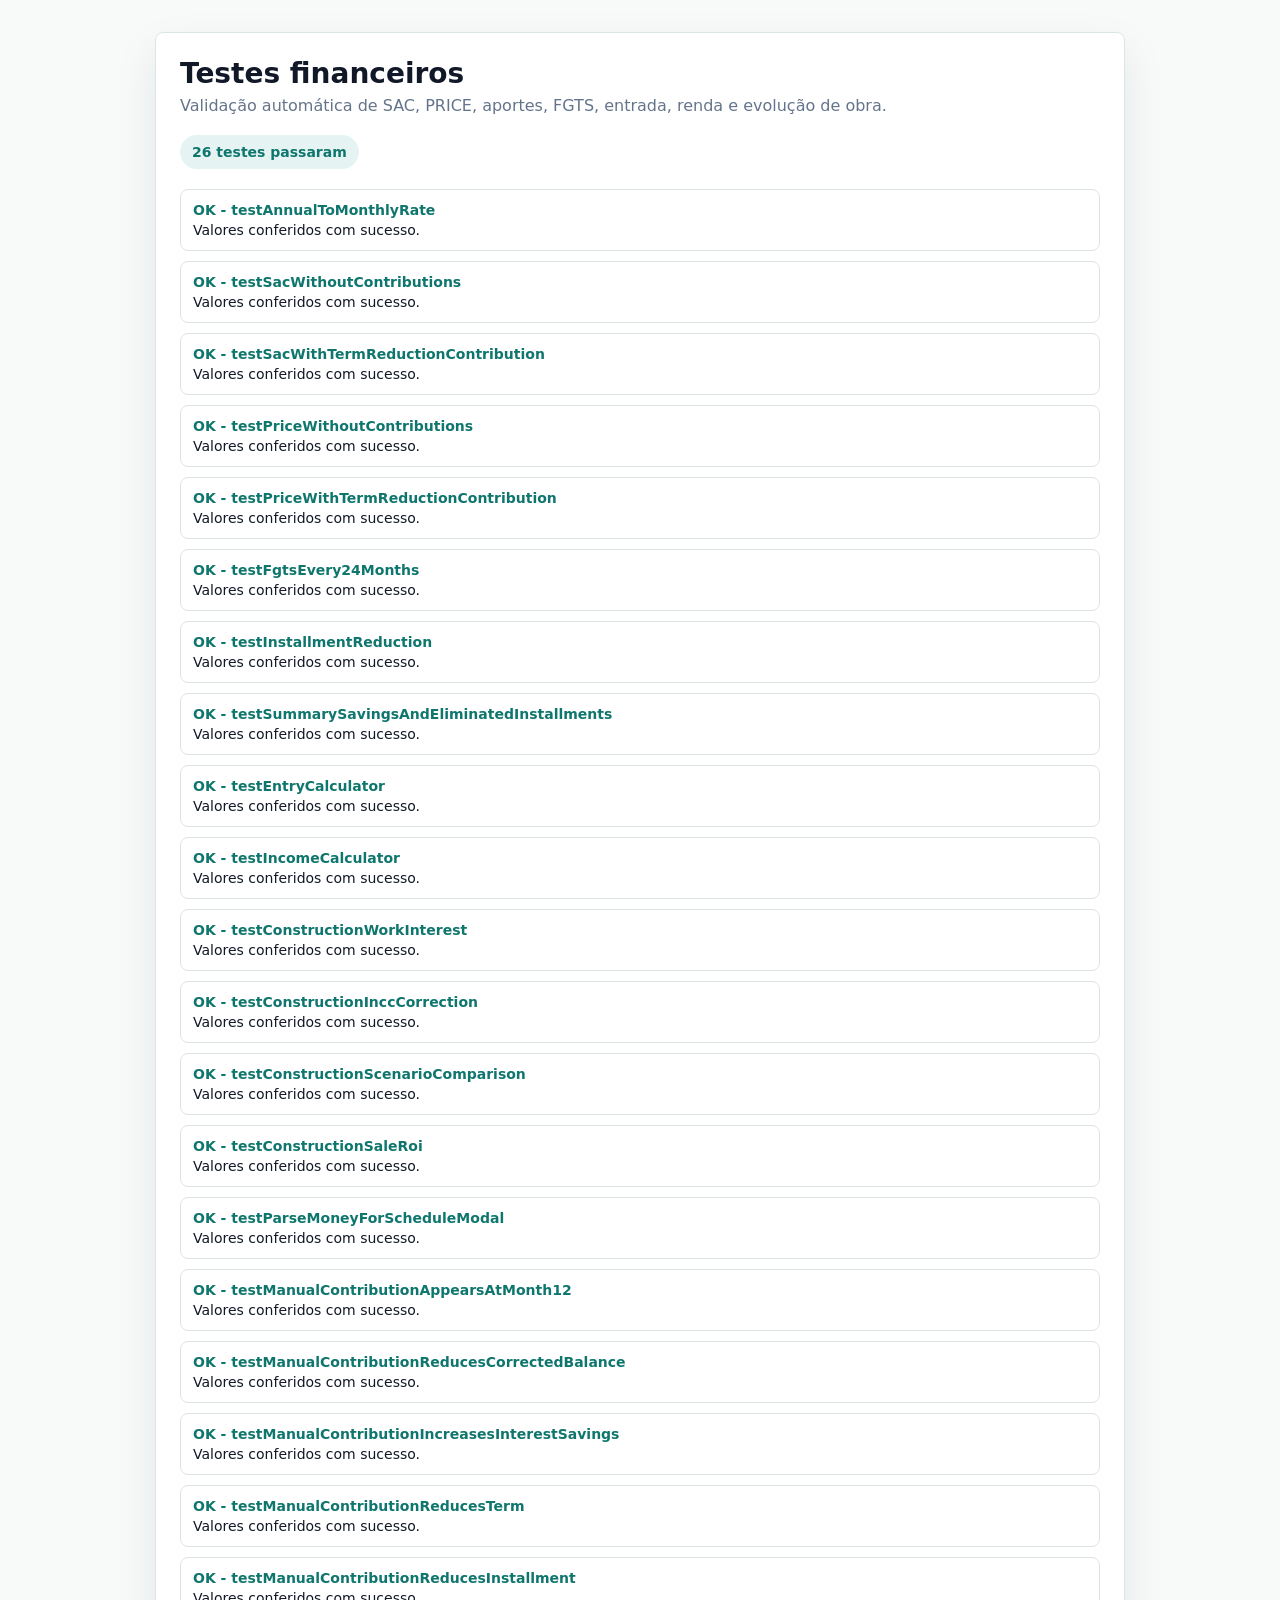
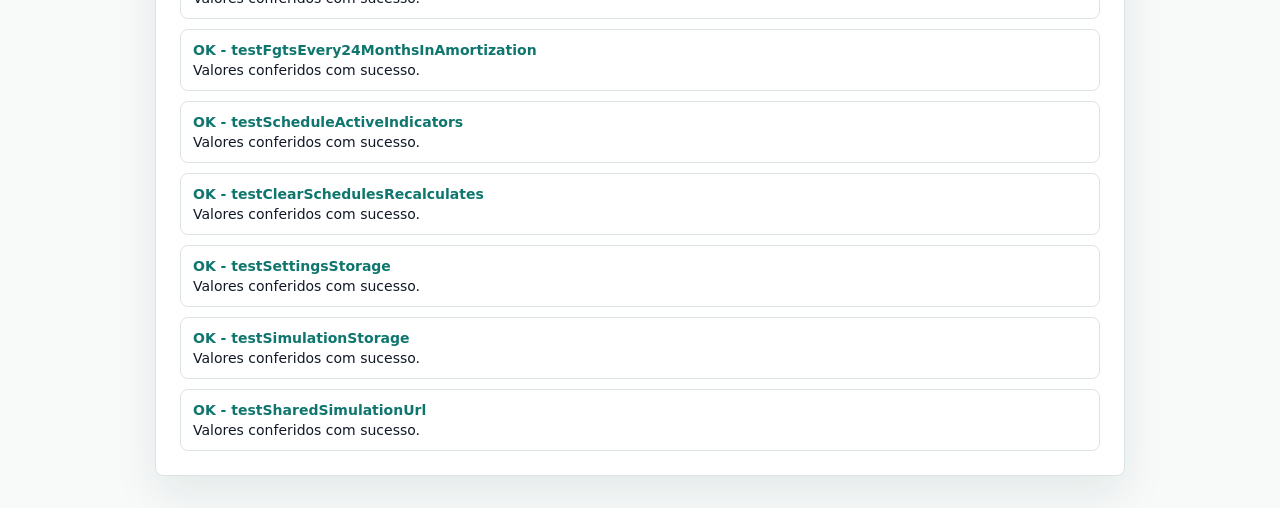
<file: scripts/tests/run-finance-tests.html>
<!doctype html>
<html lang="pt-BR">
  <head>
    <meta charset="utf-8">
    <meta name="viewport" content="width=device-width, initial-scale=1">
    <title>Testes financeiros - Imovel Toolkit</title>
    <style>
      body {
        margin: 0;
        padding: 32px;
        background: #f7faf9;
        color: #111827;
        font-family: Inter, ui-sans-serif, system-ui, -apple-system, BlinkMacSystemFont, "Segoe UI", sans-serif;
      }

      main {
        max-width: 920px;
        margin: 0 auto;
        background: #ffffff;
        border: 1px solid #dce5e2;
        border-radius: 8px;
        box-shadow: 0 18px 45px rgba(15, 23, 42, 0.08);
        padding: 24px;
      }

      h1 {
        margin: 0 0 6px;
        font-size: 28px;
      }

      p {
        margin: 0 0 20px;
        color: #64748b;
      }

      .summary {
        display: inline-flex;
        align-items: center;
        min-height: 34px;
        padding: 0 12px;
        border-radius: 999px;
        font-size: 14px;
        font-weight: 800;
      }

      .summary.passed {
        background: #e5f4f2;
        color: #0f766e;
      }

      .summary.failed {
        background: #fee2e2;
        color: #b91c1c;
      }

      ul {
        list-style: none;
        display: grid;
        gap: 10px;
        padding: 0;
        margin: 20px 0 0;
      }

      li {
        border: 1px solid #dce5e2;
        border-radius: 8px;
        padding: 12px;
        font-size: 14px;
      }

      li strong {
        display: block;
        margin-bottom: 4px;
      }

      li.passed strong {
        color: #0f766e;
      }

      li.failed strong {
        color: #b91c1c;
      }
    </style>
  </head>
  <body>
    <main>
      <h1>Testes financeiros</h1>
      <p>Validação automática de SAC, PRICE, aportes, FGTS, entrada, renda e evolução de obra.</p>
      <div id="summary" class="summary">Executando...</div>
      <ul id="results"></ul>
    </main>

    <script type="module">
      import { runFinanceTests } from "./finance-cases.js";

      const results = runFinanceTests();
      const failed = results.filter((result) => result.status === "failed");
      const summary = document.getElementById("summary");
      const list = document.getElementById("results");

      summary.textContent = failed.length === 0
        ? `${results.length} testes passaram`
        : `${failed.length} de ${results.length} testes falharam`;
      summary.classList.add(failed.length === 0 ? "passed" : "failed");

      list.innerHTML = results.map((result) => `
        <li class="${result.status}">
          <strong>${result.status === "passed" ? "OK" : "Falha"} - ${result.name}</strong>
          <span>${result.message || "Valores conferidos com sucesso."}</span>
        </li>
      `).join("");
    </script>
  </body>
</html>
</file>
<file: styles/main.css>
:root {
  --primary: #c9a96a;
  --primary-hover: #b8924f;
  --dark: #1b1712;
  --sidebar-bg: #241f19;
  --bg: #f5f7fa;
  --surface: #ffffff;
  --surface-soft: #f8fafc;
  --text: #23272f;
  --muted: #6d7584;
  --border: #e7eaf0;
  --success: #22c55e;
  --danger: #ef4444;
  --warning: #f59e0b;
  --petrol: #1f5f68;
  --green-soft: #eaf8f0;
  --gold-soft: #f8f1e3;
  --shadow: 0 22px 70px rgba(23, 27, 34, 0.08);
  --shadow-hover: 0 28px 85px rgba(23, 27, 34, 0.14);
  --radius: 18px;
  --radius-sm: 14px;
  --drawer-width-expanded: 304px;
  --drawer-width-collapsed: 84px;
  --sidebar: var(--drawer-width-expanded);
  --font: Inter, ui-sans-serif, system-ui, -apple-system, BlinkMacSystemFont, "Segoe UI", sans-serif;
}

body[data-theme="dark"] {
  --bg: #141312;
  --surface: #1f1c19;
  --surface-soft: #29241f;
  --text: #f5efe5;
  --muted: #b5aa9b;
  --border: rgba(222, 215, 203, 0.16);
  --shadow: 0 22px 70px rgba(0, 0, 0, 0.24);
  --shadow-hover: 0 30px 90px rgba(0, 0, 0, 0.34);
}

* {
  box-sizing: border-box;
}

html {
  scroll-behavior: smooth;
}

body {
  margin: 0;
  overflow-x: hidden;
  min-height: 100vh;
  background:
    radial-gradient(circle at 20% 0%, rgba(201, 169, 106, 0.12), transparent 34%),
    linear-gradient(180deg, var(--bg), var(--bg));
  color: var(--text);
  font-family: var(--font);
  letter-spacing: 0;
  transition: background 250ms ease, color 250ms ease;
}

button,
input,
select {
  font: inherit;
}

button {
  cursor: pointer;
}

a {
  color: inherit;
  text-decoration: none;
}

:focus-visible {
  outline: 3px solid rgba(201, 169, 106, 0.35);
  outline-offset: 3px;
}

.app-shell {
  display: grid;
  grid-template-columns: var(--drawer-width-expanded) minmax(0, 1fr);
  min-height: 100vh;
  max-width: 100vw;
  transition: grid-template-columns 250ms ease;
}

.sidebar {
  position: sticky;
  top: 0;
  height: 100vh;
  display: flex;
  flex-direction: column;
  gap: 28px;
  padding: 24px 18px;
  color: rgba(255, 255, 255, 0.78);
  background:
    linear-gradient(180deg, rgba(255, 255, 255, 0.045), rgba(255, 255, 255, 0)),
    var(--sidebar-bg);
  border-right: 1px solid rgba(255, 255, 255, 0.08);
  box-shadow: inset -1px 0 0 rgba(255, 255, 255, 0.05);
  z-index: 20;
  width: 100%;
  transition: width 250ms ease, padding 250ms ease, transform 250ms ease;
}

.drawer-head {
  display: grid;
  grid-template-columns: minmax(0, 1fr) 42px;
  gap: 10px;
  align-items: start;
}

.drawer-toggle {
  color: rgba(255, 255, 255, 0.78);
  background: rgba(255, 255, 255, 0.06);
  border-color: rgba(255, 255, 255, 0.1);
}

.drawer-toggle:hover {
  color: #ffffff;
  background: rgba(255, 255, 255, 0.1);
}

.brand {
  display: grid;
  gap: 14px;
  padding: 12px;
  border-radius: 22px;
  background: rgba(255, 255, 255, 0.035);
  transition: transform 250ms ease, background 250ms ease;
}

.brand:hover {
  transform: translateY(-1px);
  background: rgba(255, 255, 255, 0.055);
}

.brand-media {
  display: block;
  width: 100%;
  aspect-ratio: 2.65 / 1;
  overflow: hidden;
  border-radius: 18px;
  background: #11151c;
  border: 1px solid rgba(255, 255, 255, 0.08);
}

.brand-media img {
  width: 100%;
  height: 100%;
  object-fit: cover;
  object-position: 50% 50%;
  display: block;
}

.brand-copy {
  display: grid;
  gap: 3px;
  padding: 0 4px 2px;
}

.brand-copy strong {
  color: #ffffff;
  font-size: 18px;
  font-weight: 700;
}

.brand-copy small {
  color: rgba(255, 255, 255, 0.52);
  font-size: 12px;
  font-weight: 500;
}

.nav-list {
  display: grid;
  gap: 8px;
}

.nav-link {
  position: relative;
  display: flex;
  align-items: center;
  gap: 12px;
  min-height: 48px;
  padding: 0 14px 0 16px;
  color: rgba(255, 255, 255, 0.66);
  border-radius: 16px;
  font-size: 14px;
  font-weight: 600;
  transition: color 250ms ease, background 250ms ease, transform 250ms ease;
}

.nav-label,
.brand-copy,
.sidebar-card,
.sidebar-footer {
  transition: opacity 180ms ease, visibility 180ms ease;
}

.nav-link::before {
  content: "";
  position: absolute;
  left: 0;
  top: 12px;
  bottom: 12px;
  width: 3px;
  border-radius: 999px;
  background: transparent;
  transition: background 250ms ease, box-shadow 250ms ease;
}

.nav-link:hover {
  color: #ffffff;
  background: rgba(255, 255, 255, 0.065);
  transform: translateX(2px);
}

.nav-link.is-active {
  color: #ffffff;
  background: rgba(255, 255, 255, 0.09);
}

.nav-link.is-active::before {
  background: var(--primary);
  box-shadow: 0 0 16px rgba(201, 169, 106, 0.5);
}

.sidebar-card {
  margin-top: auto;
  display: grid;
  gap: 8px;
  padding: 18px;
  border: 1px solid rgba(255, 255, 255, 0.1);
  border-radius: 18px;
  background: rgba(255, 255, 255, 0.05);
  color: rgba(255, 255, 255, 0.58);
  font-size: 13px;
  line-height: 1.5;
}

.sidebar-card strong {
  color: #ffffff;
  font-size: 14px;
}

.sidebar-footer {
  display: flex;
  align-items: center;
  justify-content: space-between;
  gap: 12px;
  padding: 0 4px;
  color: rgba(255, 255, 255, 0.44);
  font-size: 12px;
  font-weight: 600;
}

.sidebar-footer a {
  color: rgba(255, 255, 255, 0.72);
  transition: color 250ms ease;
}

.sidebar-footer a:hover {
  color: var(--primary);
}

.workspace {
  min-width: 0;
  max-width: 100%;
  padding: 34px;
}

.main-content {
  overflow-x: clip;
}

.topbar {
  min-height: 84px;
  display: flex;
  align-items: center;
  justify-content: space-between;
  flex-wrap: wrap;
  gap: 24px;
  margin-bottom: 30px;
  padding: 22px 24px;
  border: 1px solid rgba(231, 234, 240, 0.76);
  border-radius: 24px;
  background: color-mix(in srgb, var(--surface) 92%, transparent);
  box-shadow: 0 18px 55px rgba(23, 27, 34, 0.055);
  backdrop-filter: blur(18px);
}

.topbar > div:not(.topbar-actions) {
  min-width: min(100%, 260px);
  flex: 0 1 auto;
}

body[data-theme="dark"] .topbar {
  border-color: var(--border);
}

.topbar h1,
.panel h2,
.hero-panel h2,
.modal h2 {
  margin: 0;
  color: var(--text);
  line-height: 1.08;
}

.topbar h1 {
  font-size: 34px;
  font-weight: 700;
  letter-spacing: 0;
}

.caption {
  margin: 0 0 8px;
  color: var(--primary);
  font-size: 12px;
  font-weight: 700;
  text-transform: uppercase;
}

.topbar-actions {
  min-width: 0;
  flex: 1 1 520px;
  display: flex;
  align-items: center;
  justify-content: flex-end;
  gap: 12px;
  flex-wrap: wrap;
}

.broker-pill {
  min-height: 42px;
  display: inline-flex;
  align-items: center;
  gap: 9px;
  padding: 0 14px;
  color: var(--muted);
  background: var(--surface-soft);
  border: 1px solid var(--border);
  border-radius: 999px;
  font-size: 13px;
  font-weight: 600;
}

.mobile-menu {
  display: none !important;
}

.drawer-overlay {
  position: fixed;
  inset: 0;
  z-index: 18;
  background: rgba(11, 14, 19, 0.58);
  backdrop-filter: blur(3px);
}

body.drawer-collapsed .app-shell {
  grid-template-columns: var(--drawer-width-collapsed) minmax(0, 1fr);
}

body.drawer-collapsed .sidebar {
  gap: 22px;
  padding: 20px 12px;
}

body.drawer-collapsed .drawer-head {
  grid-template-columns: 1fr;
}

body.drawer-collapsed .drawer-toggle {
  justify-self: center;
  order: -1;
}

body.drawer-collapsed .brand {
  justify-items: center;
  padding: 10px 0;
  background: transparent;
}

body.drawer-collapsed .brand-media {
  width: 44px;
  aspect-ratio: 1;
  border-radius: 14px;
}

body.drawer-collapsed .brand-media img {
  object-fit: cover;
}

body.drawer-collapsed .brand-copy,
body.drawer-collapsed .nav-label,
body.drawer-collapsed .sidebar-card,
body.drawer-collapsed .sidebar-footer {
  position: absolute;
  width: 1px;
  height: 1px;
  overflow: hidden;
  clip: rect(0 0 0 0);
  opacity: 0;
  visibility: hidden;
}

body.drawer-collapsed .nav-list {
  justify-items: center;
}

body.drawer-collapsed .nav-link {
  width: 48px;
  justify-content: center;
  gap: 0;
  padding: 0;
  border-radius: 16px;
}

body.drawer-collapsed .nav-link::before {
  left: -6px;
}

body.drawer-collapsed .nav-link:hover {
  transform: translateX(0);
}

body.drawer-collapsed .nav-link::after {
  content: attr(data-tooltip);
  position: absolute;
  left: calc(100% + 12px);
  top: 50%;
  transform: translateY(-50%) translateX(-4px);
  z-index: 40;
  pointer-events: none;
  min-width: max-content;
  max-width: 220px;
  padding: 8px 10px;
  border: 1px solid rgba(255, 255, 255, 0.12);
  border-radius: 10px;
  background: #141820;
  color: #ffffff;
  box-shadow: 0 18px 40px rgba(0, 0, 0, 0.2);
  font-size: 12px;
  font-weight: 700;
  opacity: 0;
  visibility: hidden;
  transition: opacity 160ms ease, transform 160ms ease, visibility 160ms ease;
}

body.drawer-collapsed .nav-link:hover::after,
body.drawer-collapsed .nav-link:focus-visible::after {
  opacity: 1;
  visibility: visible;
  transform: translateY(-50%) translateX(0);
}

.page {
  display: none;
}

.page.is-active {
  display: grid;
  gap: 24px;
  animation: page-in 360ms ease both;
}

.page.is-active > * {
  min-width: 0;
}

.panel {
  min-width: 0;
  background: var(--surface);
  border: 1px solid var(--border);
  border-radius: var(--radius);
  box-shadow: var(--shadow);
  padding: 26px;
  transition: transform 250ms ease, box-shadow 250ms ease, border-color 250ms ease, background 250ms ease;
}

.panel:hover {
  transform: translateY(-2px);
  box-shadow: var(--shadow-hover);
}

.panel-header {
  display: flex;
  justify-content: space-between;
  align-items: flex-start;
  gap: 18px;
  margin-bottom: 22px;
}

.panel h2 {
  font-size: 22px;
  font-weight: 700;
}

.panel-icon {
  color: var(--primary);
}

.form-grid {
  min-width: 0;
  display: grid;
  grid-template-columns: repeat(4, minmax(170px, 1fr));
  gap: 18px;
}

.form-action {
  display: flex;
  align-items: end;
}

.form-action .button {
  width: 100%;
}

[data-construction-form] .form-action {
  grid-column: span 2;
}

label {
  display: grid;
  gap: 9px;
  color: var(--muted);
  font-size: 12px;
  font-weight: 700;
}

input,
select {
  width: 100%;
  min-height: 48px;
  padding: 0 14px;
  border: 1px solid var(--border);
  border-radius: 14px;
  background: var(--surface);
  color: var(--text);
  font-size: 14px;
  font-weight: 600;
  outline: none;
  box-shadow: 0 1px 0 rgba(23, 27, 34, 0.02);
  transition: border-color 220ms ease, box-shadow 220ms ease, background 220ms ease;
}

input::placeholder {
  color: color-mix(in srgb, var(--muted) 72%, transparent);
}

input:focus,
select:focus {
  border-color: var(--primary);
  box-shadow: 0 0 0 4px rgba(201, 169, 106, 0.16), 0 10px 24px rgba(23, 27, 34, 0.06);
}

input[readonly] {
  background: var(--surface-soft);
  color: var(--muted);
}

.icon {
  width: 18px;
  height: 18px;
  display: inline-flex;
  flex: 0 0 auto;
}

.icon svg {
  width: 100%;
  height: 100%;
  stroke: currentColor;
}

.status-chip {
  min-height: 34px;
  display: inline-flex;
  align-items: center;
  padding: 0 12px;
  border-radius: 999px;
  background: var(--surface-soft);
  color: var(--muted);
  border: 1px solid var(--border);
  font-size: 12px;
  font-weight: 700;
}

.schedule-status-row {
  display: flex;
  align-items: center;
  justify-content: flex-end;
  gap: 8px;
  flex-wrap: wrap;
}

.status-chip.is-active {
  background: var(--gold-soft);
  color: var(--primary-hover);
  border-color: rgba(201, 169, 106, 0.28);
}

body[data-theme="dark"] .status-chip.is-active {
  background: rgba(201, 169, 106, 0.13);
  color: #e3c98f;
}

.utility-page {
  min-height: 360px;
}

.embedded-simulator-page.is-active {
  display: block;
}

.embedded-simulator-frame {
  display: block;
  width: 100%;
  min-height: calc(100vh - 184px);
  border: 1px solid var(--border);
  border-radius: var(--radius);
  background: var(--surface);
  box-shadow: var(--shadow);
}

@keyframes page-in {
  from {
    opacity: 0;
    transform: translateY(8px);
  }
  to {
    opacity: 1;
    transform: translateY(0);
  }
}

@media (prefers-reduced-motion: reduce) {
  *,
  *::before,
  *::after {
    transition-duration: 0.01ms !important;
    animation-duration: 0.01ms !important;
    scroll-behavior: auto !important;
  }
}

@media (max-width: 1180px) {
  body:not(.drawer-expanded) .app-shell {
    grid-template-columns: var(--drawer-width-collapsed) minmax(0, 1fr);
  }

  .form-grid {
    grid-template-columns: repeat(2, minmax(170px, 1fr));
  }
}

@media (max-width: 900px) {
  .app-shell {
    grid-template-columns: 1fr;
  }

  .sidebar {
    position: fixed;
    left: 0;
    transform: translateX(-105%);
    width: min(88vw, var(--drawer-width-expanded));
    transition: transform 250ms ease;
  }

  .drawer-toggle {
    display: none !important;
  }

  body.drawer-mobile-open .sidebar {
    transform: translateX(0);
  }

  body.drawer-collapsed .app-shell {
    grid-template-columns: 1fr;
  }

  body.drawer-collapsed .sidebar {
    gap: 28px;
    padding: 24px 18px;
  }

  body.drawer-collapsed .drawer-head {
    grid-template-columns: minmax(0, 1fr) 42px;
  }

  body.drawer-collapsed .brand {
    justify-items: stretch;
    padding: 12px;
    background: rgba(255, 255, 255, 0.035);
  }

  body.drawer-collapsed .brand-media {
    width: 100%;
    aspect-ratio: 2.65 / 1;
    border-radius: 18px;
  }

  body.drawer-collapsed .brand-copy,
  body.drawer-collapsed .nav-label,
  body.drawer-collapsed .sidebar-card,
  body.drawer-collapsed .sidebar-footer {
    position: static;
    width: auto;
    height: auto;
    overflow: visible;
    clip: auto;
    opacity: 1;
    visibility: visible;
  }

  body.drawer-collapsed .nav-list {
    justify-items: stretch;
  }

  body.drawer-collapsed .nav-link {
    width: auto;
    justify-content: flex-start;
    gap: 12px;
    padding: 0 14px 0 16px;
  }

  body.drawer-collapsed .nav-link::before {
    left: 0;
  }

  body.drawer-collapsed .nav-link::after {
    display: none;
  }

  .workspace {
    padding: 18px;
  }

  .mobile-menu {
    display: inline-flex !important;
  }

  .topbar {
    align-items: flex-start;
    flex-wrap: wrap;
    padding: 18px;
  }

  .topbar h1 {
    font-size: 26px;
  }

  .topbar-actions {
    width: 100%;
    justify-content: flex-start;
  }
}

@media (max-width: 620px) {
  .form-grid {
    grid-template-columns: 1fr;
  }
}
</file>
<file: styles/dashboard.css>
.hero-grid {
  min-width: 0;
  display: grid;
  grid-template-columns: minmax(0, 1fr) 340px;
  gap: 24px;
}

.hero-panel {
  min-width: 0;
  min-height: 300px;
  display: flex;
  align-items: flex-end;
  justify-content: space-between;
  gap: 32px;
  padding: 34px;
  border-radius: 24px;
  background:
    linear-gradient(135deg, rgba(201, 169, 106, 0.18), transparent 38%),
    linear-gradient(180deg, rgba(255, 255, 255, 0.84), rgba(255, 255, 255, 0.96)),
    var(--surface);
  border: 1px solid var(--border);
  box-shadow: var(--shadow);
}

body[data-theme="dark"] .hero-panel {
  background:
    linear-gradient(135deg, rgba(201, 169, 106, 0.16), transparent 40%),
    var(--surface);
}

.hero-panel h2 {
  max-width: 760px;
  font-size: 46px;
  font-weight: 700;
}

.hero-panel p:not(.caption) {
  max-width: 680px;
  margin: 18px 0 0;
  color: var(--muted);
  font-size: 17px;
  line-height: 1.7;
}

.dashboard-plus-grid {
  min-width: 0;
  display: grid;
  grid-template-columns: minmax(0, 0.9fr) minmax(0, 1.1fr);
  gap: 24px;
}

.construction-grid,
.construction-charts {
  min-width: 0;
  display: grid;
  grid-template-columns: repeat(2, minmax(0, 1fr));
  gap: 24px;
}

.construction-charts {
  grid-template-columns: repeat(3, minmax(260px, 1fr));
}

.construction-winner {
  display: flex;
  align-items: center;
  justify-content: space-between;
  gap: 16px;
  margin-bottom: 18px;
  padding: 16px;
  border: 1px solid rgba(201, 169, 106, 0.28);
  border-radius: 16px;
  background: color-mix(in srgb, var(--gold-soft) 70%, var(--surface));
}

.construction-winner strong {
  color: var(--text);
  font-size: 24px;
}

.shortcut-list,
.simulation-list {
  display: grid;
  gap: 12px;
}

.shortcut-item,
.simulation-list div {
  min-height: 58px;
  display: flex;
  align-items: center;
  gap: 12px;
  padding: 14px 16px;
  border: 1px solid var(--border);
  border-radius: 16px;
  background: var(--surface-soft);
  color: var(--text);
  font-size: 14px;
  font-weight: 700;
  transition: transform 250ms ease, border-color 250ms ease, background 250ms ease;
}

.shortcut-item:hover,
.simulation-list div:hover {
  transform: translateY(-2px);
  border-color: rgba(201, 169, 106, 0.42);
  background: var(--surface);
}

.shortcut-item .icon {
  color: var(--primary-hover);
}

.simulation-list div {
  display: grid;
  align-content: center;
  gap: 4px;
}

.simulation-list strong {
  color: var(--text);
  font-size: 14px;
}

.simulation-list span {
  color: var(--muted);
  font-size: 13px;
  font-weight: 500;
}

.simulation-actions,
.history-toolbar {
  display: flex;
  align-items: center;
  gap: 8px;
  flex-wrap: wrap;
}

.simulation-list button {
  min-height: 32px;
  padding: 0 10px;
  border: 1px solid var(--border);
  border-radius: 999px;
  background: var(--surface);
  color: var(--muted);
  font-size: 12px;
  font-weight: 700;
}

.settings-grid {
  min-width: 0;
  display: grid;
  grid-template-columns: minmax(0, 1.3fr) minmax(320px, 0.7fr);
  gap: 24px;
}

.settings-form {
  grid-template-columns: repeat(2, minmax(180px, 1fr));
}

.broker-preview {
  display: grid;
  gap: 14px;
  color: var(--muted);
}

.broker-preview img {
  width: 100%;
  max-height: 150px;
  object-fit: contain;
  border: 1px solid var(--border);
  border-radius: 18px;
  background: var(--surface-soft);
  padding: 12px;
}

.broker-preview strong {
  display: block;
  color: var(--text);
  font-size: 20px;
}

.legal-note,
.alert-note {
  margin: 0;
  color: var(--muted);
  line-height: 1.65;
}

.alert-note.is-warning {
  color: var(--warning);
}

.alert-note.is-danger {
  color: var(--danger);
}

.alert-note.is-success {
  color: var(--success);
}

.glossary-grid {
  min-width: 0;
  display: grid;
  grid-template-columns: repeat(3, minmax(220px, 1fr));
  gap: 18px;
}

.glossary-card {
  display: grid;
  gap: 10px;
  padding: 22px;
  border: 1px solid var(--border);
  border-radius: var(--radius);
  background: var(--surface);
  box-shadow: var(--shadow);
}

.glossary-card small {
  color: var(--primary-hover);
  font-size: 11px;
  font-weight: 800;
  text-transform: uppercase;
}

.glossary-card h3 {
  margin: 0;
  color: var(--text);
  font-size: 18px;
}

.glossary-card p {
  margin: 0;
  color: var(--muted);
  line-height: 1.55;
}

.toast {
  position: fixed;
  right: 24px;
  bottom: 24px;
  z-index: 100;
  max-width: 360px;
  padding: 14px 16px;
  border: 1px solid var(--border);
  border-radius: 16px;
  background: var(--surface);
  color: var(--text);
  box-shadow: var(--shadow-hover);
  font-size: 14px;
  font-weight: 700;
  animation: page-in 220ms ease both;
}

.analytics-grid {
  min-width: 0;
  display: grid;
  grid-template-columns: minmax(0, 1.5fr) minmax(300px, 0.7fr);
  gap: 24px;
}

.chart-panel canvas {
  width: 100% !important;
}

.stats-list {
  display: grid;
  gap: 12px;
}

.stat-row {
  display: flex;
  justify-content: space-between;
  gap: 16px;
  padding: 12px 0;
  border-bottom: 1px solid var(--border);
  color: var(--muted);
  font-size: 13px;
  font-weight: 600;
}

.stat-row:last-child {
  border-bottom: 0;
  padding-bottom: 0;
}

.stat-row strong {
  color: var(--text);
  text-align: right;
  font-weight: 700;
}

@media (max-width: 1320px) {
  .hero-grid {
    grid-template-columns: 1fr;
  }

  .hero-panel {
    align-items: flex-start;
    flex-direction: column;
  }
}

@media (max-width: 1080px) {
  .hero-grid,
  .analytics-grid,
  .dashboard-plus-grid,
  .construction-grid,
  .construction-charts,
  .settings-grid,
  .glossary-grid {
    grid-template-columns: 1fr;
  }

}

@media (max-width: 620px) {
  .hero-panel h2 {
    font-size: 34px;
  }
}
</file>
<file: styles/cards.css>
.summary-grid,
.tool-grid {
  min-width: 0;
  display: grid;
  grid-template-columns: repeat(4, minmax(190px, 1fr));
  gap: 18px;
}

.metric-card,
.tool-card,
.snapshot-card {
  min-width: 0;
  position: relative;
  overflow: hidden;
  background: var(--surface);
  border: 1px solid var(--border);
  border-radius: var(--radius);
  box-shadow: var(--shadow);
  transition: transform 250ms ease, box-shadow 250ms ease, border-color 250ms ease;
}

.metric-card::before,
.tool-card::before,
.snapshot-card::before {
  content: "";
  position: absolute;
  inset: 0 0 auto;
  height: 1px;
  background: linear-gradient(90deg, transparent, rgba(201, 169, 106, 0.42), transparent);
  opacity: 0;
  transition: opacity 250ms ease;
}

.metric-card:hover,
.tool-card:hover,
.snapshot-card:hover {
  transform: translateY(-3px);
  box-shadow: var(--shadow-hover);
  border-color: color-mix(in srgb, var(--border) 68%, var(--primary));
}

.metric-card:hover::before,
.tool-card:hover::before,
.snapshot-card:hover::before {
  opacity: 1;
}

.metric-card {
  min-height: 132px;
  display: grid;
  align-content: space-between;
  gap: 18px;
  padding: 22px;
}

.metric-card span,
.snapshot-card span {
  color: var(--muted);
  font-size: 12px;
  font-weight: 700;
  text-transform: uppercase;
}

.metric-card strong,
.snapshot-card strong {
  color: var(--text);
  max-width: 100%;
  overflow-wrap: anywhere;
  font-size: clamp(20px, 1.85vw, 30px);
  font-weight: 700;
  line-height: 1.08;
}

.metric-card.is-highlight {
  border-color: rgba(201, 169, 106, 0.36);
  background:
    linear-gradient(180deg, rgba(201, 169, 106, 0.1), transparent 54%),
    var(--surface);
}

.tool-card {
  min-height: 178px;
  display: grid;
  gap: 16px;
  align-content: start;
  padding: 24px;
  text-align: left;
  color: var(--text);
}

.tool-card .icon-box {
  width: 48px;
  height: 48px;
  display: inline-flex;
  align-items: center;
  justify-content: center;
  color: var(--primary-hover);
  background: var(--gold-soft);
  border-radius: 16px;
  border: 1px solid rgba(201, 169, 106, 0.18);
}

body[data-theme="dark"] .tool-card .icon-box {
  color: #e1c78b;
  background: rgba(201, 169, 106, 0.12);
}

.tool-card h3 {
  margin: 0;
  font-size: 18px;
  font-weight: 700;
}

.tool-card p {
  margin: 0;
  color: var(--muted);
  font-size: 14px;
  line-height: 1.55;
}

.snapshot-card {
  display: grid;
  align-content: center;
  gap: 10px;
  padding: 26px;
}

.snapshot-label {
  color: var(--primary-hover) !important;
  text-transform: uppercase;
}

@media (max-width: 1180px) {
  .summary-grid,
  .tool-grid {
    grid-template-columns: repeat(2, minmax(190px, 1fr));
  }
}

@media (max-width: 620px) {
  .summary-grid,
  .tool-grid {
    grid-template-columns: 1fr;
  }
}
</file>
<file: styles/modal.css>
.modal-backdrop {
  position: fixed;
  inset: 0;
  display: grid;
  place-items: center;
  padding: 24px;
  background: rgba(15, 18, 24, 0.42);
  backdrop-filter: blur(18px);
  z-index: 50;
  animation: fade-in 220ms ease both;
}

.modal-backdrop[hidden] {
  display: none;
}

.modal {
  width: min(560px, 100%);
  background: var(--surface);
  border-radius: 24px;
  box-shadow: 0 34px 90px rgba(0, 0, 0, 0.28);
  border: 1px solid var(--border);
  animation: modal-in 260ms ease both;
}

.modal-header,
.modal-actions {
  display: flex;
  align-items: center;
  justify-content: space-between;
  gap: 16px;
  padding: 22px;
  border-bottom: 1px solid var(--border);
}

.modal-header h2 {
  font-size: 22px;
}

.modal-actions {
  padding: 20px 0 0;
  border-bottom: 0;
  border-top: 1px solid var(--border);
}

.modal-body {
  display: grid;
  gap: 18px;
  padding: 22px;
}

@keyframes fade-in {
  from { opacity: 0; }
  to { opacity: 1; }
}

@keyframes modal-in {
  from {
    opacity: 0;
    transform: translateY(10px) scale(0.98);
  }
  to {
    opacity: 1;
    transform: translateY(0) scale(1);
  }
}
</file>
<file: styles/tables.css>
.table-panel {
  padding-bottom: 0;
}

.table-wrap {
  overflow-x: auto;
  overflow-y: auto;
  max-width: 100%;
  margin: 0 -26px;
  border-top: 1px solid var(--border);
  border-radius: 0 0 var(--radius) var(--radius);
}

table {
  width: 100%;
  min-width: 1480px;
  border-collapse: collapse;
  font-size: 12px;
}

.construction-table {
  min-width: 920px;
}

th,
td {
  padding: 14px 16px;
  border-bottom: 1px solid var(--border);
  text-align: right;
  white-space: nowrap;
}

th {
  position: sticky;
  top: 0;
  z-index: 1;
  background: var(--surface-soft);
  color: var(--muted);
  font-size: 11px;
  font-weight: 700;
  text-transform: uppercase;
  letter-spacing: 0;
}

td {
  color: var(--text);
  font-weight: 600;
}

th:first-child,
td:first-child {
  text-align: left;
}

tbody tr:nth-child(even) td {
  background: color-mix(in srgb, var(--surface-soft) 58%, transparent);
}

tbody tr:hover td {
  background: color-mix(in srgb, var(--gold-soft) 60%, var(--surface));
}

body[data-theme="dark"] tbody tr:hover td {
  background: rgba(201, 169, 106, 0.08);
}

td input {
  min-height: 36px;
  width: 118px;
  padding: 0 10px;
  font-size: 12px;
  text-align: right;
}
</file>
<file: styles/buttons.css>
.button,
.icon-button {
  position: relative;
  overflow: hidden;
  border: 0;
  border-radius: 14px;
  display: inline-flex;
  align-items: center;
  justify-content: center;
  gap: 9px;
  transition: transform 250ms ease, box-shadow 250ms ease, background 250ms ease, border-color 250ms ease, color 250ms ease;
}

.button {
  min-height: 46px;
  padding: 0 18px;
  font-size: 14px;
  font-weight: 700;
  white-space: nowrap;
}

.button::after,
.icon-button::after {
  content: "";
  position: absolute;
  inset: 0;
  background: radial-gradient(circle at center, rgba(255, 255, 255, 0.42), transparent 48%);
  opacity: 0;
  transform: scale(0.45);
  transition: opacity 300ms ease, transform 300ms ease;
}

.button:active::after,
.icon-button:active::after {
  opacity: 1;
  transform: scale(1.5);
}

.button:hover,
.icon-button:hover {
  transform: translateY(-2px);
}

.button-primary {
  background: linear-gradient(180deg, #d5b879, var(--primary));
  color: #ffffff;
  box-shadow: 0 14px 28px rgba(201, 169, 106, 0.28);
}

.button-primary:hover {
  background: linear-gradient(180deg, #c8a564, var(--primary-hover));
  box-shadow: 0 18px 34px rgba(184, 146, 79, 0.34);
}

.button-secondary {
  background: var(--surface);
  color: var(--text);
  border: 1px solid var(--border);
  box-shadow: 0 8px 22px rgba(23, 27, 34, 0.04);
}

.button-secondary:hover {
  background: var(--surface-soft);
  border-color: color-mix(in srgb, var(--border) 72%, var(--primary));
}

.button-danger {
  background: rgba(239, 68, 68, 0.08);
  color: var(--danger);
  border: 1px solid rgba(239, 68, 68, 0.16);
}

.button-danger:hover {
  background: rgba(239, 68, 68, 0.12);
}

.icon-button {
  width: 46px;
  height: 46px;
  background: var(--surface);
  color: var(--text);
  border: 1px solid var(--border);
  box-shadow: 0 8px 22px rgba(23, 27, 34, 0.045);
}
</file>
<file: styles/print.css>
@media print {
  body {
    background: #ffffff;
  }

  .sidebar,
  .topbar-actions,
  .mobile-menu,
  .modal-backdrop {
    display: none !important;
  }

  .app-shell {
    display: block;
  }

  .workspace {
    padding: 0;
  }

  .panel,
  .metric-card {
    box-shadow: none;
    break-inside: avoid;
  }
}
</file>
